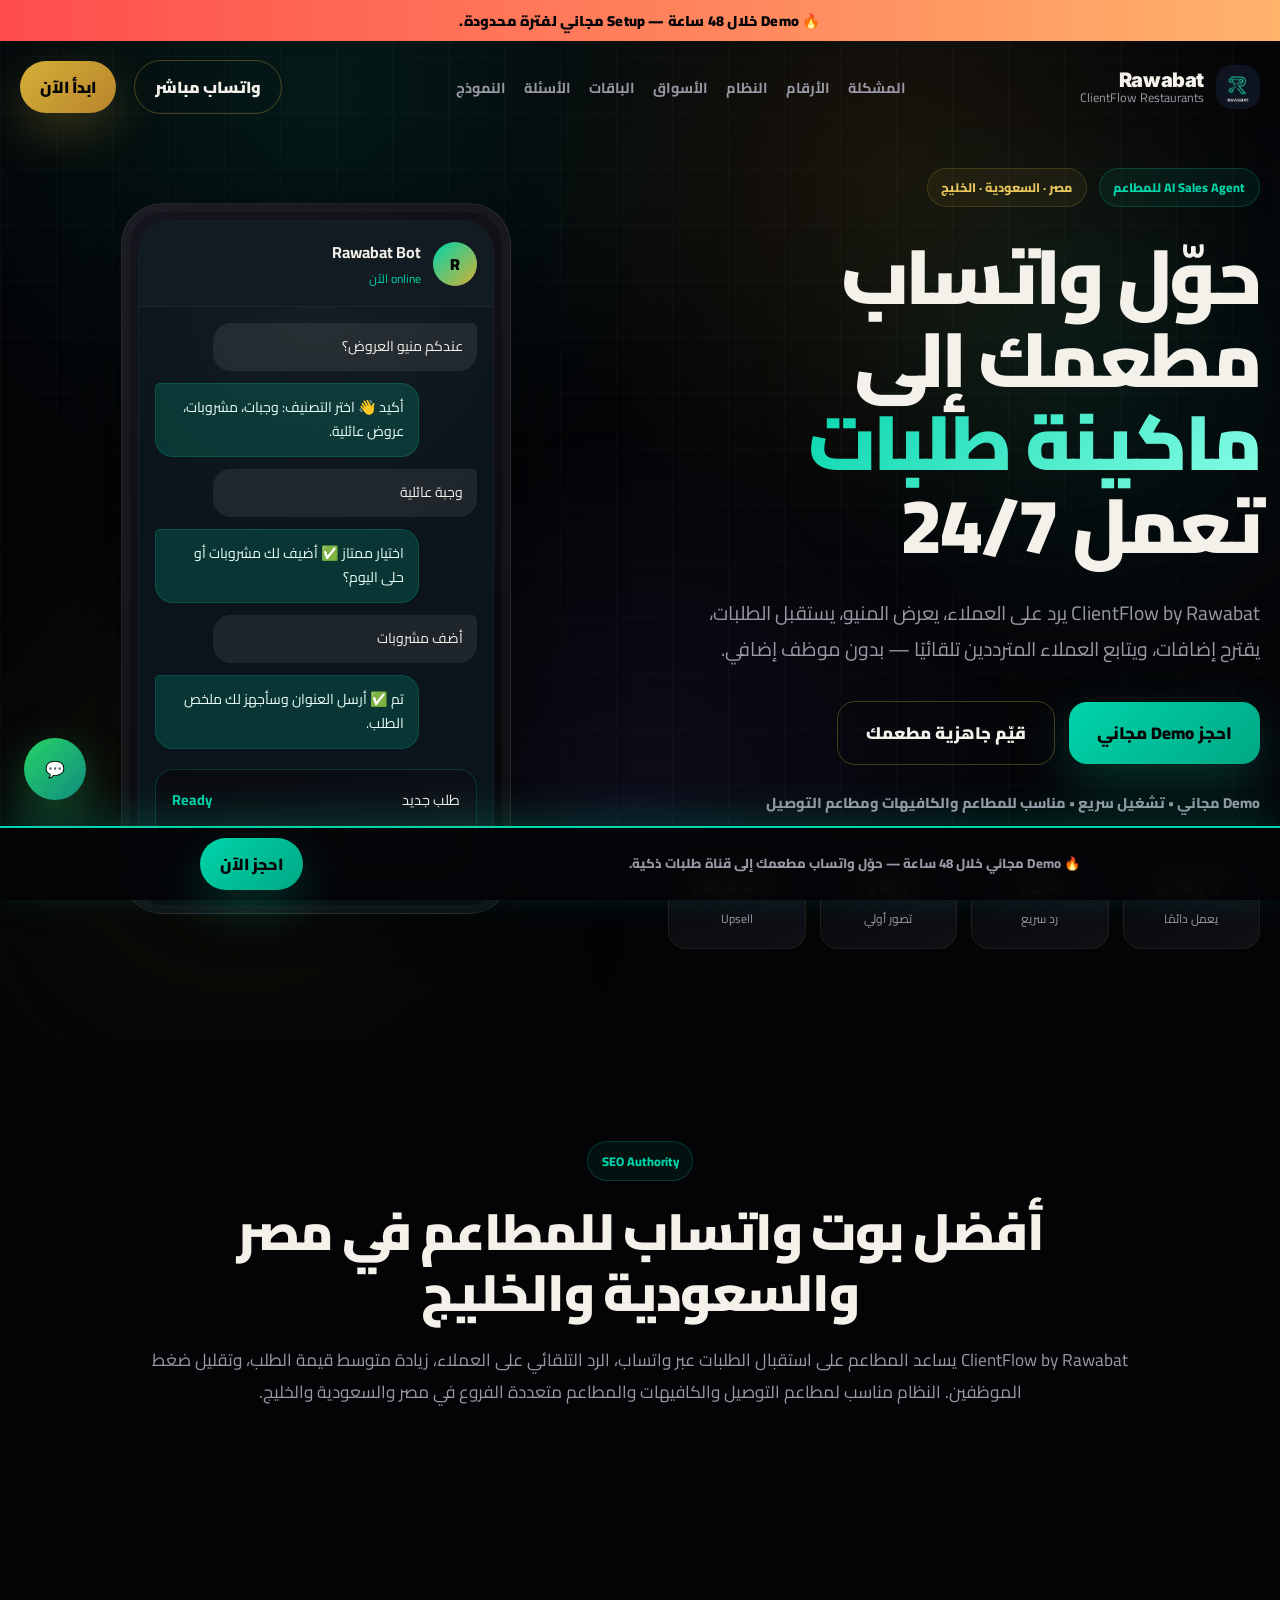
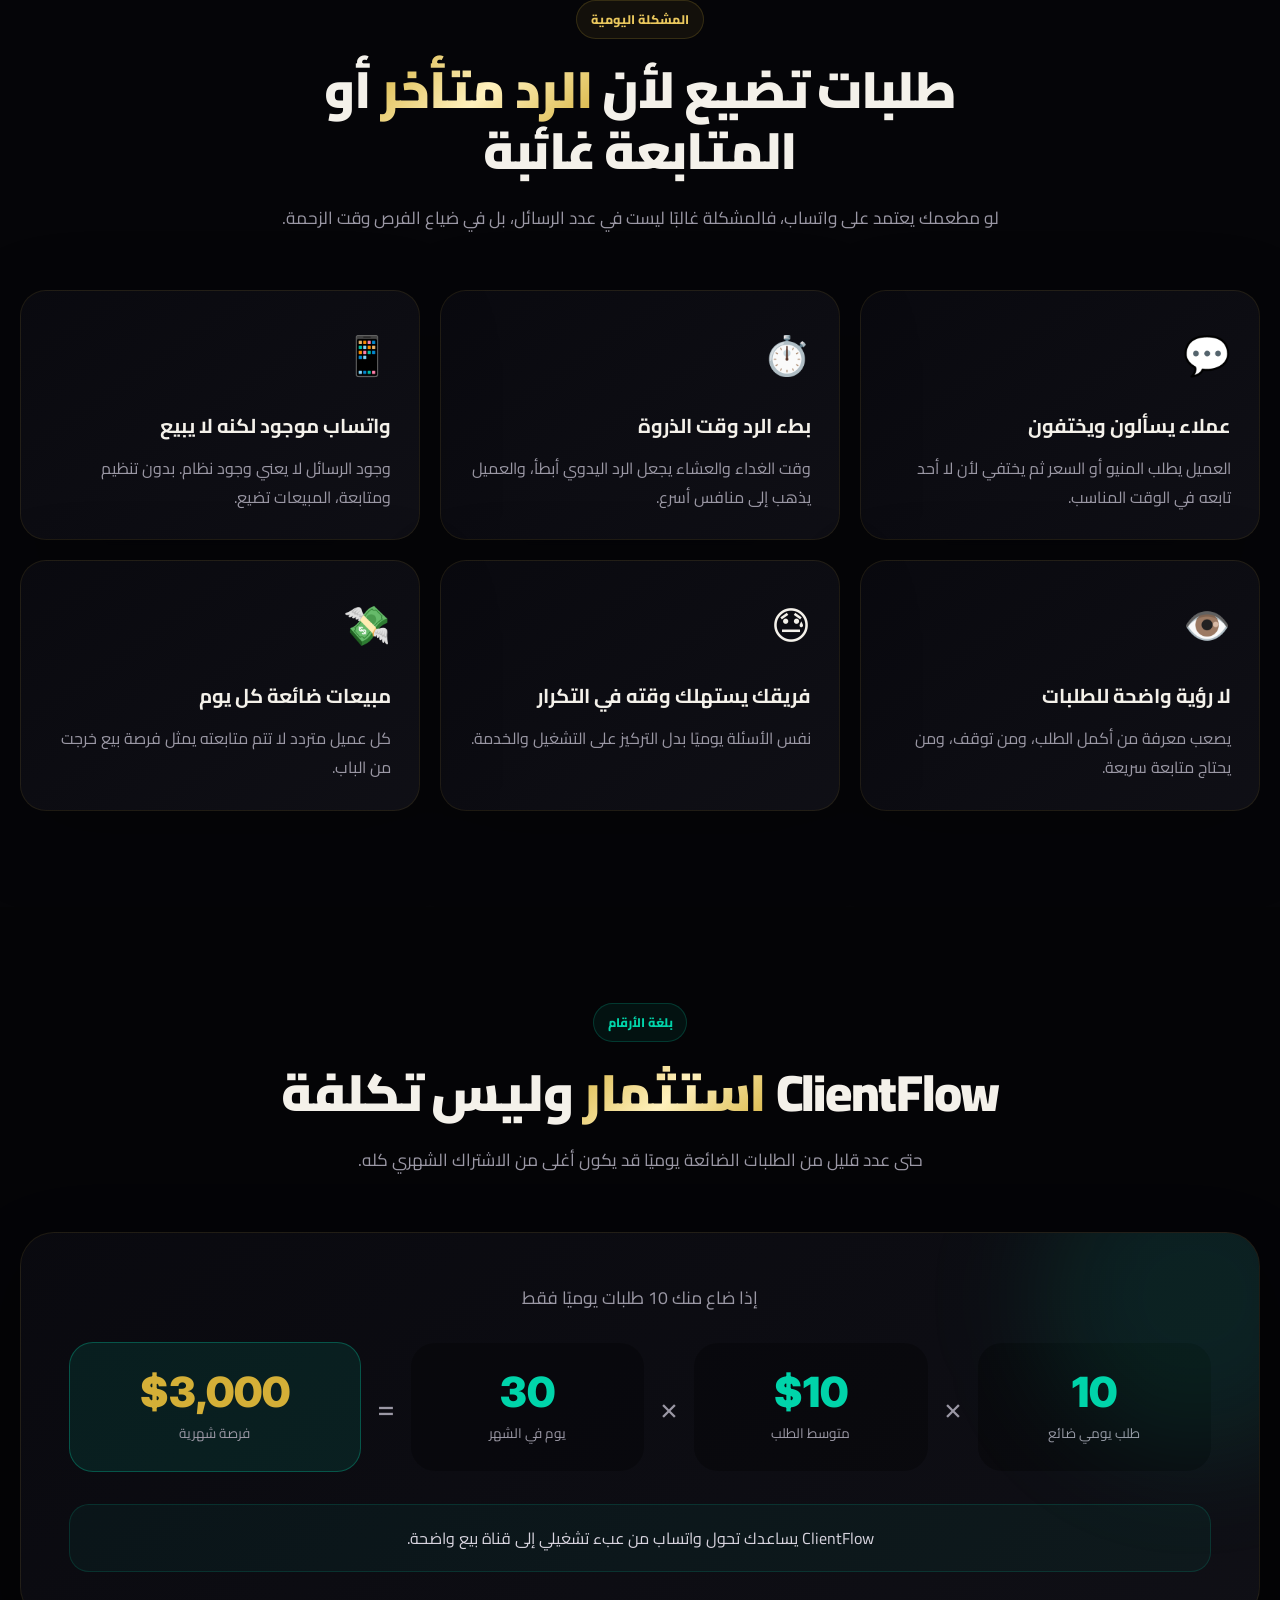
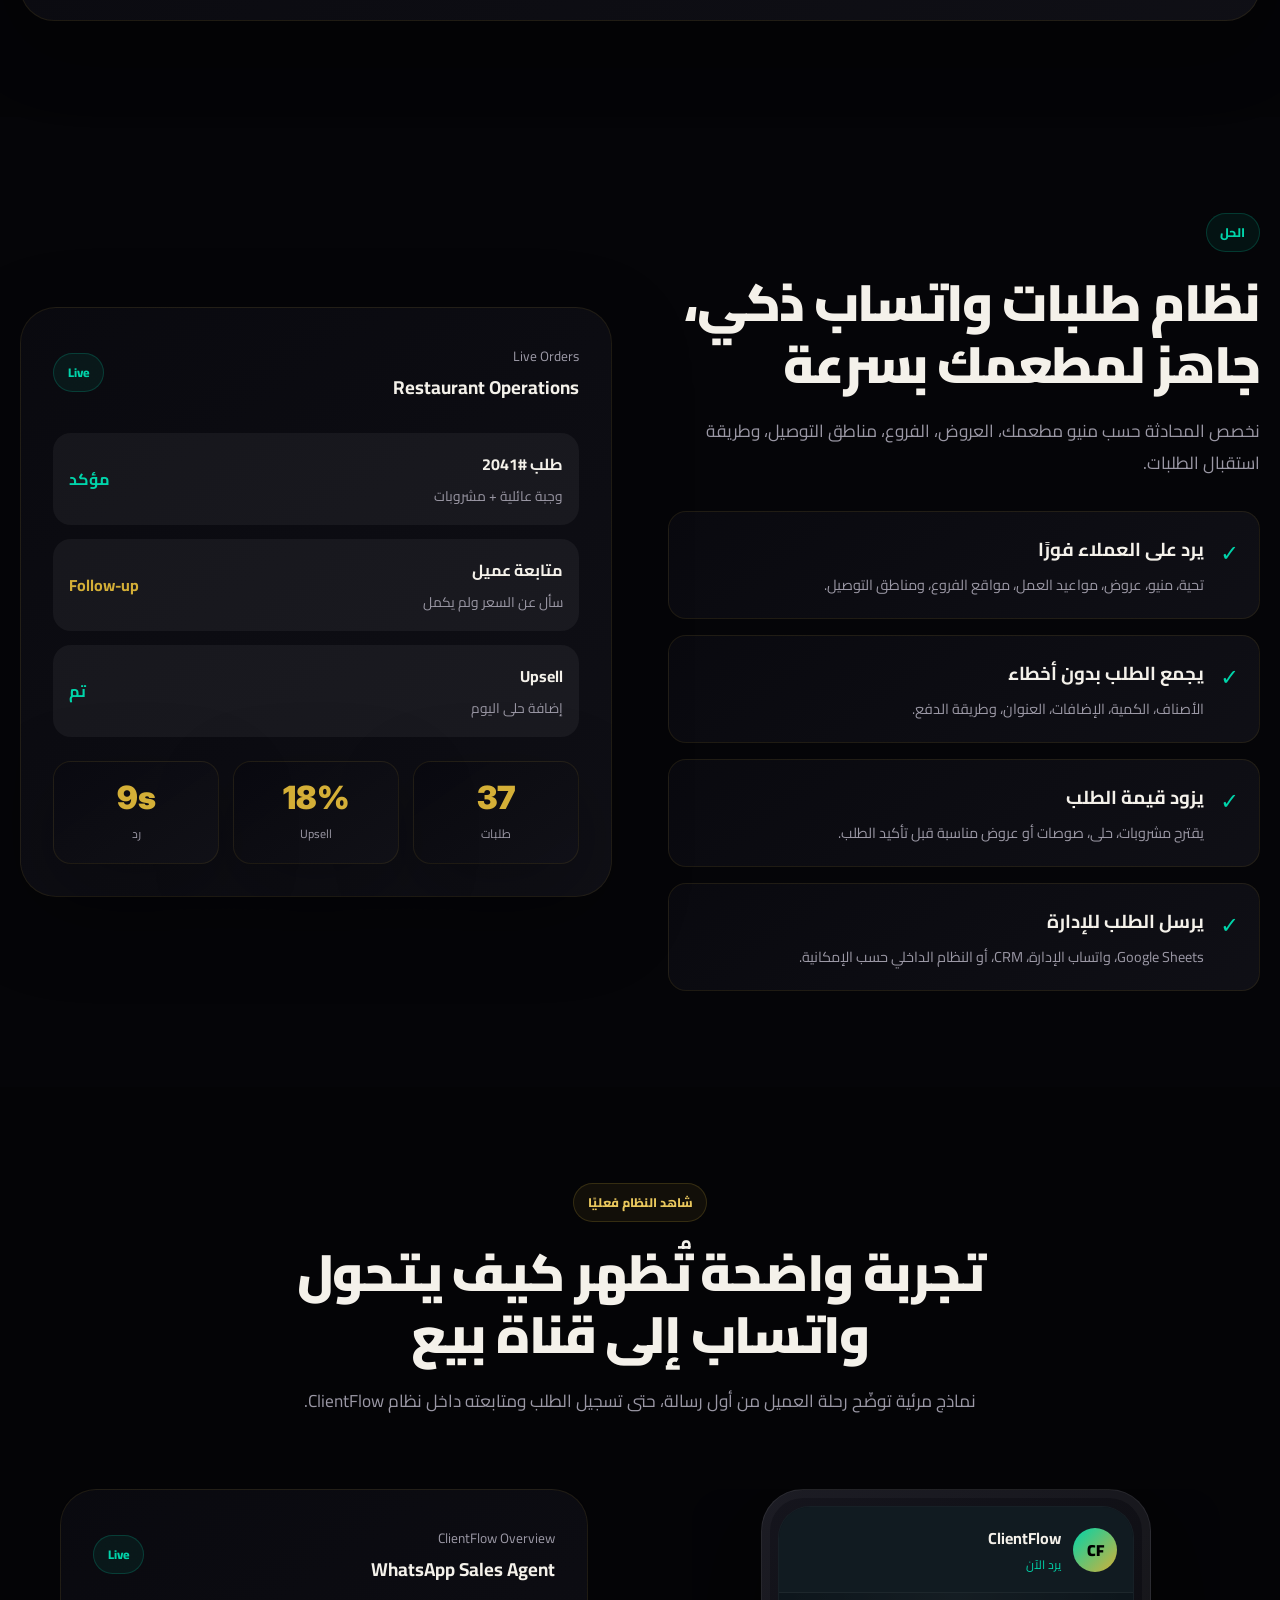
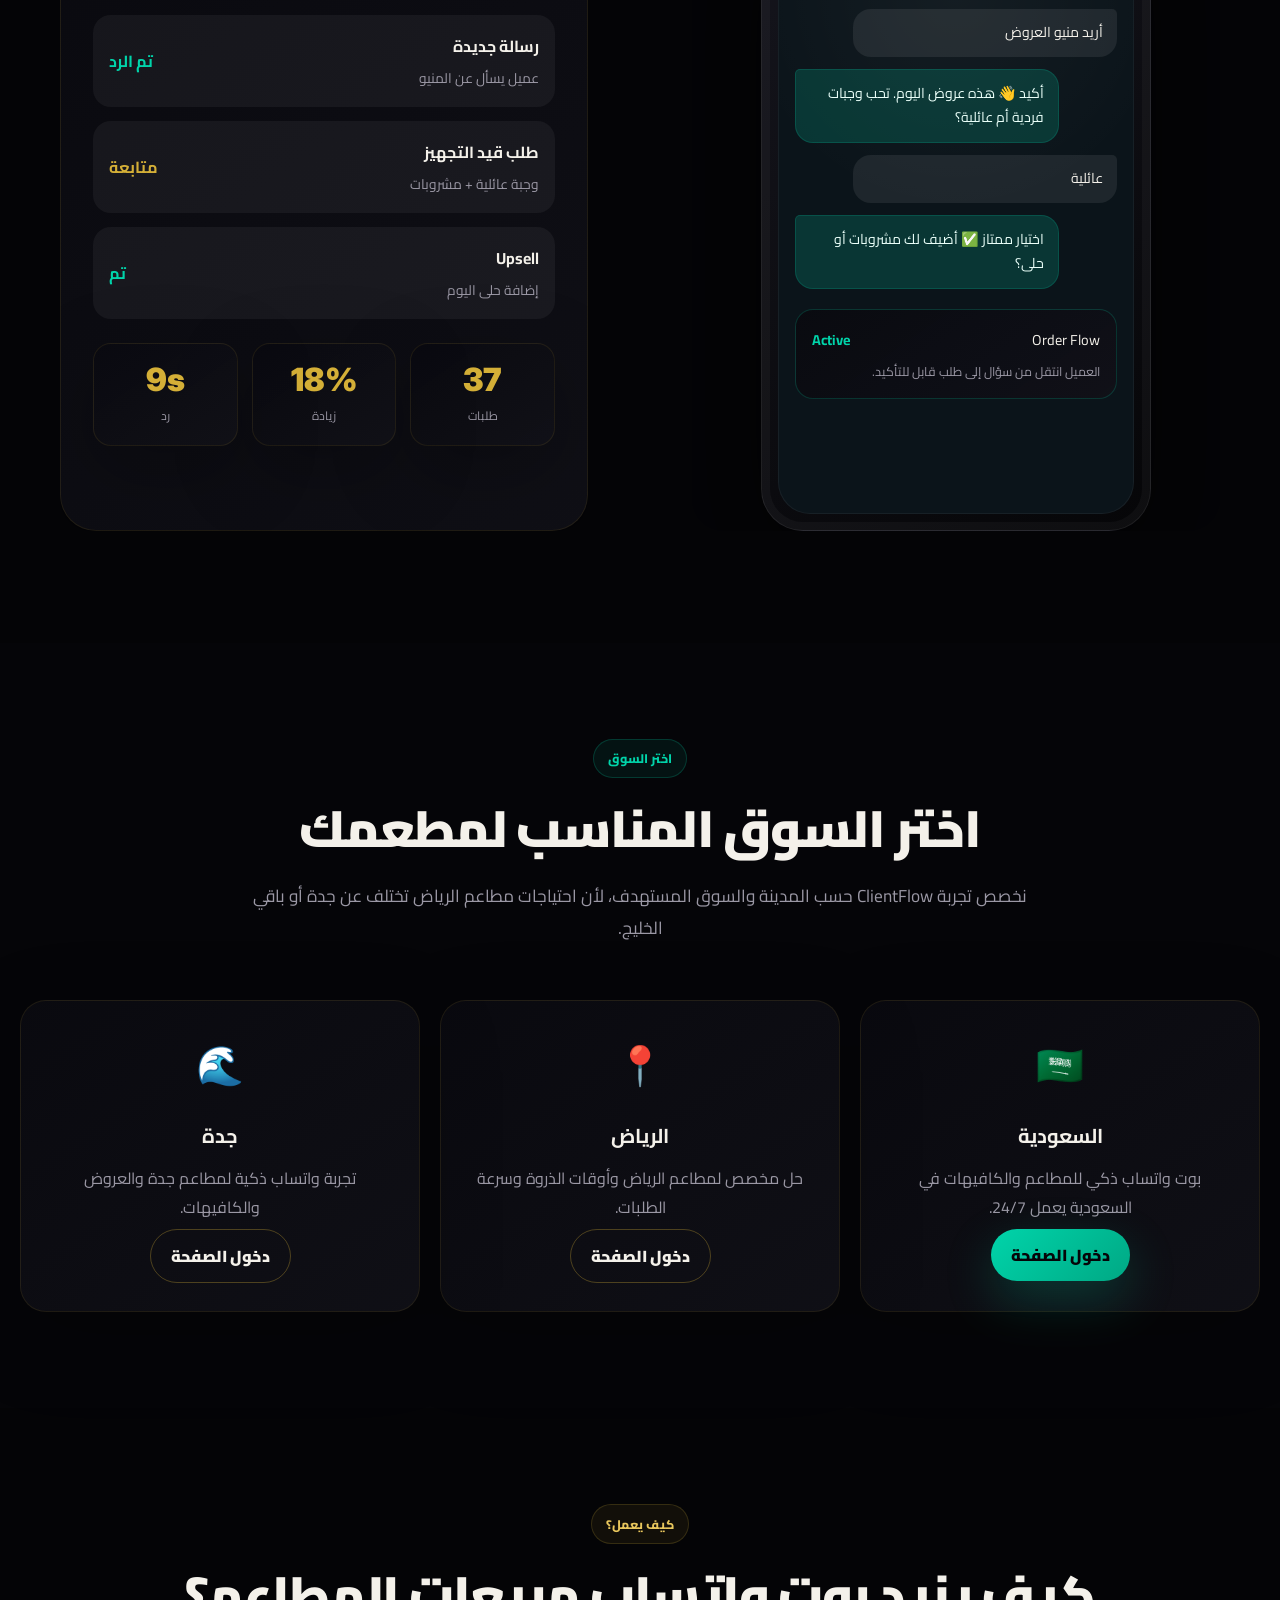
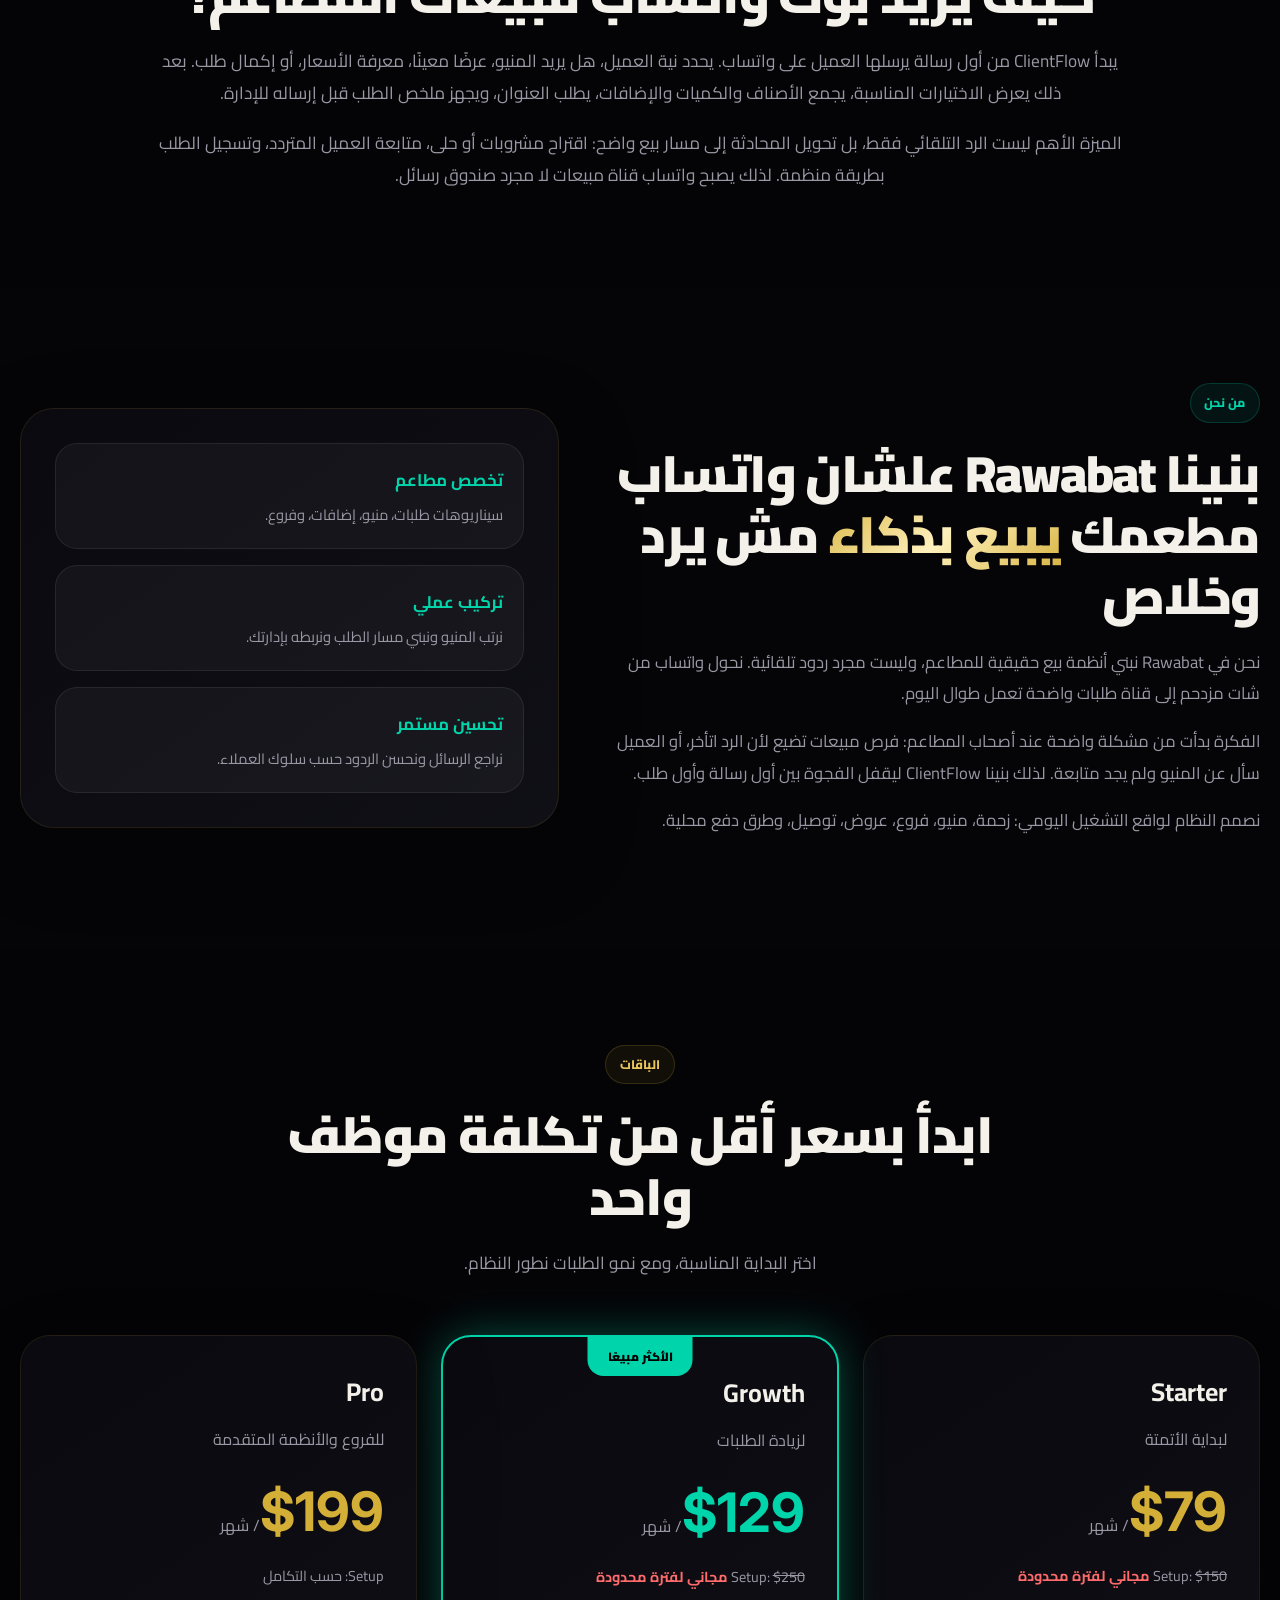
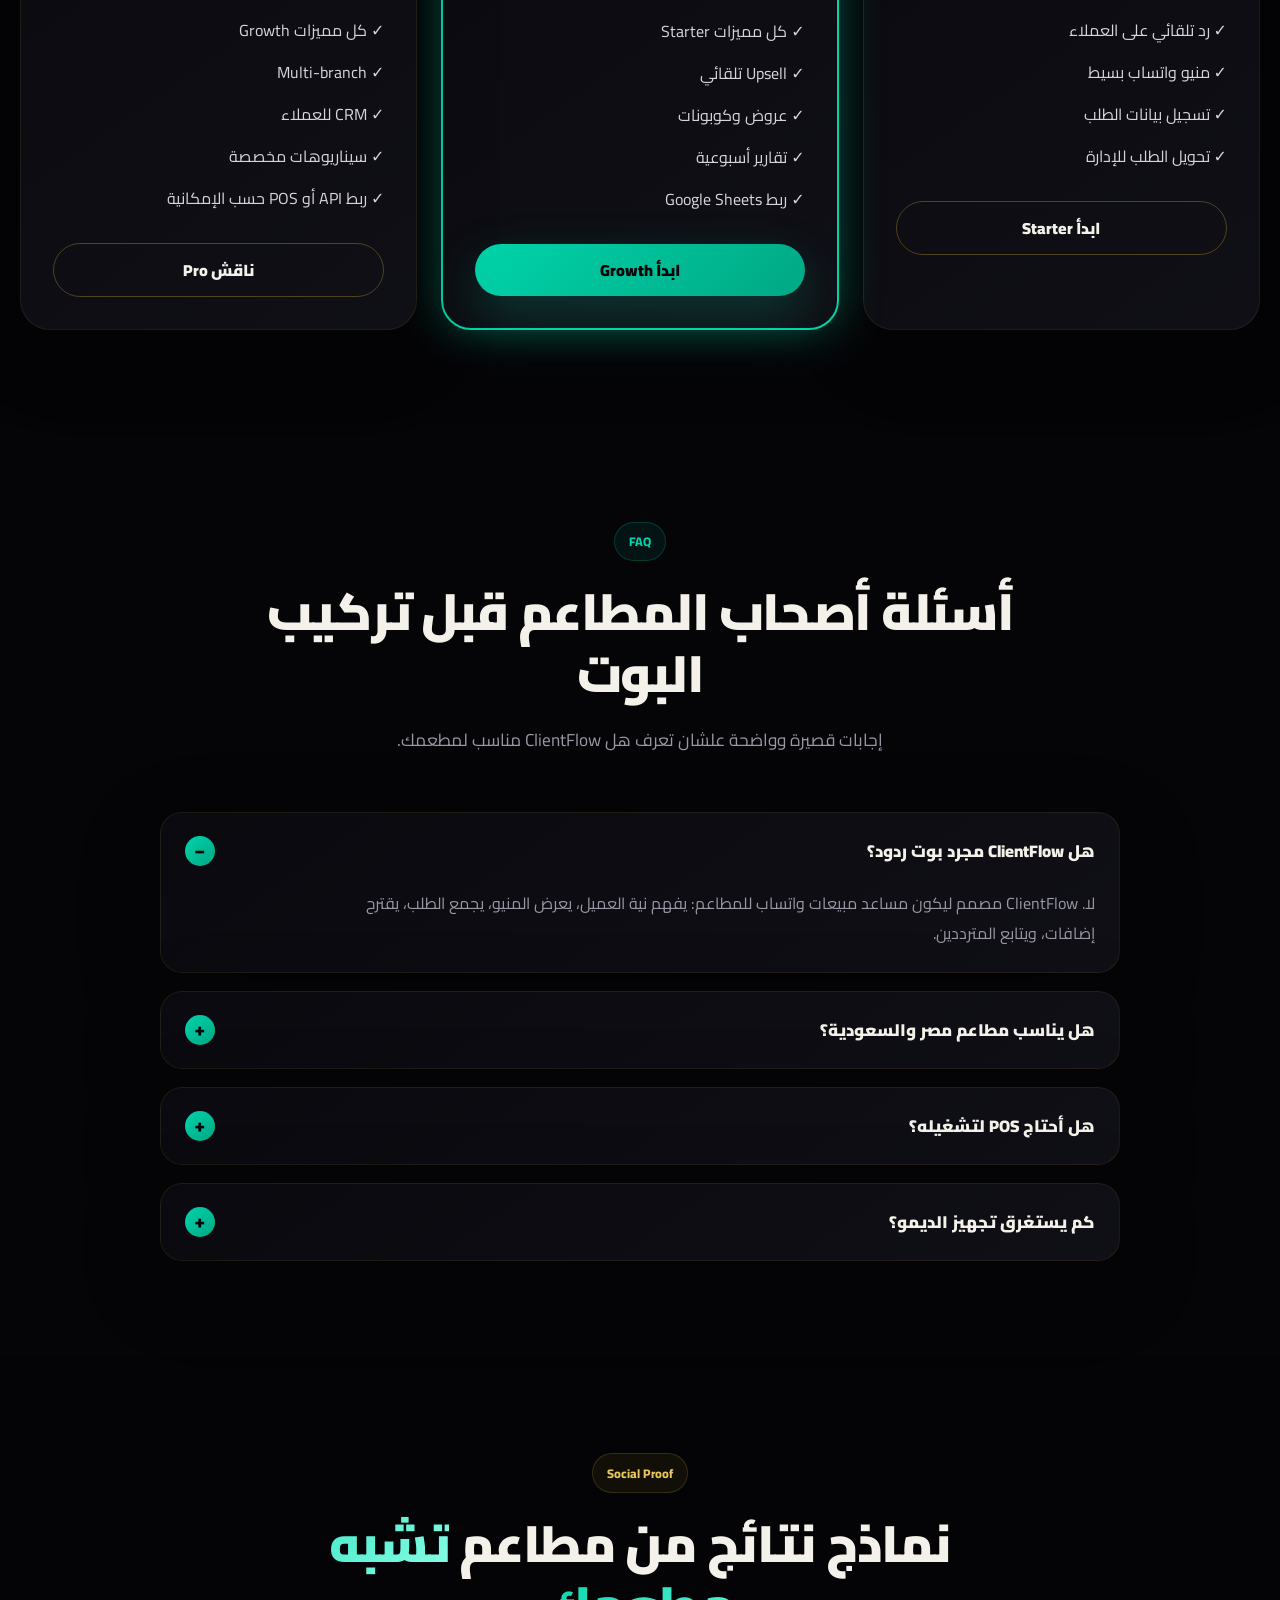
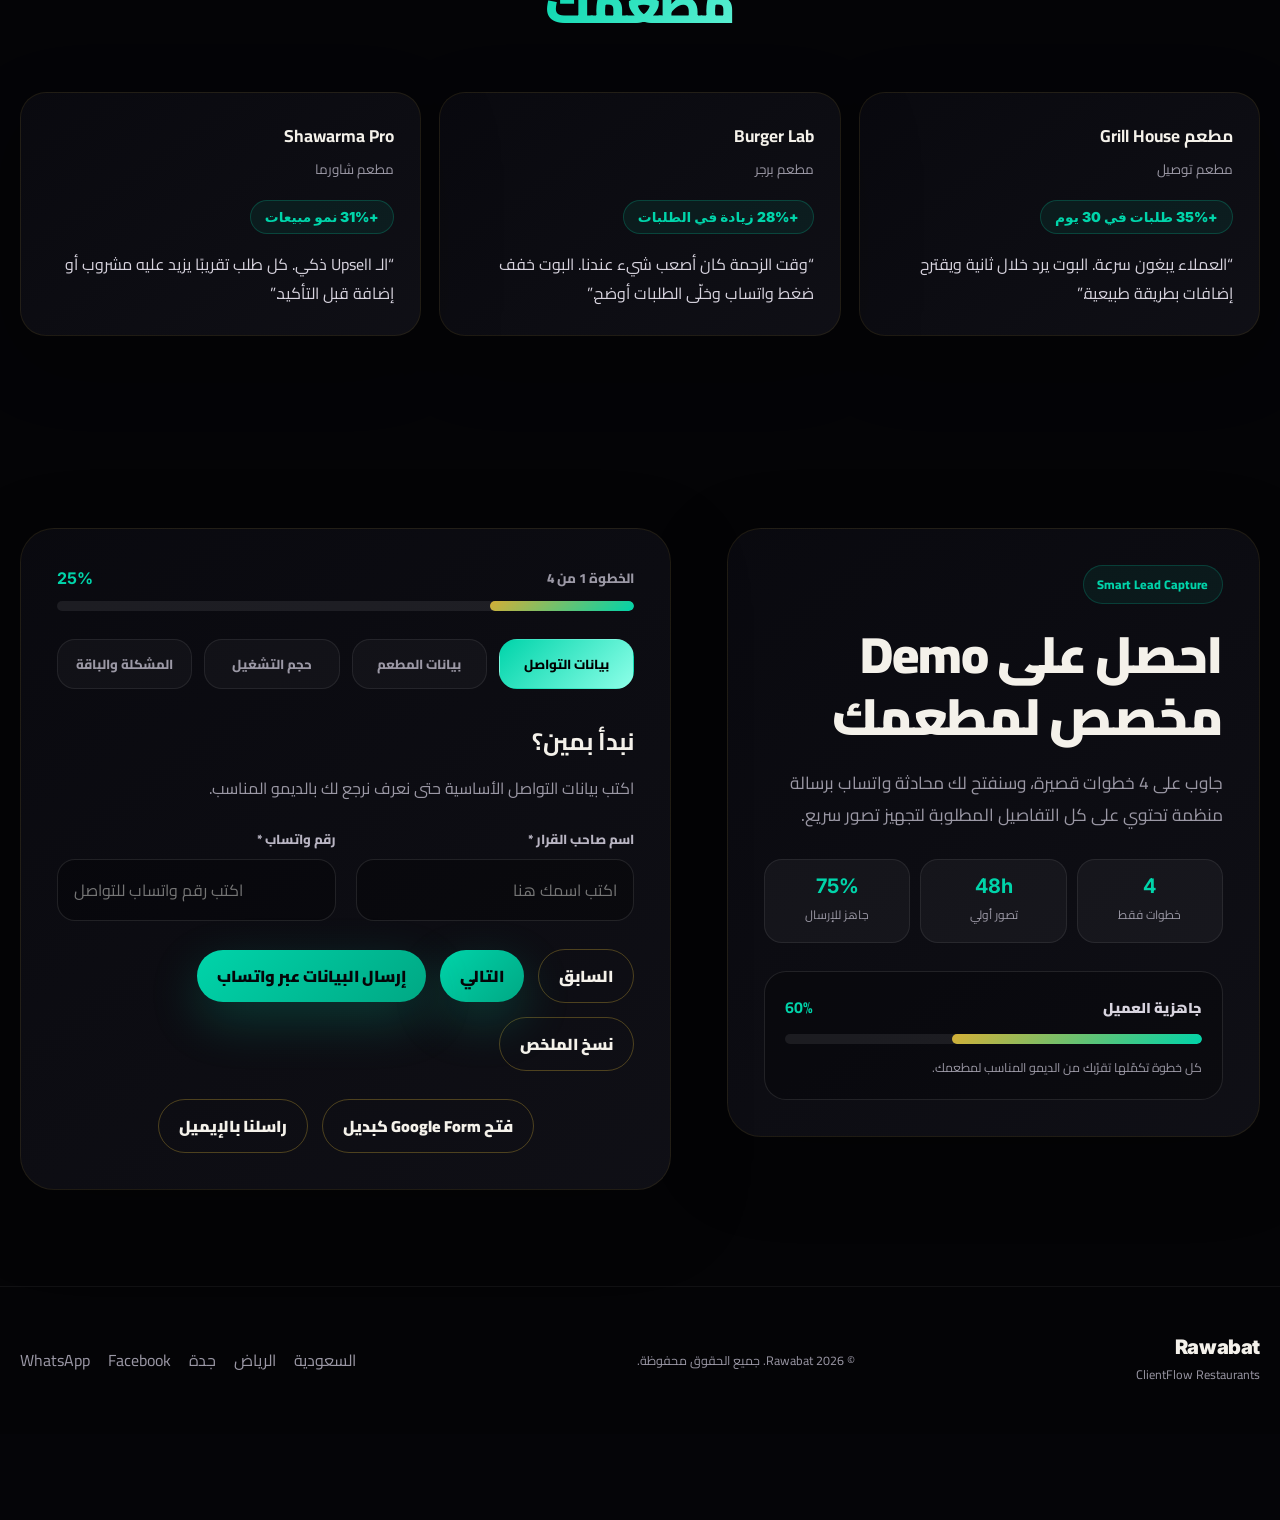
<file: index.html>
<!DOCTYPE html>
<html lang="ar" dir="rtl">
<head>
  <meta charset="UTF-8" />
  <meta name="viewport" content="width=device-width, initial-scale=1.0, viewport-fit=cover" />
  <meta http-equiv="X-UA-Compatible" content="IE=edge" />

  <title>بوت واتساب للمطاعم | ClientFlow by Rawabat لمصر والسعودية والخليج</title>
  <meta name="description" content="ClientFlow by Rawabat يحوّل واتساب مطعمك إلى نظام طلبات ذكي يعمل 24/7. بوت واتساب للمطاعم في مصر والسعودية والخليج يرد على العملاء، يعرض المنيو، يستقبل الطلبات، يقترح إضافات، ويتابع العملاء المترددين." />
  <meta name="keywords" content="بوت واتساب للمطاعم, بوت واتساب مطاعم مصر, بوت واتساب مطاعم السعودية, نظام طلبات واتساب, واتساب بزنس مطاعم, أتمتة مطاعم, ClientFlow, Rawabat, restaurant whatsapp bot, whatsapp ordering system" />
  <meta name="author" content="Rawabat" />
  <meta name="robots" content="index, follow, max-image-preview:large" />
  <meta name="theme-color" content="#050508" />
  <meta name="application-name" content="Rawabat ClientFlow" />
  <meta name="apple-mobile-web-app-title" content="Rawabat ClientFlow" />

  <link rel="canonical" href="https://getrawabat.com/" />
  <link rel="alternate" hreflang="ar-eg" href="https://getrawabat.com/" />
  <link rel="alternate" hreflang="ar-sa" href="https://getrawabat.com/saudi-whatsapp-bot/" />
  <link rel="alternate" hreflang="x-default" href="https://getrawabat.com/" />

  <meta property="fb:app_id" content="1497337685264521" />
  <meta property="og:type" content="website" />
  <meta property="og:url" content="https://getrawabat.com/" />
  <meta property="og:title" content="بوت واتساب للمطاعم | زود طلباتك تلقائيًا - Rawabat" />
  <meta property="og:description" content="حوّل واتساب مطعمك إلى آلة مبيعات تعمل 24/7. يستقبل الطلبات، يرد على العملاء، ويزود أرباحك بدون موظفين إضافيين. احجز Demo مجاني الآن." />
  <meta property="og:image" content="https://getrawabat.com/og.png" />
  <meta property="og:image:secure_url" content="https://getrawabat.com/og.png" />
  <meta property="og:image:type" content="image/png" />
  <meta property="og:image:width" content="1200" />
  <meta property="og:image:height" content="630" />
  <meta property="og:image:alt" content="ClientFlow by Rawabat - WhatsApp Sales Agent for Restaurants" />
  <meta property="og:site_name" content="Rawabat" />
  <meta property="og:locale" content="ar_AR" />
  <meta property="og:locale:alternate" content="ar_SA" />
  <meta property="article:author" content="Rawabat" />
  <meta property="article:published_time" content="2026-05-06T08:00:00+03:00" />
  <meta property="article:modified_time" content="2026-05-06T08:00:00+03:00" />

  <meta name="twitter:card" content="summary_large_image" />
  <meta name="twitter:title" content="بوت واتساب للمطاعم | زود طلباتك تلقائيًا - Rawabat" />
  <meta name="twitter:description" content="حوّل واتساب مطعمك إلى آلة مبيعات تعمل 24/7. يستقبل الطلبات، يرد على العملاء، ويزود أرباحك بدون موظفين إضافيين. احجز Demo مجاني الآن." />
  <meta name="twitter:image" content="https://getrawabat.com/og.png" />

  <link rel="icon" type="image/jpeg" href="/logo.jpeg" />
  <link rel="manifest" href="/site.webmanifest" />
  <link rel="preload" as="image" href="/og.png" />
  <link rel="preconnect" href="https://fonts.googleapis.com" />
  <link rel="preconnect" href="https://fonts.gstatic.com" crossorigin />
  <link href="https://fonts.googleapis.com/css2?family=Cairo:wght@300;400;500;600;700;800;900&family=Inter:wght@400;600;700;800;900&display=swap" rel="stylesheet" />
  <link rel="stylesheet" href="/style.css?v=8" />

  <script type="application/ld+json">
  {
    "@context": "https://schema.org",
    "@graph": [
      {
        "@type": "Organization",
        "@id": "https://getrawabat.com/#organization",
        "name": "Rawabat",
        "url": "https://getrawabat.com/",
        "logo": "https://getrawabat.com/logo.jpeg",
        "sameAs": ["https://www.facebook.com/rawabat/"]
      },
      {
        "@type": "WebSite",
        "@id": "https://getrawabat.com/#website",
        "url": "https://getrawabat.com/",
        "name": "Rawabat ClientFlow",
        "publisher": { "@id": "https://getrawabat.com/#organization" },
        "inLanguage": "ar"
      },
      {
        "@type": "SoftwareApplication",
        "@id": "https://getrawabat.com/#clientflow",
        "name": "ClientFlow by Rawabat",
        "applicationCategory": "BusinessApplication",
        "operatingSystem": "Web",
        "description": "بوت واتساب ذكي للمطاعم يساعد على الرد التلقائي واستقبال الطلبات وزيادة المبيعات في مصر والسعودية والخليج.",
        "offers": {
          "@type": "Offer",
          "price": "79",
          "priceCurrency": "USD",
          "availability": "https://schema.org/InStock"
        },
        "provider": { "@id": "https://getrawabat.com/#organization" }
      },
      {
        "@type": "Service",
        "@id": "https://getrawabat.com/#service",
        "name": "بوت واتساب للمطاعم",
        "serviceType": "Restaurant WhatsApp Automation",
        "provider": { "@id": "https://getrawabat.com/#organization" },
        "areaServed": ["Egypt", "Saudi Arabia", "Kuwait", "United Arab Emirates"],
        "description": "نظام أتمتة واتساب للمطاعم لاستقبال الطلبات والرد على العملاء وزيادة متوسط قيمة الطلب."
      },
      {
        "@type": "FAQPage",
        "@id": "https://getrawabat.com/#faq",
        "mainEntity": [
          {
            "@type": "Question",
            "name": "ما هو ClientFlow؟",
            "acceptedAnswer": {
              "@type": "Answer",
              "text": "ClientFlow هو بوت واتساب ذكي للمطاعم يرد على العملاء، يعرض المنيو، يستقبل الطلبات، يقترح إضافات، ويتابع العملاء المترددين."
            }
          },
          {
            "@type": "Question",
            "name": "هل يناسب مطاعم مصر والسعودية؟",
            "acceptedAnswer": {
              "@type": "Answer",
              "text": "نعم، يمكن تخصيص ClientFlow لمطاعم مصر والسعودية والخليج حسب المنيو، الأسعار، الفروع، ومناطق التوصيل."
            }
          },
          {
            "@type": "Question",
            "name": "كم يستغرق تجهيز الديمو؟",
            "acceptedAnswer": {
              "@type": "Answer",
              "text": "يمكن تجهيز تصور أو Demo أولي خلال 48 ساعة حسب جاهزية المنيو وسيناريوهات الطلب."
            }
          }
        ]
      }
    ]
  }
  </script>
</head>

<body>
  
  <div class="urgency-bar">🔥 Demo خلال 48 ساعة — Setup مجاني لفترة محدودة.</div>

  <div class="site-bg" aria-hidden="true">
    <div class="site-bg__gradients"></div>
    <div class="site-bg__grid"></div>
  </div>

  <nav id="nav" class="site-nav" aria-label="القائمة الرئيسية">
    <div class="container nav__inner">
      <a href="#home" class="brand" aria-label="Rawabat ClientFlow الصفحة الرئيسية">
        <span class="brand__logo-wrap">
          <img src="/logo.jpeg" alt="Rawabat" class="brand__logo" width="44" height="44" />
        </span>
        <span class="brand__text">
          <span class="brand__name">Rawabat</span>
          <span class="brand__subtitle">ClientFlow Restaurants</span>
        </span>
      </a>

      <div class="nav__links" aria-label="روابط الصفحة">
        <a href="#problem">المشكلة</a>
        <a href="#roi">الأرقام</a>
        <a href="#proof">النظام</a>
        <a href="#markets">الأسواق</a>
        <a href="#pricing">الباقات</a>
        <a href="#faq">الأسئلة</a>
        <a href="#lead-form">النموذج</a>
      </div>

      <div class="nav__actions">
        <a class="btn btn--outline" data-track-lead="whatsapp_nav" href="https://wa.me/201000045140?text=مرحبًا، أريد تجربة ClientFlow لمطعمي" target="_blank" rel="noopener noreferrer">واتساب مباشر</a>
        <a class="btn btn--gold" data-track-contact="nav_form" href="#lead-form">ابدأ الآن</a>
      </div>
    </div>
  </nav>

  <main id="home" class="main-content">
    <section class="hero section section--hero">
      <div class="orb orb--teal" aria-hidden="true"></div>
      <div class="orb orb--gold" aria-hidden="true"></div>

      <div class="container hero__grid">
        <div class="hero__content reveal">
          <div class="tag-group">
            <span class="tag tag--teal">AI Sales Agent للمطاعم</span>
            <span class="tag">مصر · السعودية · الخليج</span>
          </div>

          <h1 class="hero__title">
            حوّل واتساب مطعمك إلى <span class="text-teal">ماكينة طلبات</span> تعمل 24/7
          </h1>

          <p class="hero__description">
            ClientFlow by Rawabat يرد على العملاء، يعرض المنيو، يستقبل الطلبات، يقترح إضافات، ويتابع العملاء المترددين تلقائيًا — بدون موظف إضافي.
          </p>

          <div class="hero__actions">
            <a class="btn btn--teal btn--large" data-track-lead="hero_whatsapp" href="https://wa.me/201000045140?text=مرحبًا، أريد Demo لنظام ClientFlow لمطعمي" target="_blank" rel="noopener noreferrer">احجز Demo مجاني</a>
            <a class="btn btn--outline btn--large" data-track-contact="hero_form" href="#lead-form">قيّم جاهزية مطعمك</a>
          </div>

          <p class="hero__note">Demo مجاني • تشغيل سريع • مناسب للمطاعم والكافيهات ومطاعم التوصيل</p>

          <div class="stats-grid stats-grid--hero" aria-label="أرقام رئيسية">
            <div class="stat-card"><strong>24/7</strong><span>يعمل دائمًا</span></div>
            <div class="stat-card"><strong>&lt;1s</strong><span>رد سريع</span></div>
            <div class="stat-card"><strong>48h</strong><span>تصور أولي</span></div>
            <div class="stat-card"><strong>+AOV</strong><span>Upsell</span></div>
          </div>
        </div>

        <div class="hero__demo reveal" aria-label="محاكاة محادثة واتساب">
          <div class="phone-frame">
            <div class="phone-screen">
              <div class="phone-header">
                <div class="phone-avatar">R</div>
                <div>
                  <strong>Rawabat Bot</strong>
                  <span>online الآن</span>
                </div>
              </div>

              <div class="chat-window">
                <div class="msg msg--in">عندكم منيو العروض؟</div>
                <div class="msg msg--out">أكيد 👋 اختر التصنيف: وجبات، مشروبات، عروض عائلية.</div>
                <div class="msg msg--in">وجبة عائلية</div>
                <div class="msg msg--out">اختيار ممتاز ✅ أضيف لك مشروبات أو حلى اليوم؟</div>
                <div class="msg msg--in">أضف مشروبات</div>
                <div class="msg msg--out">تم ✅ أرسل العنوان وسأجهز لك ملخص الطلب.</div>
                <div class="order-card">
                  <div class="order-card__top"><span>طلب جديد</span><strong>Ready</strong></div>
                  <p>وجبة عائلية + مشروبات<br />تم تجهيز الطلب وتحويله للإدارة تلقائيًا.</p>
                </div>
              </div>
            </div>
          </div>
        </div>
      </div>
    </section>

    <section id="seo-intro" class="seo-content section section--muted">
      <div class="container reveal">
        <div class="section-head">
          <span class="tag tag--teal">SEO Authority</span>
          <h2>أفضل بوت واتساب للمطاعم في مصر والسعودية والخليج</h2>
          <p>
            ClientFlow by Rawabat يساعد المطاعم على استقبال الطلبات عبر واتساب، الرد التلقائي على العملاء، زيادة متوسط قيمة الطلب، وتقليل ضغط الموظفين.
            النظام مناسب لمطاعم التوصيل والكافيهات والمطاعم متعددة الفروع في مصر والسعودية والخليج.
          </p>
        </div>
      </div>
    </section>

    <section id="problem" class="section section--problem">
      <div class="container">
        <div class="section-head reveal">
          <span class="tag">المشكلة اليومية</span>
          <h2>طلبات تضيع لأن <span class="text-gold">الرد متأخر</span> أو المتابعة غائبة</h2>
          <p>لو مطعمك يعتمد على واتساب، فالمشكلة غالبًا ليست في عدد الرسائل، بل في ضياع الفرص وقت الزحمة.</p>
        </div>

        <div class="cards-grid cards-grid--three">
          <article class="feature-card reveal"><div class="feature-card__icon">💬</div><h3>عملاء يسألون ويختفون</h3><p>العميل يطلب المنيو أو السعر ثم يختفي لأن لا أحد تابعه في الوقت المناسب.</p></article>
          <article class="feature-card reveal"><div class="feature-card__icon">⏱️</div><h3>بطء الرد وقت الذروة</h3><p>وقت الغداء والعشاء يجعل الرد اليدوي أبطأ، والعميل يذهب إلى منافس أسرع.</p></article>
          <article class="feature-card reveal"><div class="feature-card__icon">📱</div><h3>واتساب موجود لكنه لا يبيع</h3><p>وجود الرسائل لا يعني وجود نظام. بدون تنظيم ومتابعة، المبيعات تضيع.</p></article>
          <article class="feature-card reveal"><div class="feature-card__icon">👁️</div><h3>لا رؤية واضحة للطلبات</h3><p>يصعب معرفة من أكمل الطلب، ومن توقف، ومن يحتاج متابعة سريعة.</p></article>
          <article class="feature-card reveal"><div class="feature-card__icon">😓</div><h3>فريقك يستهلك وقته في التكرار</h3><p>نفس الأسئلة يوميًا بدل التركيز على التشغيل والخدمة.</p></article>
          <article class="feature-card reveal"><div class="feature-card__icon">💸</div><h3>مبيعات ضائعة كل يوم</h3><p>كل عميل متردد لا تتم متابعته يمثل فرصة بيع خرجت من الباب.</p></article>
        </div>
      </div>
    </section>

    <section id="roi" class="section section--muted">
      <div class="container">
        <div class="section-head reveal">
          <span class="tag tag--teal">بلغة الأرقام</span>
          <h2>ClientFlow <span class="text-gold">استثمار</span> وليس تكلفة</h2>
          <p>حتى عدد قليل من الطلبات الضائعة يوميًا قد يكون أغلى من الاشتراك الشهري كله.</p>
        </div>

        <div class="roi-box reveal">
          <div class="roi-box__orb" aria-hidden="true"></div>
          <p class="roi-box__intro">إذا ضاع منك 10 طلبات يوميًا فقط</p>
          <div class="roi-equation" aria-label="معادلة الخسارة الشهرية المحتملة">
            <div class="roi-item"><strong>10</strong><span>طلب يومي ضائع</span></div>
            <div class="roi-operator">×</div>
            <div class="roi-item"><strong>$10</strong><span>متوسط الطلب</span></div>
            <div class="roi-operator">×</div>
            <div class="roi-item"><strong>30</strong><span>يوم في الشهر</span></div>
            <div class="roi-operator">=</div>
            <div class="roi-result"><strong>$3,000</strong><span>فرصة شهرية</span></div>
          </div>
          <div class="roi-note">ClientFlow يساعدك تحول واتساب من عبء تشغيلي إلى قناة بيع واضحة.</div>
        </div>
      </div>
    </section>

    <section id="solution" class="section section--solution">
      <div class="container split-grid">
        <div class="reveal">
          <span class="tag tag--teal">الحل</span>
          <h2>نظام طلبات واتساب ذكي، جاهز لمطعمك بسرعة</h2>
          <p>نخصص المحادثة حسب منيو مطعمك، العروض، الفروع، مناطق التوصيل، وطريقة استقبال الطلبات.</p>

          <div class="check-list">
            <div class="check-item"><span>✓</span><div><h3>يرد على العملاء فورًا</h3><p>تحية، منيو، عروض، مواعيد العمل، مواقع الفروع، ومناطق التوصيل.</p></div></div>
            <div class="check-item"><span>✓</span><div><h3>يجمع الطلب بدون أخطاء</h3><p>الأصناف، الكمية، الإضافات، العنوان، وطريقة الدفع.</p></div></div>
            <div class="check-item"><span>✓</span><div><h3>يزود قيمة الطلب</h3><p>يقترح مشروبات، حلى، صوصات أو عروض مناسبة قبل تأكيد الطلب.</p></div></div>
            <div class="check-item"><span>✓</span><div><h3>يرسل الطلب للإدارة</h3><p>Google Sheets، واتساب الإدارة، CRM، أو النظام الداخلي حسب الإمكانية.</p></div></div>
          </div>
        </div>

        <div class="dashboard-card reveal">
          <div class="dashboard-card__head">
            <div><span>Live Orders</span><h3>Restaurant Operations</h3></div>
            <span class="tag tag--teal">Live</span>
          </div>
          <div class="orders-list">
            <div class="order-row"><div><strong>طلب #2041</strong><span>وجبة عائلية + مشروبات</span></div><strong class="status status--confirmed">مؤكد</strong></div>
            <div class="order-row"><div><strong>متابعة عميل</strong><span>سأل عن السعر ولم يكمل</span></div><strong class="status status--pending">Follow-up</strong></div>
            <div class="order-row"><div><strong>Upsell</strong><span>إضافة حلى اليوم</span></div><strong class="status status--confirmed">تم</strong></div>
          </div>
          <div class="stats-grid stats-grid--dashboard">
            <div class="stat-card"><strong>37</strong><span>طلبات</span></div>
            <div class="stat-card"><strong>18%</strong><span>Upsell</span></div>
            <div class="stat-card"><strong>9s</strong><span>رد</span></div>
          </div>
        </div>
      </div>
    </section>

    <section id="proof" class="section section--muted">
      <div class="container">
        <div class="section-head reveal">
          <span class="tag">شاهد النظام فعليًا</span>
          <h2>تجربة واضحة تُظهر كيف يتحول واتساب إلى قناة بيع</h2>
          <p>نماذج مرئية توضّح رحلة العميل من أول رسالة، حتى تسجيل الطلب ومتابعته داخل نظام ClientFlow.</p>
        </div>

        <div class="media-grid">
          <figure class="media-card reveal" aria-label="نموذج محادثة واتساب داخل ClientFlow">
            <div class="phone-frame proof-mockup">
              <div class="phone-screen">
                <div class="phone-header"><div class="phone-avatar">CF</div><div><strong>ClientFlow</strong><span>يرد الآن</span></div></div>
                <div class="chat-window">
                  <div class="msg msg--in">أريد منيو العروض</div>
                  <div class="msg msg--out">أكيد 👋 هذه عروض اليوم. تحب وجبات فردية أم عائلية؟</div>
                  <div class="msg msg--in">عائلية</div>
                  <div class="msg msg--out">اختيار ممتاز ✅ أضيف لك مشروبات أو حلى؟</div>
                  <div class="order-card"><div class="order-card__top"><span>Order Flow</span><strong>Active</strong></div><p>العميل انتقل من سؤال إلى طلب قابل للتأكيد.</p></div>
                </div>
              </div>
            </div>
          </figure>

          <figure class="media-card reveal" aria-label="نموذج لوحة متابعة ClientFlow">
            <div class="dashboard-card proof-mockup">
              <div class="dashboard-card__head"><div><span>ClientFlow Overview</span><h3>WhatsApp Sales Agent</h3></div><span class="tag tag--teal">Live</span></div>
              <div class="orders-list">
                <div class="order-row"><div><strong>رسالة جديدة</strong><span>عميل يسأل عن المنيو</span></div><strong class="status status--confirmed">تم الرد</strong></div>
                <div class="order-row"><div><strong>طلب قيد التجهيز</strong><span>وجبة عائلية + مشروبات</span></div><strong class="status status--pending">متابعة</strong></div>
                <div class="order-row"><div><strong>Upsell</strong><span>إضافة حلى اليوم</span></div><strong class="status status--confirmed">تم</strong></div>
              </div>
              <div class="stats-grid stats-grid--dashboard"><div class="stat-card"><strong>37</strong><span>طلبات</span></div><div class="stat-card"><strong>18%</strong><span>زيادة</span></div><div class="stat-card"><strong>9s</strong><span>رد</span></div></div>
            </div>
          </figure>
        </div>
      </div>
    </section>

    <section id="markets" class="section section--markets">
      <div class="container">
        <div class="section-head reveal">
          <span class="tag tag--teal">اختر السوق</span>
          <h2>
          اختر السوق المناسب
          لمطعمك
          </h2>
          
          <p>
          نخصص تجربة ClientFlow حسب المدينة والسوق المستهدف،
          لأن احتياجات مطاعم الرياض تختلف عن جدة أو باقي الخليج.
          </p>
        </div>

        <div class="cards-grid cards-grid--three">
          <article class="feature-card reveal">
            <div class="feature-card__icon">🇸🇦</div>
            <h3>السعودية</h3>
            
            <p>
            بوت واتساب ذكي للمطاعم والكافيهات
            في السعودية يعمل 24/7.
            </p>
            
            <a href="/saudi-whatsapp-bot/" class="btn btn--teal">
            دخول الصفحة
            </a>
          </article>

          <article class="feature-card reveal">
            <div class="feature-card__icon">📍</div>
            <h3>الرياض</h3>

            <p>
            حل مخصص لمطاعم الرياض
            وأوقات الذروة وسرعة الطلبات.
            </p>
            
            <a href="/riyadh-whatsapp-bot/" class="btn btn--outline">
            دخول الصفحة
            </a>
          </article>

          <article class="feature-card reveal">
            <div class="feature-card__icon">🌊</div>
            <h3>جدة</h3>

            <p>
            تجربة واتساب ذكية لمطاعم جدة
            والعروض والكافيهات.
            </p>
            
            <a href="/jeddah-whatsapp-bot/" class="btn btn--outline">
            دخول الصفحة
            </a>
          </article>
        </div>
      </div>
    </section>

    <section id="how-it-works" class="seo-content section section--muted">
      <div class="container reveal">
        <div class="section-head">
          <span class="tag">كيف يعمل؟</span>
          <h2>كيف يزيد بوت واتساب مبيعات المطاعم؟</h2>
          <p>
            يبدأ ClientFlow من أول رسالة يرسلها العميل على واتساب. يحدد نية العميل، هل يريد المنيو، عرضًا معينًا، معرفة الأسعار، أو إكمال طلب. بعد ذلك يعرض الاختيارات المناسبة، يجمع الأصناف والكميات والإضافات، يطلب العنوان، ويجهز ملخص الطلب قبل إرساله للإدارة.
          </p>
          <p>
            الميزة الأهم ليست الرد التلقائي فقط، بل تحويل المحادثة إلى مسار بيع واضح: اقتراح مشروبات أو حلى، متابعة العميل المتردد، وتسجيل الطلب بطريقة منظمة. لذلك يصبح واتساب قناة مبيعات لا مجرد صندوق رسائل.
          </p>
        </div>
      </div>
    </section>

    <section id="about" class="section section--about">
      <div class="container about-grid">
        <div class="about-copy reveal">
          <span class="tag tag--teal">من نحن</span>
          <h2>بنينا Rawabat علشان واتساب مطعمك <span class="text-gold">يبيع بذكاء</span> مش يرد وخلاص</h2>
          <p>نحن في Rawabat نبني أنظمة بيع حقيقية للمطاعم، وليست مجرد ردود تلقائية. نحول واتساب من شات مزدحم إلى قناة طلبات واضحة تعمل طوال اليوم.</p>
          <p>الفكرة بدأت من مشكلة واضحة عند أصحاب المطاعم: فرص مبيعات تضيع لأن الرد اتأخر، أو العميل سأل عن المنيو ولم يجد متابعة. لذلك بنينا ClientFlow ليقفل الفجوة بين أول رسالة وأول طلب.</p>
          <p>نصمم النظام لواقع التشغيل اليومي: زحمة، منيو، فروع، عروض، توصيل، وطرق دفع محلية.</p>
        </div>

        <div class="about-card reveal" aria-label="لماذا Rawabat؟">
          <div class="about-card__item"><strong>تخصص مطاعم</strong><span>سيناريوهات طلبات، منيو، إضافات، وفروع.</span></div>
          <div class="about-card__item"><strong>تركيب عملي</strong><span>نرتب المنيو ونبني مسار الطلب ونربطه بإدارتك.</span></div>
          <div class="about-card__item"><strong>تحسين مستمر</strong><span>نراجع الرسائل ونحسن الردود حسب سلوك العملاء.</span></div>
        </div>
      </div>
    </section>

    <section id="pricing" class="section section--pricing section--muted">
      <div class="container">
        <div class="section-head reveal">
          <span class="tag">الباقات</span>
          <h2>ابدأ بسعر أقل من تكلفة موظف واحد</h2>
          <p>اختر البداية المناسبة، ومع نمو الطلبات نطور النظام.</p>
        </div>

        <div class="pricing-grid">
          <article class="pricing-card reveal">
            <h3>Starter</h3>
            <p>لبداية الأتمتة</p>
            <div class="price"><strong>$79</strong><span>/ شهر</span></div>
            <p class="setup-note">Setup: <s>$150</s> <strong>مجاني لفترة محدودة</strong></p>
            <ul>
              <li>✓ رد تلقائي على العملاء</li>
              <li>✓ منيو واتساب بسيط</li>
              <li>✓ تسجيل بيانات الطلب</li>
              <li>✓ تحويل الطلب للإدارة</li>
            </ul>
            <a class="btn btn--outline btn--full" data-track-lead="starter" href="https://wa.me/201000045140?text=أريد باقة Starter من ClientFlow" target="_blank" rel="noopener noreferrer">ابدأ Starter</a>
          </article>

          <article class="pricing-card pricing-card--featured reveal">
            <span class="pricing-card__badge">الأكثر مبيعًا</span>
            <h3>Growth</h3>
            <p>لزيادة الطلبات</p>
            <div class="price price--teal"><strong>$129</strong><span>/ شهر</span></div>
            <p class="setup-note">Setup: <s>$250</s> <strong>مجاني لفترة محدودة</strong></p>
            <ul>
              <li>✓ كل مميزات Starter</li>
              <li>✓ Upsell تلقائي</li>
              <li>✓ عروض وكوبونات</li>
              <li>✓ تقارير أسبوعية</li>
              <li>✓ ربط Google Sheets</li>
            </ul>
            <a class="btn btn--teal btn--full" data-track-lead="growth" href="https://wa.me/201000045140?text=أريد باقة Growth من ClientFlow" target="_blank" rel="noopener noreferrer">ابدأ Growth</a>
          </article>

          <article class="pricing-card reveal">
            <h3>Pro</h3>
            <p>للفروع والأنظمة المتقدمة</p>
            <div class="price"><strong>$199</strong><span>/ شهر</span></div>
            <p class="setup-note">Setup: حسب التكامل</p>
            <ul>
              <li>✓ كل مميزات Growth</li>
              <li>✓ Multi-branch</li>
              <li>✓ CRM للعملاء</li>
              <li>✓ سيناريوهات مخصصة</li>
              <li>✓ ربط API أو POS حسب الإمكانية</li>
            </ul>
            <a class="btn btn--outline btn--full" data-track-lead="pro" href="https://wa.me/201000045140?text=أريد باقة Pro من ClientFlow" target="_blank" rel="noopener noreferrer">ناقش Pro</a>
          </article>
        </div>
      </div>
    </section>

    <section id="faq" class="section section--faq">
      <div class="container">
        <div class="section-head reveal">
          <span class="tag tag--teal">FAQ</span>
          <h2>أسئلة أصحاب المطاعم قبل تركيب البوت</h2>
          <p>إجابات قصيرة وواضحة علشان تعرف هل ClientFlow مناسب لمطعمك.</p>
        </div>

        <div class="faq-grid">
          <details class="faq-item reveal" open>
            <summary>هل ClientFlow مجرد بوت ردود؟</summary>
            <p>لا. ClientFlow مصمم ليكون مساعد مبيعات واتساب للمطاعم: يفهم نية العميل، يعرض المنيو، يجمع الطلب، يقترح إضافات، ويتابع المترددين.</p>
          </details>
          <details class="faq-item reveal">
            <summary>هل يناسب مطاعم مصر والسعودية؟</summary>
            <p>نعم. يمكن تخصيص اللغة، الأسعار، طرق الدفع، العروض، والفروع حسب السوق المستهدف.</p>
          </details>
          <details class="faq-item reveal">
            <summary>هل أحتاج POS لتشغيله؟</summary>
            <p>ليس شرطًا في البداية. يمكن البدء عبر Google Sheets أو واتساب الإدارة، ثم ندرس ربط POS لاحقًا حسب الإمكانية.</p>
          </details>
          <details class="faq-item reveal">
            <summary>كم يستغرق تجهيز الديمو؟</summary>
            <p>عادة يمكن تجهيز تصور أولي خلال 48 ساعة حسب جاهزية المنيو وسيناريوهات الطلب.</p>
          </details>
        </div>
      </div>
    </section>

    <section id="reviews" class="section section--reviews section--muted">
      <div class="container">
        <div class="section-head reveal">
          <span class="tag">Social Proof</span>
          <h2>نماذج نتائج من مطاعم <span class="text-teal">تشبه مطعمك</span></h2>
        </div>

        <div class="testimonials-grid">
          <article class="testimonial-card reveal"><div class="testimonial-card__top"><strong>مطعم Grill House</strong><span>مطعم توصيل</span></div><div class="testimonial-card__metric">+35% طلبات في 30 يوم</div><p>“العملاء يبغون سرعة. البوت يرد خلال ثانية ويقترح إضافات بطريقة طبيعية.”</p></article>
          <article class="testimonial-card reveal"><div class="testimonial-card__top"><strong>Burger Lab</strong><span>مطعم برجر</span></div><div class="testimonial-card__metric">+28% زيادة في الطلبات</div><p>“وقت الزحمة كان أصعب شيء عندنا. البوت خفف ضغط واتساب وخلّى الطلبات أوضح.”</p></article>
          <article class="testimonial-card reveal"><div class="testimonial-card__top"><strong>Shawarma Pro</strong><span>مطعم شاورما</span></div><div class="testimonial-card__metric">+31% نمو مبيعات</div><p>“الـ Upsell ذكي. كل طلب تقريبًا يزيد عليه مشروب أو إضافة قبل التأكيد.”</p></article>
        </div>
      </div>
    </section>

    <section id="lead-form" class="section section--lead-form">
      <div class="container lead-grid reveal">
        <aside class="lead-panel">
          <span class="tag tag--teal">Smart Lead Capture</span>
          <h2>احصل على Demo مخصص لمطعمك</h2>
          <p>جاوب على 4 خطوات قصيرة، وسنفتح لك محادثة واتساب برسالة منظمة تحتوي على كل التفاصيل المطلوبة لتجهيز تصور سريع.</p>

          <div class="mini-proof">
            <div><strong>4</strong><span>خطوات فقط</span></div>
            <div><strong>48h</strong><span>تصور أولي</span></div>
            <div><strong>75%</strong><span>جاهز للإرسال</span></div>
          </div>

          <div class="lead-score-card">
            <div class="lead-score-card__head"><span>جاهزية العميل</span><strong id="leadScoreText">75%</strong></div>
            <div class="lead-meter"><div id="leadScoreBar" class="lead-meter__fill"></div></div>
            <p>كل خطوة تكمّلها تقرّبك من الديمو المناسب لمطعمك.</p>
          </div>
        </aside>

        <div class="lead-form-card smart-form-shell">
          <div class="smart-progress">
            <div class="smart-progress__top"><span id="smartStepLabel">الخطوة 1 من 4</span><strong id="smartProgressText">25%</strong></div>
            <div class="smart-progress__track"><div id="smartProgressBar" class="smart-progress__bar"></div></div>
          </div>

          <div class="smart-steps" aria-label="خطوات النموذج">
            <div class="smart-step-pill is-active" data-step-pill="1">بيانات التواصل</div>
            <div class="smart-step-pill" data-step-pill="2">بيانات المطعم</div>
            <div class="smart-step-pill" data-step-pill="3">حجم التشغيل</div>
            <div class="smart-step-pill" data-step-pill="4">المشكلة والباقة</div>
          </div>

          <form id="smartLeadForm" novalidate>
            <input type="hidden" name="utm_source" id="utm_source" />
            <input type="hidden" name="utm_campaign" id="utm_campaign" />
            <input type="hidden" name="page_url" id="page_url" />

            <div class="smart-step is-active" data-step="1">
              <h3>نبدأ بمين؟</h3>
              <p>اكتب بيانات التواصل الأساسية حتى نعرف نرجع لك بالديمو المناسب.</p>
              <div class="lead-form">
                <div class="form-field">
                  <label class="lead-label" for="leadName">اسم صاحب القرار *</label>
                  <input id="leadName" class="lead-input" name="name" required placeholder="اكتب اسمك هنا" autocomplete="name" />
                  <div class="lead-error">اكتب اسم صاحب القرار.</div>
                </div>
                <div class="form-field">
                  <label class="lead-label" for="leadPhone">رقم واتساب *</label>
                  <input id="leadPhone" class="lead-input" name="phone" required dir="ltr" inputmode="tel" placeholder="اكتب رقم واتساب للتواصل" autocomplete="tel" />
                  <div class="lead-error">اكتب رقم واتساب صحيح.</div>
                </div>
              </div>
            </div>

            <div class="smart-step" data-step="2">
              <h3>بيانات المطعم</h3>
              <p>هذه البيانات تساعدنا نخصص الرسالة والمنيو حسب السوق والمدينة.</p>
              <div class="lead-form">
                <div class="form-field">
                  <label class="lead-label" for="leadRestaurant">اسم المطعم *</label>
                  <input id="leadRestaurant" class="lead-input" name="restaurant" required placeholder="اكتب اسم المطعم" />
                  <div class="lead-error">اكتب اسم المطعم.</div>
                </div>
                <div class="form-field">
                  <label class="lead-label" for="leadLocation">الدولة / المدينة *</label>
                  <input id="leadLocation" class="lead-input" name="location" required placeholder="مثال: القاهرة / الرياض / جدة" />
                  <div class="lead-error">اكتب الدولة أو المدينة.</div>
                </div>
              </div>
            </div>

            <div class="smart-step" data-step="3">
              <h3>حجم التشغيل</h3>
              <p>كلما عرفنا حجم الرسائل والفروع، نرشح لك الباقة الأنسب بدون مبالغة.</p>
              <div class="lead-form">
                <div class="form-field">
                  <label class="lead-label" for="leadBranches">عدد الفروع</label>
                  <select id="leadBranches" class="lead-select" name="branches">
                    <option value="فرع واحد">فرع واحد</option>
                    <option value="2 - 3 فروع">2 - 3 فروع</option>
                    <option value="4 - 10 فروع">4 - 10 فروع</option>
                    <option value="أكثر من 10 فروع">أكثر من 10 فروع</option>
                  </select>
                </div>
                <div class="form-field">
                  <label class="lead-label" for="leadMessages">حجم رسائل واتساب يوميًا</label>
                  <select id="leadMessages" class="lead-select" name="messages">
                    <option value="أقل من 30 رسالة">أقل من 30 رسالة</option>
                    <option value="30 - 100 رسالة">30 - 100 رسالة</option>
                    <option value="100 - 300 رسالة">100 - 300 رسالة</option>
                    <option value="أكثر من 300 رسالة">أكثر من 300 رسالة</option>
                  </select>
                </div>
                <div class="form-field">
                  <label class="lead-label" for="leadMenuStatus">هل لديك منيو جاهز؟</label>
                  <select id="leadMenuStatus" class="lead-select" name="menu_status">
                    <option value="نعم، منيو جاهز">نعم، منيو جاهز</option>
                    <option value="نعم لكن يحتاج تنظيم">نعم لكن يحتاج تنظيم</option>
                    <option value="لا، نحتاج بناء منيو">لا، نحتاج بناء منيو</option>
                  </select>
                </div>
                <div class="form-field">
                  <label class="lead-label" for="leadPackage">الباقة الأقرب لك</label>
                  <select id="leadPackage" class="lead-select" name="package">
                    <option value="Starter - $79">Starter - $79</option>
                    <option value="Growth - $129">Growth - $129</option>
                    <option value="Pro - $199">Pro - $199</option>
                    <option value="أحتاج ترشيح مناسب">أحتاج ترشيح مناسب</option>
                  </select>
                </div>
              </div>
            </div>

            <div class="smart-step" data-step="4">
              <h3>ما أكثر شيء يضيّع عليك طلبات؟</h3>
              <p>اكتب المشكلة الأساسية وسنجهز لك تصور يوضح كيف يعالجها ClientFlow.</p>
              <div class="lead-form">
                <div class="form-field form-field--full">
                  <label class="lead-label" for="leadProblem">أكبر مشكلة حاليًا في واتساب</label>
                  <textarea id="leadProblem" class="lead-textarea" name="problem" rows="4" placeholder="اكتب أكبر مشكلة بتخسّرك طلبات على واتساب (تأخير رد، زحمة، عدم متابعة...)"></textarea>
                  <p class="lead-help">اكتب أي تفاصيل تساعدنا نجهز لك Demo أقرب لواقع مطعمك.</p>
                </div>
              </div>
            </div>

            <div class="form-actions smart-actions">
              <button type="button" id="prevStepBtn" class="btn btn--outline" disabled>السابق</button>
              <button type="button" id="nextStepBtn" class="btn btn--teal">التالي</button>
              <button type="submit" id="submitSmartFormBtn" class="btn btn--teal" hidden>إرسال البيانات عبر واتساب</button>
              <button type="button" id="copyLeadSummaryBtn" class="btn btn--outline">نسخ الملخص</button>
            </div>
          </form>

          <div id="leadSuccess" class="lead-success" role="status">✅ تم تجهيز رسالة واتساب ببياناتك. إن لم تُفتح تلقائيًا، انسخ الملخص وأرسله لنا.</div>

          <div class="lead-backup-actions">
            <a class="btn btn--outline" data-track-contact="google_form_backup" href="https://docs.google.com/forms/d/e/1FAIpQLSenBRI4Ck4KiCOsR3W7On8ECuiaLb-wYwEbRINKRpRdFeNf7A/viewform?usp=header" target="_blank" rel="noopener noreferrer">فتح Google Form كبديل</a>
            <a class="btn btn--outline" data-track-lead="email" href="mailto:ahmed.hassan@GetRawabat.com?subject=ClientFlow Restaurant Demo">راسلنا بالإيميل</a>
          </div>
        </div>
      </div>
    </section>
  </main>

  <footer class="site-footer">
    <div class="container footer__inner">
      <div>
        <div class="footer__brand">Rawabat</div>
        <div class="footer__subtitle">ClientFlow Restaurants</div>
      </div>
      <div class="footer__copyright">© 2026 Rawabat. جميع الحقوق محفوظة.</div>
      <div class="footer__links">
        <a href="/saudi-whatsapp-bot/">السعودية</a>
        <a href="/riyadh-whatsapp-bot/">الرياض</a>
        <a href="/jeddah-whatsapp-bot/">جدة</a>
        <a href="https://www.facebook.com/rawabat/" target="_blank" rel="noopener noreferrer">Facebook</a>
        <a data-track-lead="footer_whatsapp" href="https://wa.me/201000045140?text=مرحبًا، أريد تجربة ClientFlow لمطعمي" target="_blank" rel="noopener noreferrer">WhatsApp</a>
      </div>
    </div>
  </footer>

  <a class="whatsapp-float" data-track-lead="floating_whatsapp" href="https://wa.me/201000045140?text=مرحبًا، أريد تجربة ClientFlow لمطعمي" target="_blank" rel="noopener noreferrer" aria-label="تواصل واتساب">💬</a>

  <div class="sticky-cta" aria-label="دعوة ثابتة للإجراء">
    <div class="sticky-inner">
      <div class="sticky-copy">🔥 Demo مجاني خلال 48 ساعة — حوّل واتساب مطعمك إلى قناة طلبات ذكية.</div>
      <a class="btn btn--teal" data-track-lead="sticky_cta" href="https://wa.me/201000045140?text=أريد Demo ClientFlow لمطعمي" target="_blank" rel="noopener noreferrer">احجز الآن</a>
    </div>
  </div>

  <script src="/main.js?v=9" defer></script>
</body>
</html>
</file>
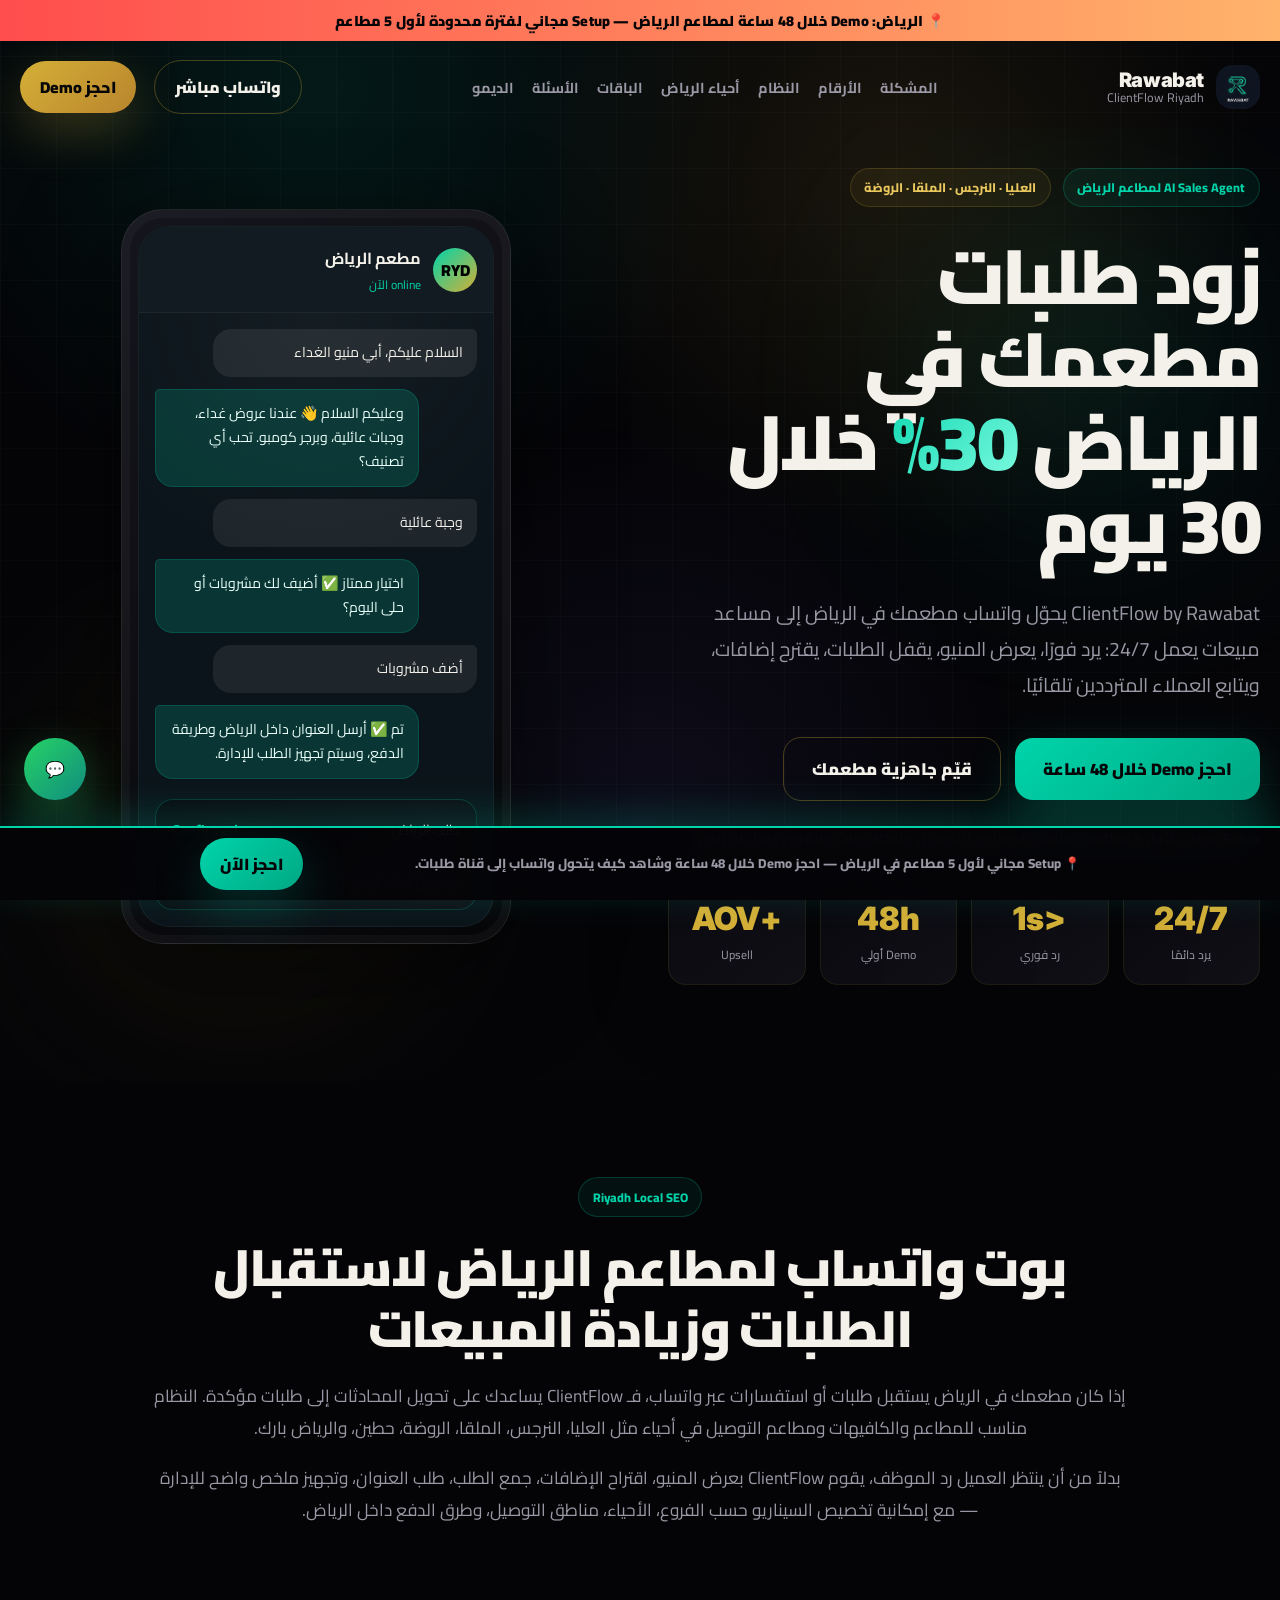
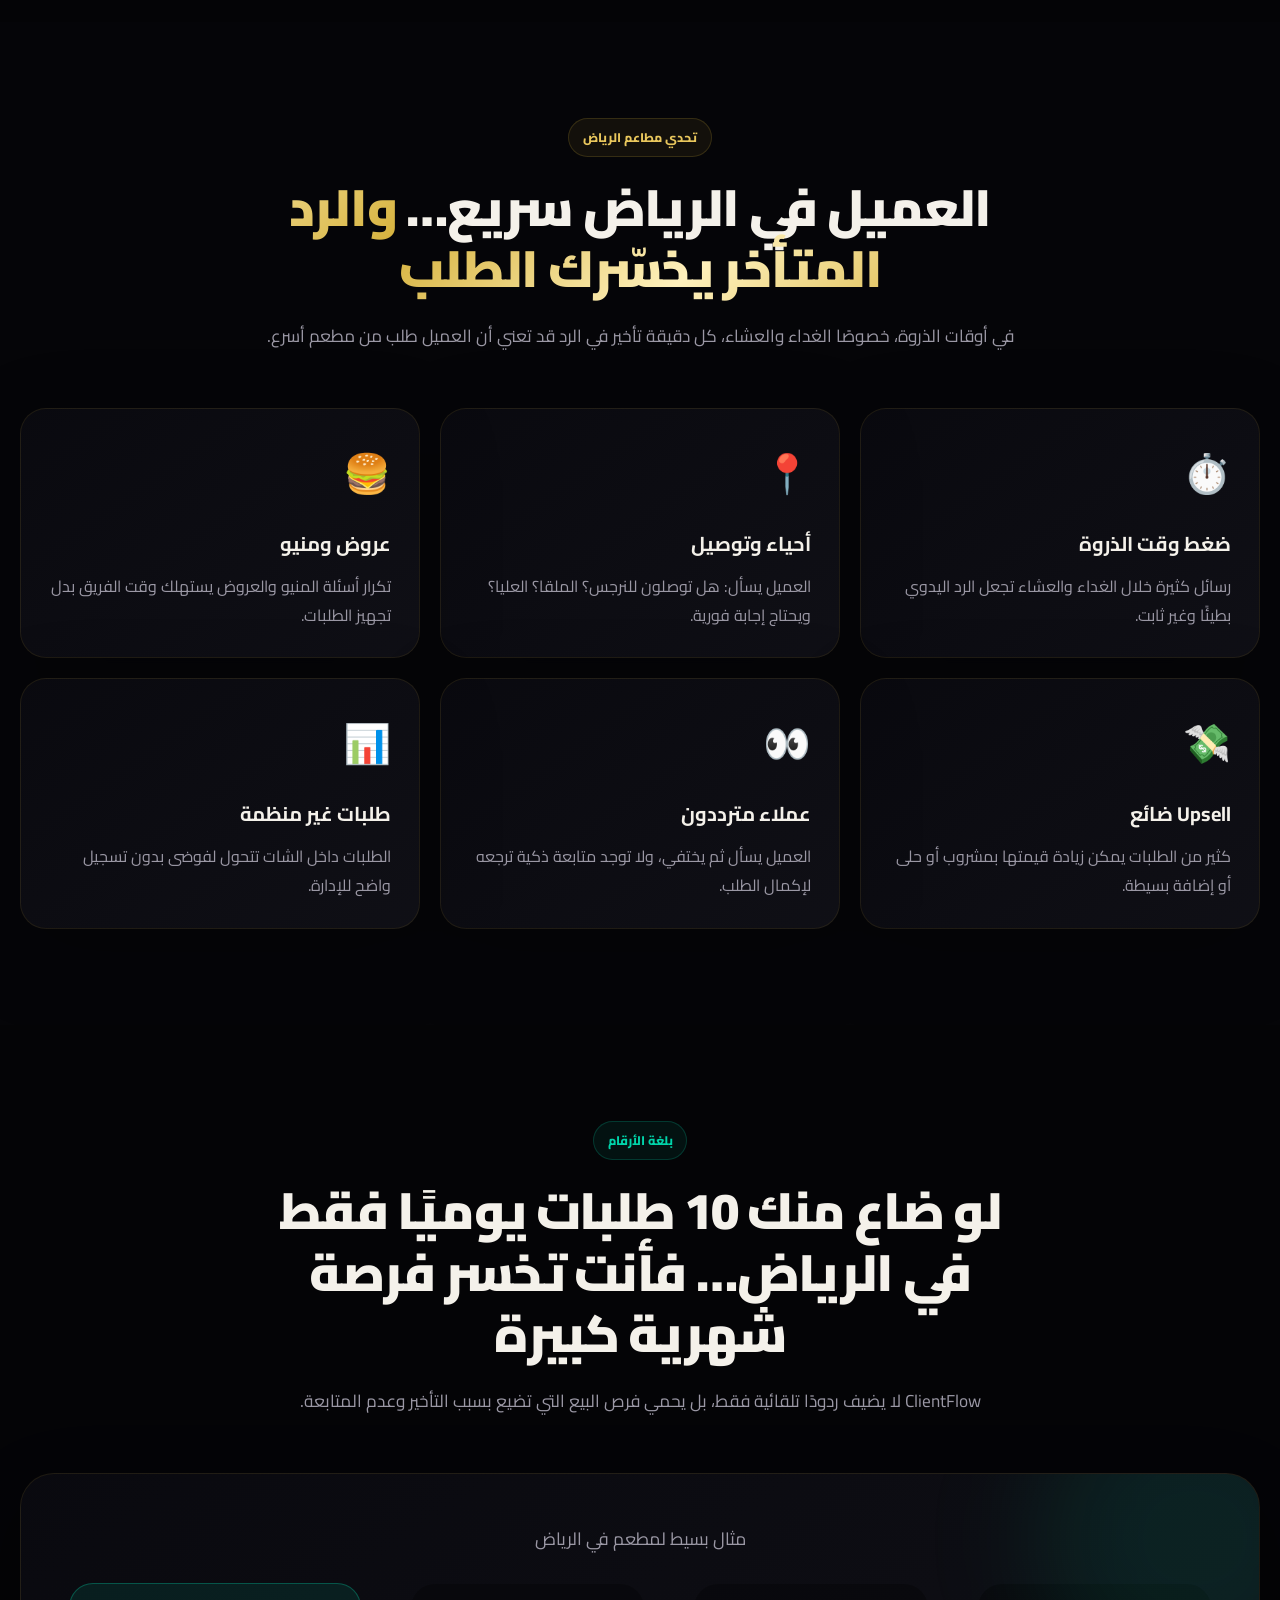
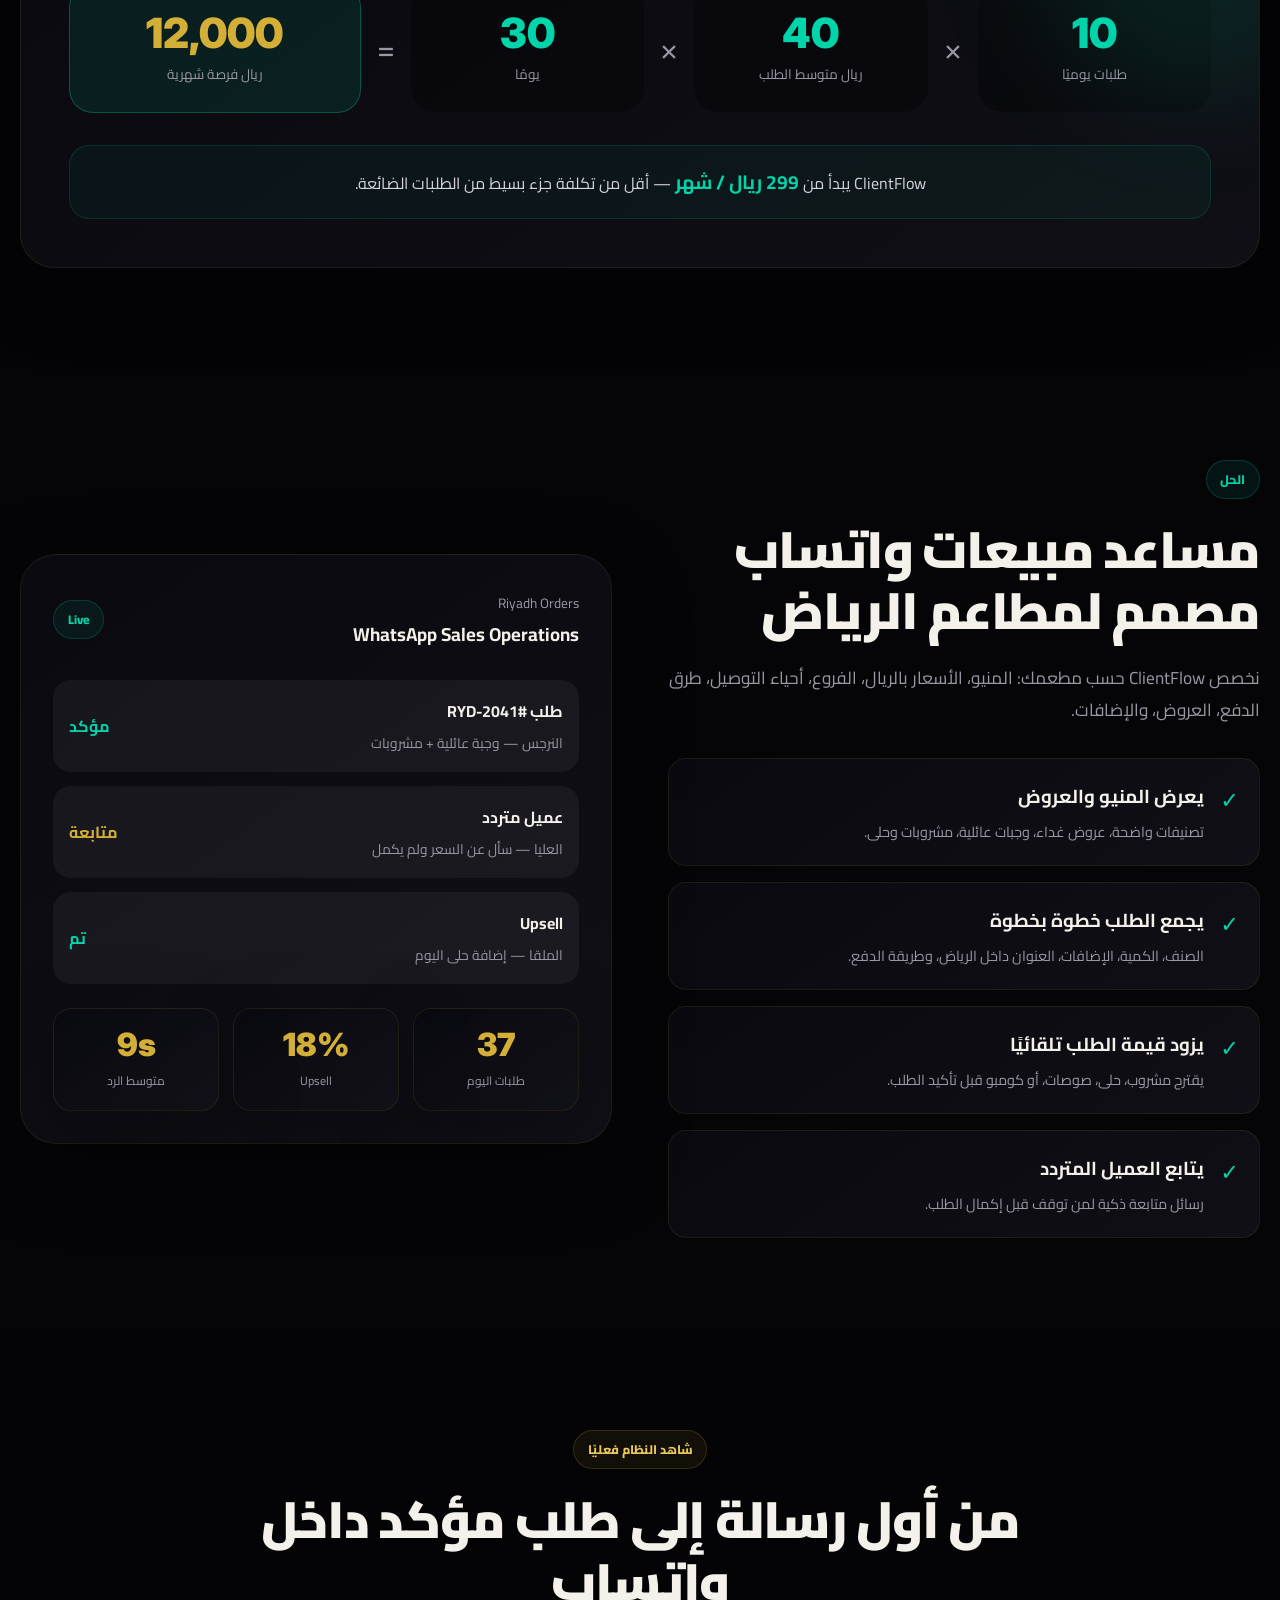
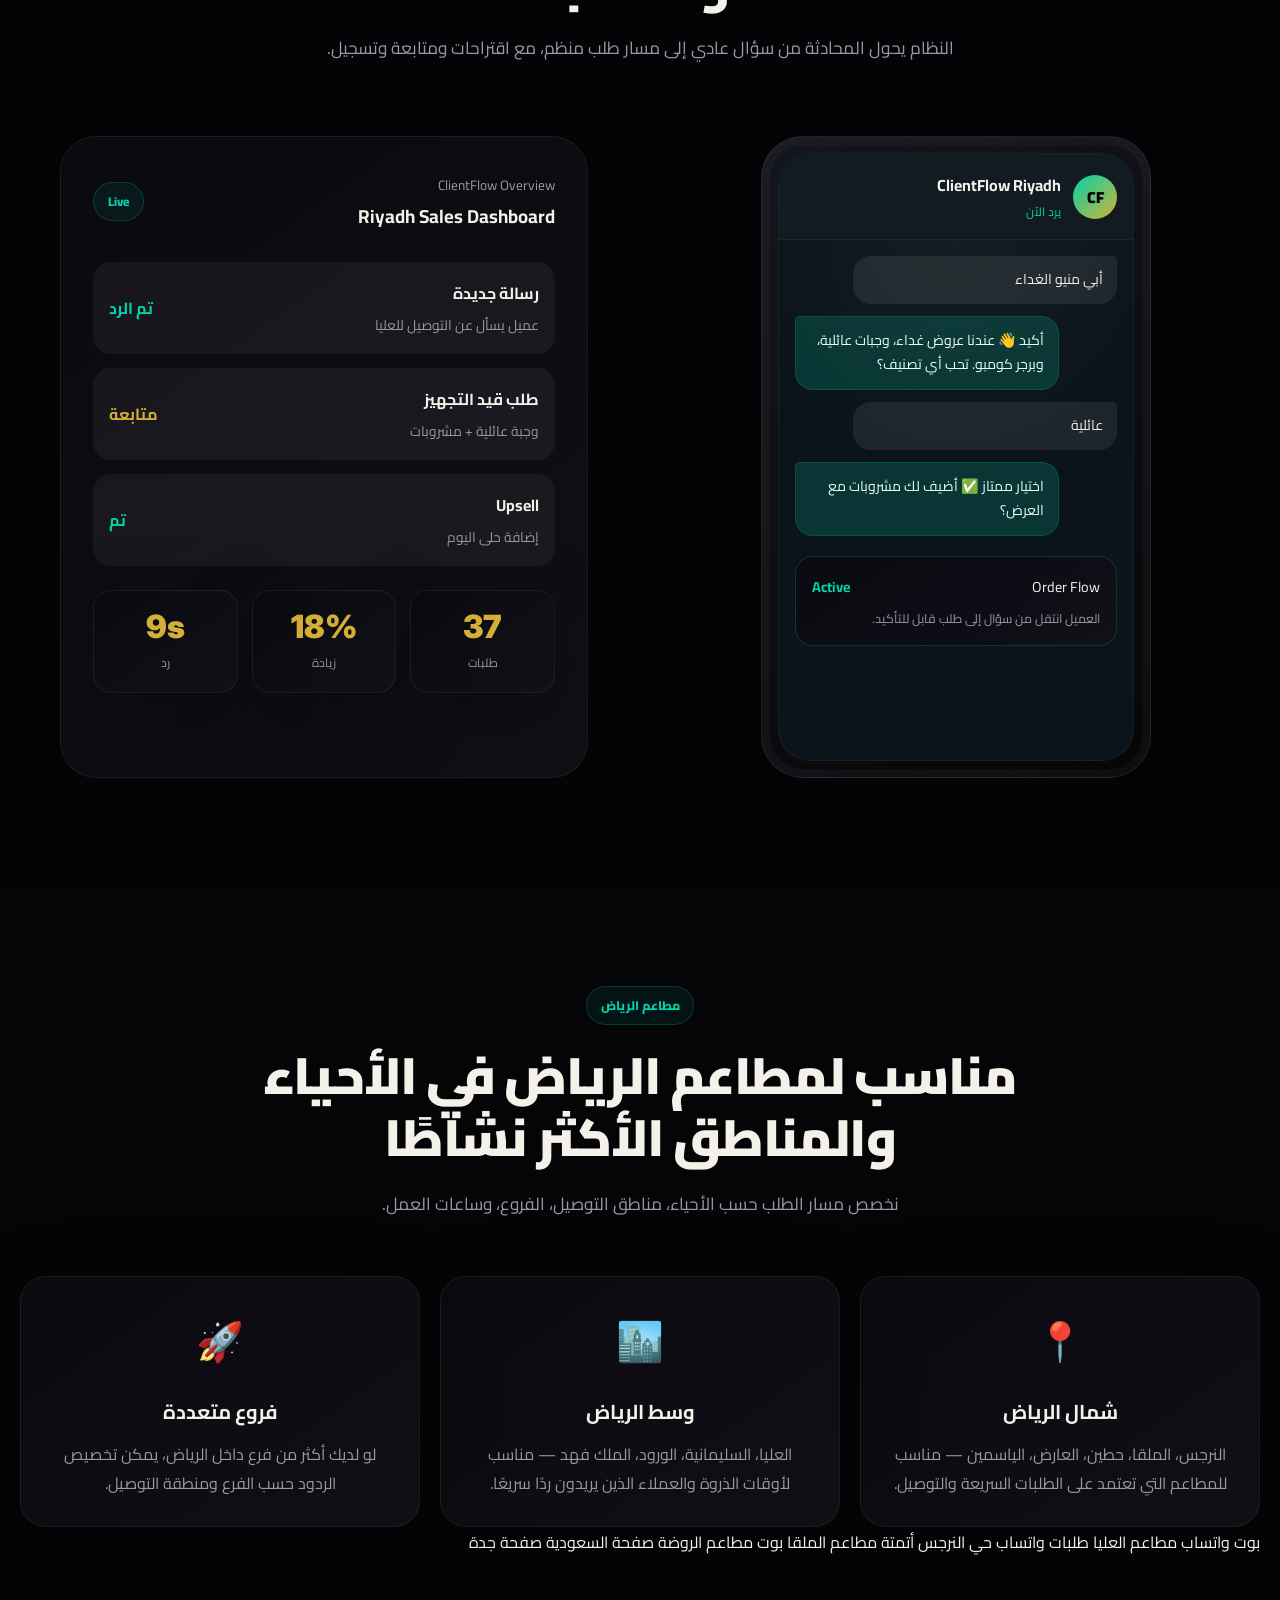
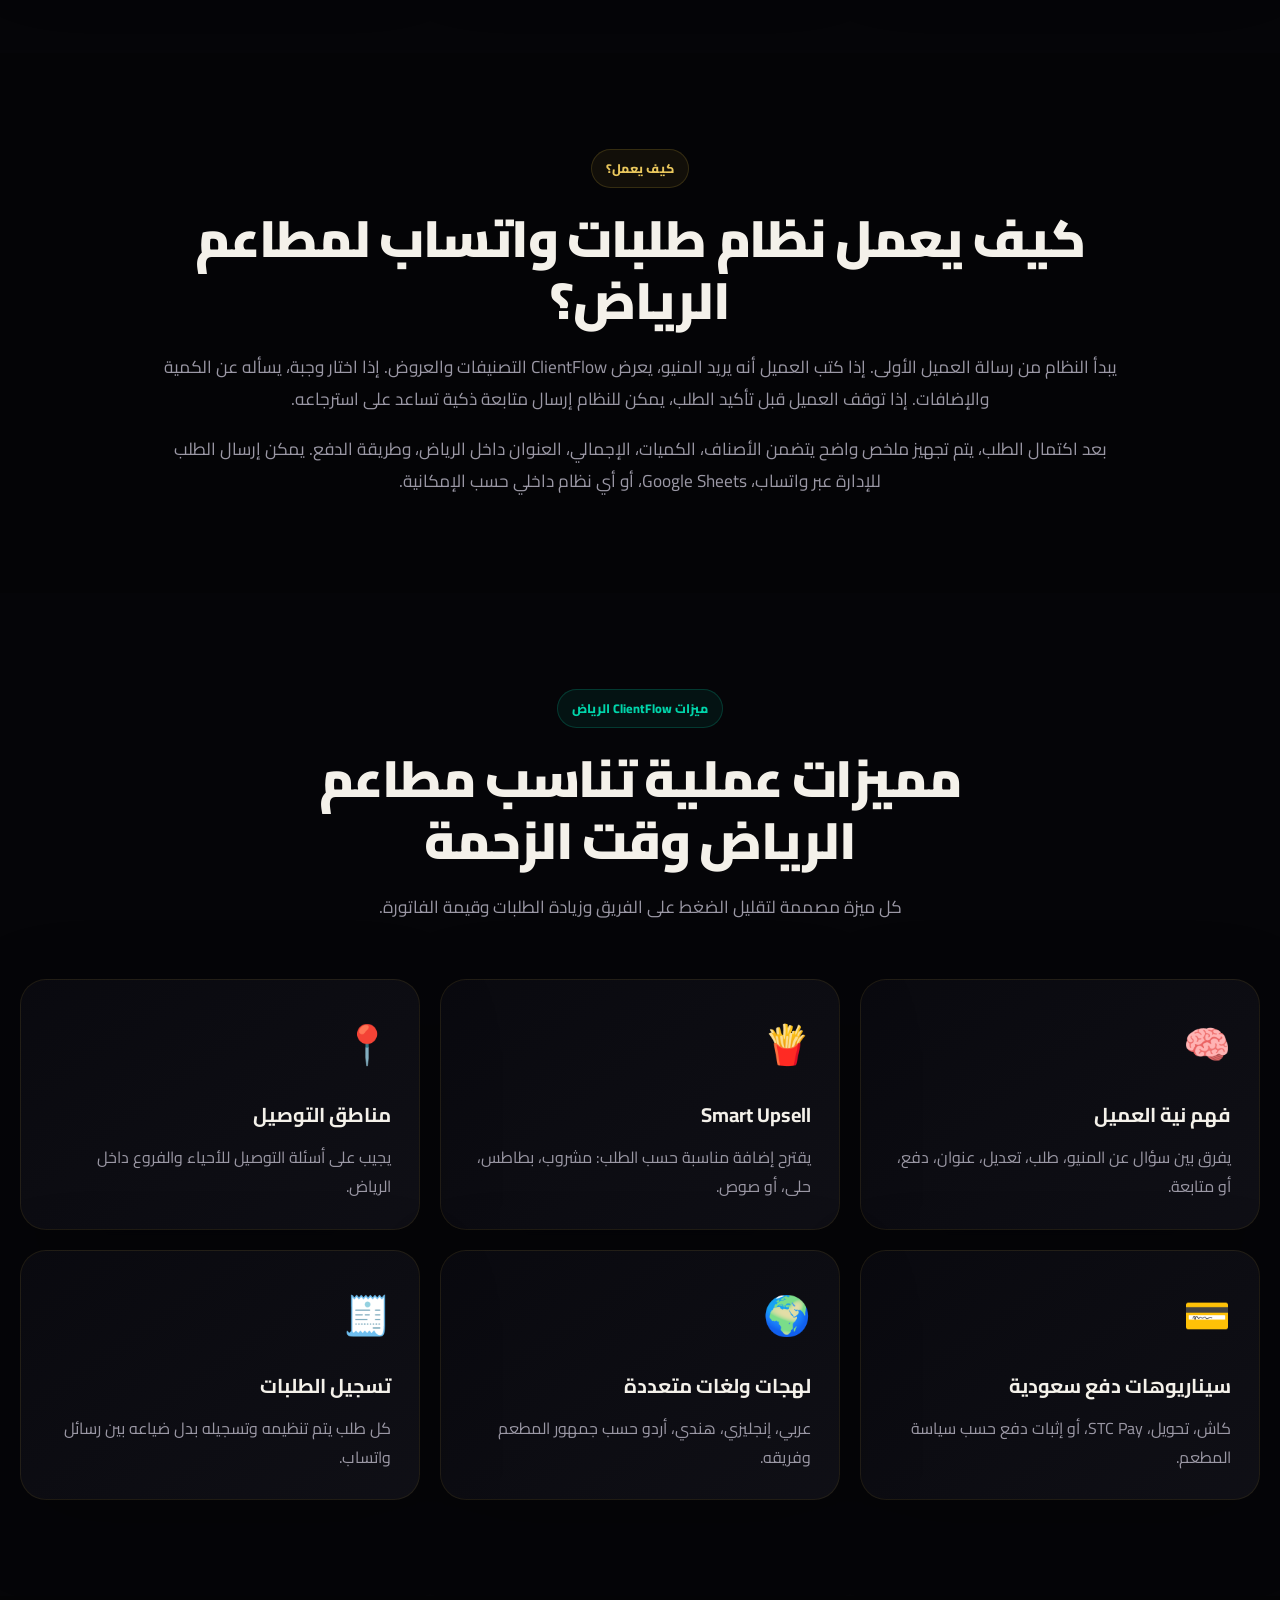
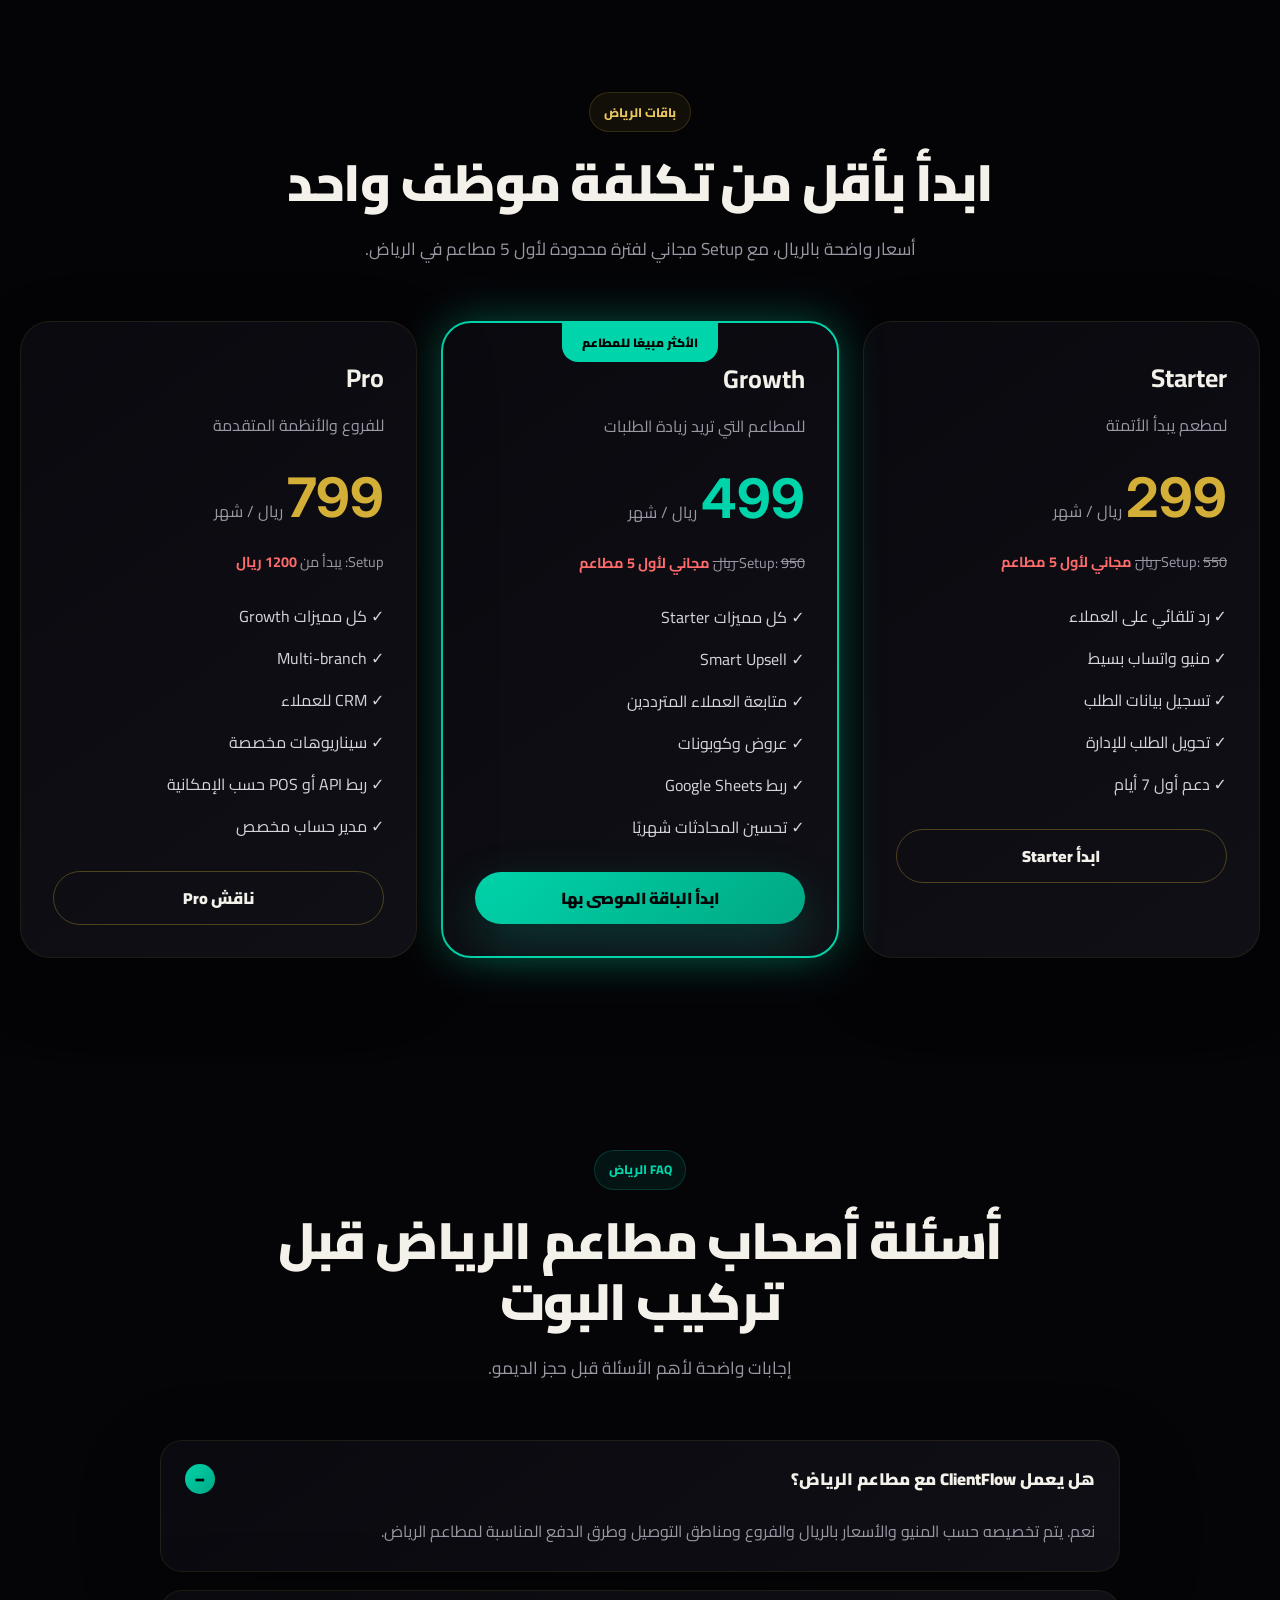
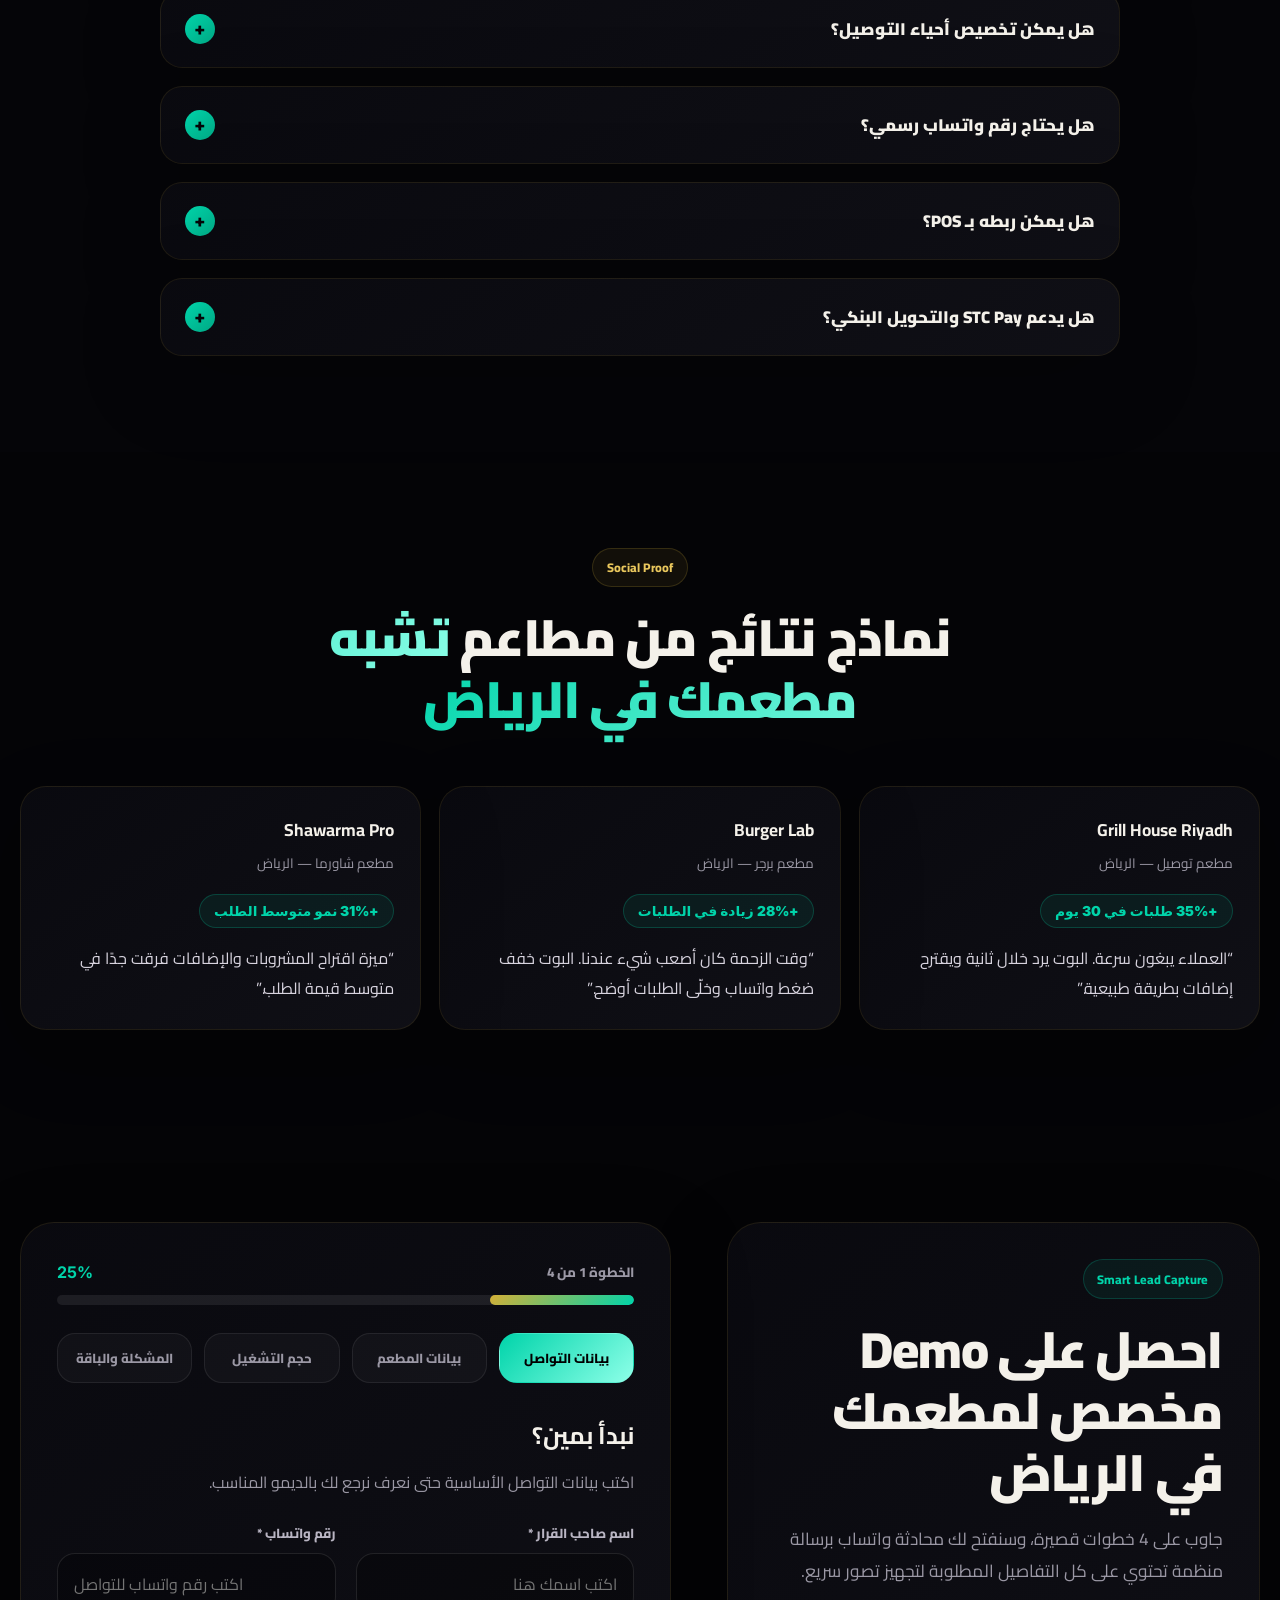
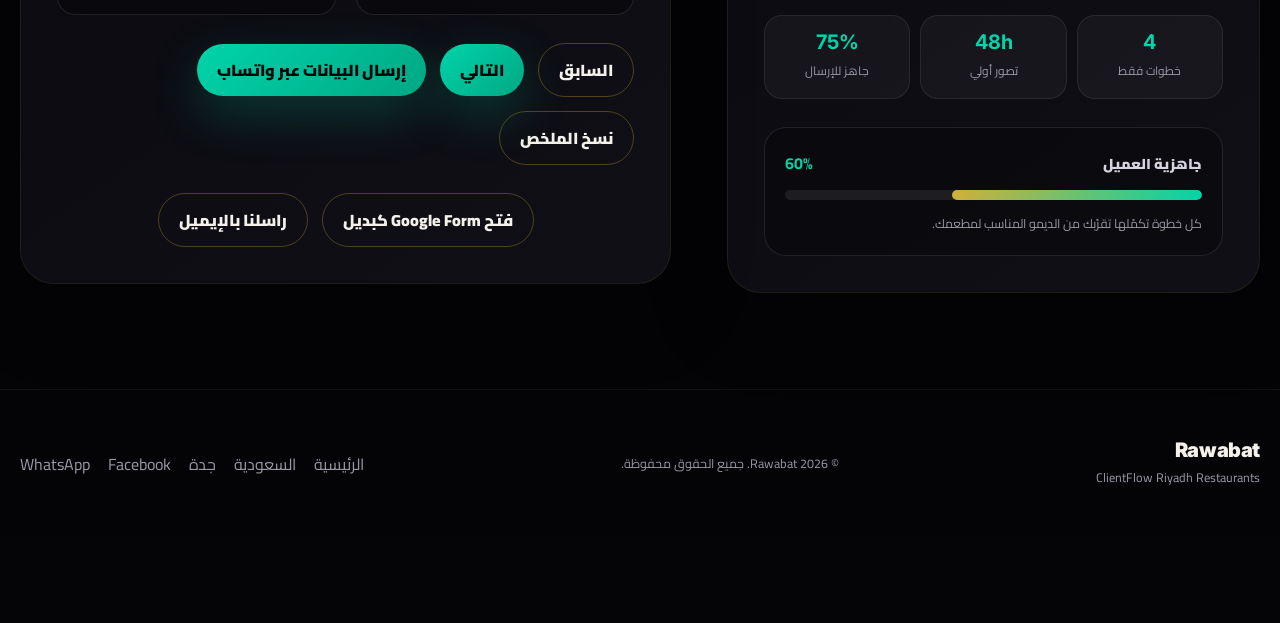
<file: riyadh-whatsapp-bot/index.html>
<!DOCTYPE html>
<html lang="ar" dir="rtl">
<head>
  <meta charset="UTF-8" />
  <meta name="viewport" content="width=device-width, initial-scale=1.0, viewport-fit=cover" />
  <meta http-equiv="X-UA-Compatible" content="IE=edge" />

  <title>بوت واتساب مطاعم الرياض | زود طلباتك 30% خلال 30 يوم - Rawabat</title>
  <meta name="description" content="بوت واتساب لمطاعم الرياض يحوّل رسائل العملاء إلى طلبات تلقائية. ClientFlow by Rawabat يرد فورًا، يعرض المنيو، يستقبل الطلبات، يقترح إضافات، يجمع العنوان، ويتابع العملاء المترددين. احجز Demo خلال 48 ساعة." />
  <meta name="keywords" content="بوت واتساب مطاعم الرياض, بوت واتساب للمطاعم في الرياض, نظام طلبات واتساب الرياض, واتساب بزنس مطاعم الرياض, أتمتة مطاعم الرياض, بوت مطاعم الرياض, مطاعم الرياض واتساب, restaurant whatsapp bot riyadh, whatsapp ordering system riyadh" />
  <meta name="author" content="Rawabat" />
  <meta name="robots" content="index, follow, max-image-preview:large" />
  <meta name="theme-color" content="#050508" />
  <meta name="application-name" content="Rawabat ClientFlow Riyadh" />
  <meta name="apple-mobile-web-app-title" content="ClientFlow Riyadh" />

  <link rel="canonical" href="https://getrawabat.com/riyadh-whatsapp-bot/" />
  <link rel="alternate" hreflang="ar-sa" href="https://getrawabat.com/riyadh-whatsapp-bot/" />
  <link rel="alternate" hreflang="ar-eg" href="https://getrawabat.com/" />
  <link rel="alternate" hreflang="x-default" href="https://getrawabat.com/" />

  <meta property="fb:app_id" content="1497337685264521" />
  <meta property="og:type" content="website" />
  <meta property="og:url" content="https://getrawabat.com/riyadh-whatsapp-bot/" />
  <meta property="og:title" content="بوت واتساب مطاعم الرياض | زود طلباتك تلقائيًا - Rawabat" />
  <meta property="og:description" content="حوّل واتساب مطعمك في الرياض إلى آلة مبيعات تعمل 24/7. رد فوري، استقبال طلبات، Upsell، متابعة العملاء، وتسجيل الطلبات للإدارة." />
  <meta property="og:image" content="https://getrawabat.com/og.png" />
  <meta property="og:image:secure_url" content="https://getrawabat.com/og.png" />
  <meta property="og:image:type" content="image/png" />
  <meta property="og:image:width" content="1200" />
  <meta property="og:image:height" content="630" />
  <meta property="og:image:alt" content="ClientFlow by Rawabat - بوت واتساب لمطاعم الرياض" />
  <meta property="og:site_name" content="Rawabat" />
  <meta property="og:locale" content="ar_SA" />
  <meta property="article:author" content="Rawabat" />
  <meta property="article:published_time" content="2026-05-06T08:00:00+03:00" />
  <meta property="article:modified_time" content="2026-05-07T08:00:00+03:00" />

  <meta name="twitter:card" content="summary_large_image" />
  <meta name="twitter:title" content="بوت واتساب مطاعم الرياض | زود طلباتك تلقائيًا - Rawabat" />
  <meta name="twitter:description" content="حوّل واتساب مطعمك في الرياض إلى آلة مبيعات تعمل 24/7. رد فوري، استقبال طلبات، Upsell، متابعة العملاء، وتسجيل الطلبات للإدارة." />
  <meta name="twitter:image" content="https://getrawabat.com/og.png" />

  <link rel="icon" type="image/jpeg" href="/logo.jpeg" />
  <link rel="manifest" href="/site.webmanifest" />
  <link rel="preload" as="image" href="/og.png" />
  <link rel="preconnect" href="https://fonts.googleapis.com" />
  <link rel="preconnect" href="https://fonts.gstatic.com" crossorigin />
  <link href="https://fonts.googleapis.com/css2?family=Cairo:wght@300;400;500;600;700;800;900&family=Inter:wght@400;600;700;800;900&display=swap" rel="stylesheet" />
  <link rel="stylesheet" href="/style.css?v=8" />

  <script type="application/ld+json">
  {
    "@context": "https://schema.org",
    "@graph": [
      {
        "@type": "Organization",
        "@id": "https://getrawabat.com/#organization",
        "name": "Rawabat",
        "url": "https://getrawabat.com/",
        "logo": "https://getrawabat.com/logo.jpeg",
        "sameAs": ["https://www.facebook.com/rawabat/"]
      },
      {
        "@type": "WebPage",
        "@id": "https://getrawabat.com/riyadh-whatsapp-bot/#webpage",
        "url": "https://getrawabat.com/riyadh-whatsapp-bot/",
        "name": "بوت واتساب مطاعم الرياض",
        "description": "صفحة ClientFlow لمطاعم الرياض: بوت واتساب ذكي لاستقبال الطلبات وزيادة المبيعات.",
        "inLanguage": "ar-SA",
        "about": { "@id": "https://getrawabat.com/riyadh-whatsapp-bot/#service" }
      },
      {
        "@type": "LocalBusiness",
        "@id": "https://getrawabat.com/riyadh-whatsapp-bot/#localbusiness",
        "name": "Rawabat ClientFlow - Riyadh WhatsApp Bot",
        "url": "https://getrawabat.com/riyadh-whatsapp-bot/",
        "areaServed": "Riyadh, Saudi Arabia",
        "description": "بوت واتساب لمطاعم الرياض لاستقبال الطلبات والرد التلقائي وزيادة المبيعات.",
        "parentOrganization": { "@id": "https://getrawabat.com/#organization" }
      },
      {
        "@type": "SoftwareApplication",
        "@id": "https://getrawabat.com/riyadh-whatsapp-bot/#clientflow-riyadh",
        "name": "ClientFlow Riyadh by Rawabat",
        "applicationCategory": "BusinessApplication",
        "operatingSystem": "Web",
        "description": "بوت واتساب ذكي لمطاعم الرياض يساعد على الرد الفوري واستقبال الطلبات وزيادة متوسط قيمة الطلب.",
        "offers": {
          "@type": "Offer",
          "price": "299",
          "priceCurrency": "SAR",
          "availability": "https://schema.org/InStock"
        },
        "provider": { "@id": "https://getrawabat.com/#organization" }
      },
      {
        "@type": "Service",
        "@id": "https://getrawabat.com/riyadh-whatsapp-bot/#service",
        "name": "بوت واتساب لمطاعم الرياض",
        "serviceType": "Restaurant WhatsApp Automation",
        "provider": { "@id": "https://getrawabat.com/#organization" },
        "areaServed": ["Riyadh", "Al Olaya", "Al Malqa", "Al Narjis", "Al Rawdah", "King Abdullah Financial District"],
        "description": "نظام أتمتة واتساب لمطاعم الرياض لاستقبال الطلبات والرد على العملاء وزيادة متوسط قيمة الطلب."
      },
      {
        "@type": "FAQPage",
        "@id": "https://getrawabat.com/riyadh-whatsapp-bot/#faq",
        "mainEntity": [
          {
            "@type": "Question",
            "name": "هل يناسب ClientFlow مطاعم الرياض؟",
            "acceptedAnswer": {
              "@type": "Answer",
              "text": "نعم، ClientFlow مناسب لمطاعم الرياض والكافيهات التي تستقبل طلبات واستفسارات كثيرة عبر واتساب، خصوصًا وقت الذروة."
            }
          },
          {
            "@type": "Question",
            "name": "هل يمكن تخصيص مناطق التوصيل داخل الرياض؟",
            "acceptedAnswer": {
              "@type": "Answer",
              "text": "نعم، يمكن تخصيص مناطق التوصيل والأحياء والفروع مثل العليا، النرجس، الملقا، الروضة، وغيرها حسب سياسة المطعم."
            }
          },
          {
            "@type": "Question",
            "name": "هل يدعم STC Pay والتحويل البنكي؟",
            "acceptedAnswer": {
              "@type": "Answer",
              "text": "يمكن تصميم سيناريو الدفع حسب احتياج المطعم مثل كاش، تحويل بنكي، STC Pay أو إرسال إثبات دفع قبل تأكيد الطلب."
            }
          },
          {
            "@type": "Question",
            "name": "كم يستغرق تجهيز ديمو مطعم في الرياض؟",
            "acceptedAnswer": {
              "@type": "Answer",
              "text": "يمكن تجهيز Demo أو تصور أولي خلال 48 ساعة حسب جاهزية المنيو وسيناريوهات الطلب."
            }
          }
        ]
      }
    ]
  }
  </script>
</head>

<body>
  <div class="urgency-bar">📍 الرياض: Demo خلال 48 ساعة لمطاعم الرياض — Setup مجاني لفترة محدودة لأول 5 مطاعم</div>

  <div class="site-bg" aria-hidden="true">
    <div class="site-bg__gradients"></div>
    <div class="site-bg__grid"></div>
  </div>

  <nav id="nav" class="site-nav" aria-label="القائمة الرئيسية">
    <div class="container nav__inner">
      <a href="/" class="brand" aria-label="Rawabat ClientFlow الصفحة الرئيسية">
        <span class="brand__logo-wrap">
          <img src="/logo.jpeg" alt="Rawabat" class="brand__logo" width="44" height="44" />
        </span>
        <span class="brand__text">
          <span class="brand__name">Rawabat</span>
          <span class="brand__subtitle">ClientFlow Riyadh</span>
        </span>
      </a>

      <div class="nav__links" aria-label="روابط الصفحة">
        <a href="#problem">المشكلة</a>
        <a href="#roi">الأرقام</a>
        <a href="#proof">النظام</a>
        <a href="#areas">أحياء الرياض</a>
        <a href="#pricing">الباقات</a>
        <a href="#faq">الأسئلة</a>
        <a href="#lead-form">الديمو</a>
      </div>

      <div class="nav__actions">
        <a class="btn btn--outline" data-track-lead="riyadh_whatsapp_nav" href="https://wa.me/201000045140?text=السلام عليكم، أريد تجربة ClientFlow لمطعمي في الرياض" target="_blank" rel="noopener noreferrer">واتساب مباشر</a>
        <a class="btn btn--gold" data-track-contact="riyadh_nav_form" href="#lead-form">احجز Demo</a>
      </div>
    </div>
  </nav>

  <main id="home" class="main-content">
    <section class="hero section section--hero">
      <div class="orb orb--teal" aria-hidden="true"></div>
      <div class="orb orb--gold" aria-hidden="true"></div>

      <div class="container hero__grid">
        <div class="hero__content reveal">
          <div class="tag-group">
            <span class="tag tag--teal">AI Sales Agent لمطاعم الرياض</span>
            <span class="tag">العليا · النرجس · الملقا · الروضة</span>
          </div>

          <h1 class="hero__title">
            زود طلبات مطعمك في الرياض <span class="text-teal">30%</span> خلال 30 يوم
          </h1>

          <p class="hero__description">
            ClientFlow by Rawabat يحوّل واتساب مطعمك في الرياض إلى مساعد مبيعات يعمل 24/7: يرد فورًا، يعرض المنيو، يقفل الطلبات، يقترح إضافات، ويتابع العملاء المترددين تلقائيًا.
          </p>

          <div class="hero__actions">
            <a class="btn btn--teal btn--large" data-track-lead="riyadh_hero_whatsapp" href="https://wa.me/201000045140?text=السلام عليكم، أريد Demo لبوت واتساب لمطعمي في الرياض خلال 48 ساعة" target="_blank" rel="noopener noreferrer">احجز Demo خلال 48 ساعة</a>
            <a class="btn btn--outline btn--large" data-track-contact="riyadh_hero_form" href="#lead-form">قيّم جاهزية مطعمك</a>
          </div>

          <p class="hero__note">Setup مجاني لأول 5 مطاعم • مناسب لمطاعم التوصيل والكافيهات والفروع داخل الرياض</p>

          <div class="stats-grid stats-grid--hero" aria-label="أرقام رئيسية">
            <div class="stat-card"><strong>24/7</strong><span>يرد دائمًا</span></div>
            <div class="stat-card"><strong>&lt;1s</strong><span>رد فوري</span></div>
            <div class="stat-card"><strong>48h</strong><span>Demo أولي</span></div>
            <div class="stat-card"><strong>+AOV</strong><span>Upsell</span></div>
          </div>
        </div>

        <div class="hero__demo reveal" aria-label="محاكاة محادثة واتساب لمطعم في الرياض">
          <div class="phone-frame">
            <div class="phone-screen">
              <div class="phone-header">
                <div class="phone-avatar">RYD</div>
                <div>
                  <strong>مطعم الرياض</strong>
                  <span>online الآن</span>
                </div>
              </div>

              <div class="chat-window">
                <div class="msg msg--in">السلام عليكم، أبي منيو الغداء</div>
                <div class="msg msg--out">وعليكم السلام 👋 عندنا عروض غداء، وجبات عائلية، وبرجر كومبو. تحب أي تصنيف؟</div>
                <div class="msg msg--in">وجبة عائلية</div>
                <div class="msg msg--out">اختيار ممتاز ✅ أضيف لك مشروبات أو حلى اليوم؟</div>
                <div class="msg msg--in">أضف مشروبات</div>
                <div class="msg msg--out">تم ✅ أرسل العنوان داخل الرياض وطريقة الدفع، وسيتم تجهيز الطلب للإدارة.</div>
                <div class="order-card">
                  <div class="order-card__top"><span>طلب الرياض</span><strong>Confirmed</strong></div>
                  <p>وجبة عائلية + مشروبات<br />تم تحويل الطلب للإدارة تلقائيًا.</p>
                </div>
              </div>
            </div>
          </div>
        </div>
      </div>
    </section>

    <section id="seo-intro" class="seo-content section section--muted">
      <div class="container reveal">
        <div class="section-head">
          <span class="tag tag--teal">Riyadh Local SEO</span>
          <h2>بوت واتساب لمطاعم الرياض لاستقبال الطلبات وزيادة المبيعات</h2>
          <p>
            إذا كان مطعمك في الرياض يستقبل طلبات أو استفسارات عبر واتساب، فـ ClientFlow يساعدك على تحويل المحادثات إلى طلبات مؤكدة. النظام مناسب للمطاعم والكافيهات ومطاعم التوصيل في أحياء مثل العليا، النرجس، الملقا، الروضة، حطين، والرياض بارك.
          </p>
          <p>
            بدلاً من أن ينتظر العميل رد الموظف، يقوم ClientFlow بعرض المنيو، اقتراح الإضافات، جمع الطلب، طلب العنوان، وتجهيز ملخص واضح للإدارة — مع إمكانية تخصيص السيناريو حسب الفروع، الأحياء، مناطق التوصيل، وطرق الدفع داخل الرياض.
          </p>
        </div>
      </div>
    </section>

    <section id="problem" class="section section--problem">
      <div class="container">
        <div class="section-head reveal">
          <span class="tag">تحدي مطاعم الرياض</span>
          <h2>العميل في الرياض سريع… <span class="text-gold">والرد المتأخر يخسّرك الطلب</span></h2>
          <p>في أوقات الذروة، خصوصًا الغداء والعشاء، كل دقيقة تأخير في الرد قد تعني أن العميل طلب من مطعم أسرع.</p>
        </div>

        <div class="cards-grid cards-grid--three">
          <article class="feature-card reveal"><div class="feature-card__icon">⏱️</div><h3>ضغط وقت الذروة</h3><p>رسائل كثيرة خلال الغداء والعشاء تجعل الرد اليدوي بطيئًا وغير ثابت.</p></article>
          <article class="feature-card reveal"><div class="feature-card__icon">📍</div><h3>أحياء وتوصيل</h3><p>العميل يسأل: هل توصلون للنرجس؟ الملقا؟ العليا؟ ويحتاج إجابة فورية.</p></article>
          <article class="feature-card reveal"><div class="feature-card__icon">🍔</div><h3>عروض ومنيو</h3><p>تكرار أسئلة المنيو والعروض يستهلك وقت الفريق بدل تجهيز الطلبات.</p></article>
          <article class="feature-card reveal"><div class="feature-card__icon">💸</div><h3>Upsell ضائع</h3><p>كثير من الطلبات يمكن زيادة قيمتها بمشروب أو حلى أو إضافة بسيطة.</p></article>
          <article class="feature-card reveal"><div class="feature-card__icon">👀</div><h3>عملاء مترددون</h3><p>العميل يسأل ثم يختفي، ولا توجد متابعة ذكية ترجعه لإكمال الطلب.</p></article>
          <article class="feature-card reveal"><div class="feature-card__icon">📊</div><h3>طلبات غير منظمة</h3><p>الطلبات داخل الشات تتحول لفوضى بدون تسجيل واضح للإدارة.</p></article>
        </div>
      </div>
    </section>

    <section id="roi" class="section section--muted">
      <div class="container">
        <div class="section-head reveal">
          <span class="tag tag--teal">بلغة الأرقام</span>
          <h2>لو ضاع منك 10 طلبات يوميًا فقط في الرياض… فأنت تخسر فرصة شهرية كبيرة</h2>
          <p>ClientFlow لا يضيف ردودًا تلقائية فقط، بل يحمي فرص البيع التي تضيع بسبب التأخير وعدم المتابعة.</p>
        </div>

        <div class="roi-box reveal">
          <div class="roi-box__orb" aria-hidden="true"></div>
          <p class="roi-box__intro">مثال بسيط لمطعم في الرياض</p>
          <div class="roi-equation" aria-label="معادلة الخسارة الشهرية المحتملة">
            <div class="roi-item"><strong>10</strong><span>طلبات يوميًا</span></div>
            <div class="roi-operator">×</div>
            <div class="roi-item"><strong>40</strong><span>ريال متوسط الطلب</span></div>
            <div class="roi-operator">×</div>
            <div class="roi-item"><strong>30</strong><span>يومًا</span></div>
            <div class="roi-operator">=</div>
            <div class="roi-result"><strong>12,000</strong><span>ريال فرصة شهرية</span></div>
          </div>
          <div class="roi-note">ClientFlow يبدأ من <strong>299 ريال / شهر</strong> — أقل من تكلفة جزء بسيط من الطلبات الضائعة.</div>
        </div>
      </div>
    </section>

    <section id="solution" class="section section--solution">
      <div class="container split-grid">
        <div class="reveal">
          <span class="tag tag--teal">الحل</span>
          <h2>مساعد مبيعات واتساب مصمم لمطاعم الرياض</h2>
          <p>نخصص ClientFlow حسب مطعمك: المنيو، الأسعار بالريال، الفروع، أحياء التوصيل، طرق الدفع، العروض، والإضافات.</p>

          <div class="check-list">
            <div class="check-item"><span>✓</span><div><h3>يعرض المنيو والعروض</h3><p>تصنيفات واضحة، عروض غداء، وجبات عائلية، مشروبات وحلى.</p></div></div>
            <div class="check-item"><span>✓</span><div><h3>يجمع الطلب خطوة بخطوة</h3><p>الصنف، الكمية، الإضافات، العنوان داخل الرياض، وطريقة الدفع.</p></div></div>
            <div class="check-item"><span>✓</span><div><h3>يزود قيمة الطلب تلقائيًا</h3><p>يقترح مشروب، حلى، صوصات، أو كومبو قبل تأكيد الطلب.</p></div></div>
            <div class="check-item"><span>✓</span><div><h3>يتابع العميل المتردد</h3><p>رسائل متابعة ذكية لمن توقف قبل إكمال الطلب.</p></div></div>
          </div>
        </div>

        <div class="dashboard-card reveal">
          <div class="dashboard-card__head">
            <div><span>Riyadh Orders</span><h3>WhatsApp Sales Operations</h3></div>
            <span class="tag tag--teal">Live</span>
          </div>
          <div class="orders-list">
            <div class="order-row"><div><strong>طلب #RYD-2041</strong><span>النرجس — وجبة عائلية + مشروبات</span></div><strong class="status status--confirmed">مؤكد</strong></div>
            <div class="order-row"><div><strong>عميل متردد</strong><span>العليا — سأل عن السعر ولم يكمل</span></div><strong class="status status--pending">متابعة</strong></div>
            <div class="order-row"><div><strong>Upsell</strong><span>الملقا — إضافة حلى اليوم</span></div><strong class="status status--confirmed">تم</strong></div>
          </div>
          <div class="stats-grid stats-grid--dashboard">
            <div class="stat-card"><strong>37</strong><span>طلبات اليوم</span></div>
            <div class="stat-card"><strong>18%</strong><span>Upsell</span></div>
            <div class="stat-card"><strong>9s</strong><span>متوسط الرد</span></div>
          </div>
        </div>
      </div>
    </section>

    <section id="proof" class="section section--muted">
      <div class="container">
        <div class="section-head reveal">
          <span class="tag">شاهد النظام فعليًا</span>
          <h2>من أول رسالة إلى طلب مؤكد داخل واتساب</h2>
          <p>النظام يحول المحادثة من سؤال عادي إلى مسار طلب منظم، مع اقتراحات ومتابعة وتسجيل.</p>
        </div>

        <div class="media-grid">
          <figure class="media-card reveal" aria-label="نموذج محادثة واتساب داخل ClientFlow الرياض">
            <div class="phone-frame proof-mockup">
              <div class="phone-screen">
                <div class="phone-header"><div class="phone-avatar">CF</div><div><strong>ClientFlow Riyadh</strong><span>يرد الآن</span></div></div>
                <div class="chat-window">
                  <div class="msg msg--in">أبي منيو الغداء</div>
                  <div class="msg msg--out">أكيد 👋 عندنا عروض غداء، وجبات عائلية، وبرجر كومبو. تحب أي تصنيف؟</div>
                  <div class="msg msg--in">عائلية</div>
                  <div class="msg msg--out">اختيار ممتاز ✅ أضيف لك مشروبات مع العرض؟</div>
                  <div class="order-card"><div class="order-card__top"><span>Order Flow</span><strong>Active</strong></div><p>العميل انتقل من سؤال إلى طلب قابل للتأكيد.</p></div>
                </div>
              </div>
            </div>
          </figure>

          <figure class="media-card reveal" aria-label="نموذج لوحة متابعة ClientFlow الرياض">
            <div class="dashboard-card proof-mockup">
              <div class="dashboard-card__head"><div><span>ClientFlow Overview</span><h3>Riyadh Sales Dashboard</h3></div><span class="tag tag--teal">Live</span></div>
              <div class="orders-list">
                <div class="order-row"><div><strong>رسالة جديدة</strong><span>عميل يسأل عن التوصيل للعليا</span></div><strong class="status status--confirmed">تم الرد</strong></div>
                <div class="order-row"><div><strong>طلب قيد التجهيز</strong><span>وجبة عائلية + مشروبات</span></div><strong class="status status--pending">متابعة</strong></div>
                <div class="order-row"><div><strong>Upsell</strong><span>إضافة حلى اليوم</span></div><strong class="status status--confirmed">تم</strong></div>
              </div>
              <div class="stats-grid stats-grid--dashboard"><div class="stat-card"><strong>37</strong><span>طلبات</span></div><div class="stat-card"><strong>18%</strong><span>زيادة</span></div><div class="stat-card"><strong>9s</strong><span>رد</span></div></div>
            </div>
          </figure>
        </div>
      </div>
    </section>

    <section id="areas" class="section section--markets">
      <div class="container">
        <div class="section-head reveal">
          <span class="tag tag--teal">مطاعم الرياض</span>
          <h2>مناسب لمطاعم الرياض في الأحياء والمناطق الأكثر نشاطًا</h2>
          <p>نخصص مسار الطلب حسب الأحياء، مناطق التوصيل، الفروع، وساعات العمل.</p>
        </div>

        <div class="cards-grid cards-grid--three">
          <article class="feature-card reveal">
            <div class="feature-card__icon">📍</div>
            <h3>شمال الرياض</h3>
            <p>النرجس، الملقا، حطين، العارض، الياسمين — مناسب للمطاعم التي تعتمد على الطلبات السريعة والتوصيل.</p>
          </article>

          <article class="feature-card reveal">
            <div class="feature-card__icon">🏙️</div>
            <h3>وسط الرياض</h3>
            <p>العليا، السليمانية، الورود، الملك فهد — مناسب لأوقات الذروة والعملاء الذين يريدون ردًا سريعًا.</p>
          </article>

          <article class="feature-card reveal">
            <div class="feature-card__icon">🚀</div>
            <h3>فروع متعددة</h3>
            <p>لو لديك أكثر من فرع داخل الرياض، يمكن تخصيص الردود حسب الفرع ومنطقة التوصيل.</p>
          </article>
        </div>

        <div class="local-keywords reveal">
          <span>بوت واتساب مطاعم العليا</span>
          <span>طلبات واتساب حي النرجس</span>
          <span>أتمتة مطاعم الملقا</span>
          <span>بوت مطاعم الروضة</span>
          <a href="/saudi-whatsapp-bot/">صفحة السعودية</a>
          <a href="/jeddah-whatsapp-bot/">صفحة جدة</a>
        </div>
      </div>
    </section>

    <section id="how-it-works" class="seo-content section section--muted">
      <div class="container reveal">
        <div class="section-head">
          <span class="tag">كيف يعمل؟</span>
          <h2>كيف يعمل نظام طلبات واتساب لمطاعم الرياض؟</h2>
          <p>
            يبدأ النظام من رسالة العميل الأولى. إذا كتب العميل أنه يريد المنيو، يعرض ClientFlow التصنيفات والعروض. إذا اختار وجبة، يسأله عن الكمية والإضافات. إذا توقف العميل قبل تأكيد الطلب، يمكن للنظام إرسال متابعة ذكية تساعد على استرجاعه.
          </p>
          <p>
            بعد اكتمال الطلب، يتم تجهيز ملخص واضح يتضمن الأصناف، الكميات، الإجمالي، العنوان داخل الرياض، وطريقة الدفع. يمكن إرسال الطلب للإدارة عبر واتساب، Google Sheets، أو أي نظام داخلي حسب الإمكانية.
          </p>
        </div>
      </div>
    </section>

    <section id="features" class="section">
      <div class="container">
        <div class="section-head reveal">
          <span class="tag tag--teal">ميزات ClientFlow الرياض</span>
          <h2>مميزات عملية تناسب مطاعم الرياض وقت الزحمة</h2>
          <p>كل ميزة مصممة لتقليل الضغط على الفريق وزيادة الطلبات وقيمة الفاتورة.</p>
        </div>

        <div class="cards-grid cards-grid--three">
          <article class="feature-card reveal"><div class="feature-card__icon">🧠</div><h3>فهم نية العميل</h3><p>يفرق بين سؤال عن المنيو، طلب، تعديل، عنوان، دفع، أو متابعة.</p></article>
          <article class="feature-card reveal"><div class="feature-card__icon">🍟</div><h3>Smart Upsell</h3><p>يقترح إضافة مناسبة حسب الطلب: مشروب، بطاطس، حلى، أو صوص.</p></article>
          <article class="feature-card reveal"><div class="feature-card__icon">📍</div><h3>مناطق التوصيل</h3><p>يجيب على أسئلة التوصيل للأحياء والفروع داخل الرياض.</p></article>
          <article class="feature-card reveal"><div class="feature-card__icon">💳</div><h3>سيناريوهات دفع سعودية</h3><p>كاش، تحويل، STC Pay، أو إثبات دفع حسب سياسة المطعم.</p></article>
          <article class="feature-card reveal"><div class="feature-card__icon">🌍</div><h3>لهجات ولغات متعددة</h3><p>عربي، إنجليزي، هندي، أردو حسب جمهور المطعم وفريقه.</p></article>
          <article class="feature-card reveal"><div class="feature-card__icon">🧾</div><h3>تسجيل الطلبات</h3><p>كل طلب يتم تنظيمه وتسجيله بدل ضياعه بين رسائل واتساب.</p></article>
        </div>
      </div>
    </section>

    <section id="pricing" class="section section--pricing section--muted">
      <div class="container">
        <div class="section-head reveal">
          <span class="tag">باقات الرياض</span>
          <h2>ابدأ بأقل من تكلفة موظف واحد</h2>
          <p>أسعار واضحة بالريال، مع Setup مجاني لفترة محدودة لأول 5 مطاعم في الرياض.</p>
        </div>

        <div class="pricing-grid">
          <article class="pricing-card reveal">
            <h3>Starter</h3>
            <p>لمطعم يبدأ الأتمتة</p>
            <div class="price"><strong>299</strong><span> ريال / شهر</span></div>
            <p class="setup-note">Setup: <s>550 ريال</s> <strong>مجاني لأول 5 مطاعم</strong></p>
            <ul>
              <li>✓ رد تلقائي على العملاء</li>
              <li>✓ منيو واتساب بسيط</li>
              <li>✓ تسجيل بيانات الطلب</li>
              <li>✓ تحويل الطلب للإدارة</li>
              <li>✓ دعم أول 7 أيام</li>
            </ul>
            <a class="btn btn--outline btn--full" data-track-lead="riyadh_starter" href="https://wa.me/201000045140?text=أريد باقة Starter لمطعمي في الرياض" target="_blank" rel="noopener noreferrer">ابدأ Starter</a>
          </article>

          <article class="pricing-card pricing-card--featured reveal">
            <span class="pricing-card__badge">الأكثر مبيعًا للمطاعم</span>
            <h3>Growth</h3>
            <p>للمطاعم التي تريد زيادة الطلبات</p>
            <div class="price price--teal"><strong>499</strong><span> ريال / شهر</span></div>
            <p class="setup-note">Setup: <s>950 ريال</s> <strong>مجاني لأول 5 مطاعم</strong></p>
            <ul>
              <li>✓ كل مميزات Starter</li>
              <li>✓ Smart Upsell</li>
              <li>✓ متابعة العملاء المترددين</li>
              <li>✓ عروض وكوبونات</li>
              <li>✓ ربط Google Sheets</li>
              <li>✓ تحسين المحادثات شهريًا</li>
            </ul>
            <a class="btn btn--teal btn--full" data-track-lead="riyadh_growth" href="https://wa.me/201000045140?text=أريد باقة Growth لمطعمي في الرياض" target="_blank" rel="noopener noreferrer">ابدأ الباقة الموصى بها</a>
          </article>

          <article class="pricing-card reveal">
            <h3>Pro</h3>
            <p>للفروع والأنظمة المتقدمة</p>
            <div class="price"><strong>799</strong><span> ريال / شهر</span></div>
            <p class="setup-note">Setup: يبدأ من <strong>1200 ريال</strong></p>
            <ul>
              <li>✓ كل مميزات Growth</li>
              <li>✓ Multi-branch</li>
              <li>✓ CRM للعملاء</li>
              <li>✓ سيناريوهات مخصصة</li>
              <li>✓ ربط API أو POS حسب الإمكانية</li>
              <li>✓ مدير حساب مخصص</li>
            </ul>
            <a class="btn btn--outline btn--full" data-track-lead="riyadh_pro" href="https://wa.me/201000045140?text=أريد باقة Pro لمطعمي في الرياض" target="_blank" rel="noopener noreferrer">ناقش Pro</a>
          </article>
        </div>
      </div>
    </section>

    <section id="faq" class="section section--faq">
      <div class="container">
        <div class="section-head reveal">
          <span class="tag tag--teal">FAQ الرياض</span>
          <h2>أسئلة أصحاب مطاعم الرياض قبل تركيب البوت</h2>
          <p>إجابات واضحة لأهم الأسئلة قبل حجز الديمو.</p>
        </div>

        <div class="faq-grid">
          <details class="faq-item reveal" open>
            <summary>هل يعمل ClientFlow مع مطاعم الرياض؟</summary>
            <p>نعم. يتم تخصيصه حسب المنيو والأسعار بالريال والفروع ومناطق التوصيل وطرق الدفع المناسبة لمطاعم الرياض.</p>
          </details>

          <details class="faq-item reveal">
            <summary>هل يمكن تخصيص أحياء التوصيل؟</summary>
            <p>نعم، يمكن تخصيص الأحياء والفروع ومناطق التوصيل مثل العليا، النرجس، الملقا، الروضة، حطين، وغيرها.</p>
          </details>

          <details class="faq-item reveal">
            <summary>هل يحتاج رقم واتساب رسمي؟</summary>
            <p>الأفضل استخدام WhatsApp Business API أو رقم مخصص للأعمال حسب مرحلة المطعم. يمكننا البدء بتصميم الديمو ثم تحديد أفضل طريقة تشغيل.</p>
          </details>

          <details class="faq-item reveal">
            <summary>هل يمكن ربطه بـ POS؟</summary>
            <p>حسب النظام المستخدم وإمكانية التكامل. في البداية يمكن تسجيل الطلبات في Google Sheets أو إرسالها للإدارة، ثم دراسة ربط POS لاحقًا.</p>
          </details>

          <details class="faq-item reveal">
            <summary>هل يدعم STC Pay والتحويل البنكي؟</summary>
            <p>نعم، يمكن إعداد سيناريو الدفع حسب سياسة المطعم: كاش، تحويل، STC Pay، أو إرسال إثبات دفع.</p>
          </details>
        </div>
      </div>
    </section>

    <section id="reviews" class="section section--reviews section--muted">
      <div class="container">
        <div class="section-head reveal">
          <span class="tag">Social Proof</span>
          <h2>نماذج نتائج من مطاعم <span class="text-teal">تشبه مطعمك في الرياض</span></h2>
        </div>

        <div class="testimonials-grid">
          <article class="testimonial-card reveal"><div class="testimonial-card__top"><strong>Grill House Riyadh</strong><span>مطعم توصيل — الرياض</span></div><div class="testimonial-card__metric">+35% طلبات في 30 يوم</div><p>“العملاء يبغون سرعة. البوت يرد خلال ثانية ويقترح إضافات بطريقة طبيعية.”</p></article>
          <article class="testimonial-card reveal"><div class="testimonial-card__top"><strong>Burger Lab</strong><span>مطعم برجر — الرياض</span></div><div class="testimonial-card__metric">+28% زيادة في الطلبات</div><p>“وقت الزحمة كان أصعب شيء عندنا. البوت خفف ضغط واتساب وخلّى الطلبات أوضح.”</p></article>
          <article class="testimonial-card reveal"><div class="testimonial-card__top"><strong>Shawarma Pro</strong><span>مطعم شاورما — الرياض</span></div><div class="testimonial-card__metric">+31% نمو متوسط الطلب</div><p>“ميزة اقتراح المشروبات والإضافات فرقت جدًا في متوسط قيمة الطلب.”</p></article>
        </div>
      </div>
    </section>

    <section id="lead-form" class="section section--lead-form">
      <div class="container lead-grid reveal">
        <aside class="lead-panel">
          <span class="tag tag--teal">Smart Lead Capture</span>
          <h2>احصل على Demo مخصص لمطعمك في الرياض</h2>
          <p>جاوب على 4 خطوات قصيرة، وسنفتح لك محادثة واتساب برسالة منظمة تحتوي على كل التفاصيل المطلوبة لتجهيز تصور سريع.</p>

          <div class="mini-proof">
            <div><strong>4</strong><span>خطوات فقط</span></div>
            <div><strong>48h</strong><span>تصور أولي</span></div>
            <div><strong>75%</strong><span>جاهز للإرسال</span></div>
          </div>

          <div class="lead-score-card">
            <div class="lead-score-card__head"><span>جاهزية العميل</span><strong id="leadScoreText">75%</strong></div>
            <div class="lead-meter"><div id="leadScoreBar" class="lead-meter__fill"></div></div>
            <p>كل خطوة تكمّلها تقرّبك من الديمو المناسب لمطعمك.</p>
          </div>
        </aside>

        <div class="lead-form-card smart-form-shell">
          <div class="smart-progress">
            <div class="smart-progress__top"><span id="smartStepLabel">الخطوة 1 من 4</span><strong id="smartProgressText">25%</strong></div>
            <div class="smart-progress__track"><div id="smartProgressBar" class="smart-progress__bar"></div></div>
          </div>

          <div class="smart-steps" aria-label="خطوات النموذج">
            <div class="smart-step-pill is-active" data-step-pill="1">بيانات التواصل</div>
            <div class="smart-step-pill" data-step-pill="2">بيانات المطعم</div>
            <div class="smart-step-pill" data-step-pill="3">حجم التشغيل</div>
            <div class="smart-step-pill" data-step-pill="4">المشكلة والباقة</div>
          </div>

          <form id="smartLeadForm" novalidate>
            <input type="hidden" name="utm_source" id="utm_source" />
            <input type="hidden" name="utm_campaign" id="utm_campaign" />
            <input type="hidden" name="page_url" id="page_url" />

            <div class="smart-step is-active" data-step="1">
              <h3>نبدأ بمين؟</h3>
              <p>اكتب بيانات التواصل الأساسية حتى نعرف نرجع لك بالديمو المناسب.</p>
              <div class="lead-form">
                <div class="form-field">
                  <label class="lead-label" for="leadName">اسم صاحب القرار *</label>
                  <input id="leadName" class="lead-input" name="name" required placeholder="اكتب اسمك هنا" autocomplete="name" />
                  <div class="lead-error">اكتب اسم صاحب القرار.</div>
                </div>
                <div class="form-field">
                  <label class="lead-label" for="leadPhone">رقم واتساب *</label>
                  <input id="leadPhone" class="lead-input" name="phone" required dir="ltr" inputmode="tel" placeholder="اكتب رقم واتساب للتواصل" autocomplete="tel" />
                  <div class="lead-error">اكتب رقم واتساب صحيح.</div>
                </div>
              </div>
            </div>

            <div class="smart-step" data-step="2">
              <h3>بيانات المطعم</h3>
              <p>هذه البيانات تساعدنا نخصص الرسالة والمنيو حسب منطقة مطعمك في الرياض.</p>
              <div class="lead-form">
                <div class="form-field">
                  <label class="lead-label" for="leadRestaurant">اسم المطعم *</label>
                  <input id="leadRestaurant" class="lead-input" name="restaurant" required placeholder="اكتب اسم المطعم" />
                  <div class="lead-error">اكتب اسم المطعم.</div>
                </div>
                <div class="form-field">
                  <label class="lead-label" for="leadLocation">الحي أو المنطقة في الرياض *</label>
                  <input id="leadLocation" class="lead-input" name="location" required placeholder="مثال: العليا / النرجس / الملقا" />
                  <div class="lead-error">اكتب الحي أو المنطقة.</div>
                </div>
              </div>
            </div>

            <div class="smart-step" data-step="3">
              <h3>حجم التشغيل</h3>
              <p>كلما عرفنا حجم الرسائل والفروع، نرشح لك الباقة الأنسب بدون مبالغة.</p>
              <div class="lead-form">
                <div class="form-field">
                  <label class="lead-label" for="leadBranches">عدد الفروع</label>
                  <select id="leadBranches" class="lead-select" name="branches">
                    <option value="فرع واحد">فرع واحد</option>
                    <option value="2 - 3 فروع">2 - 3 فروع</option>
                    <option value="4 - 10 فروع">4 - 10 فروع</option>
                    <option value="أكثر من 10 فروع">أكثر من 10 فروع</option>
                  </select>
                </div>
                <div class="form-field">
                  <label class="lead-label" for="leadMessages">حجم رسائل واتساب يوميًا</label>
                  <select id="leadMessages" class="lead-select" name="messages">
                    <option value="أقل من 30 رسالة">أقل من 30 رسالة</option>
                    <option value="30 - 100 رسالة">30 - 100 رسالة</option>
                    <option value="100 - 300 رسالة">100 - 300 رسالة</option>
                    <option value="أكثر من 300 رسالة">أكثر من 300 رسالة</option>
                  </select>
                </div>
                <div class="form-field">
                  <label class="lead-label" for="leadMenuStatus">هل لديك منيو جاهز؟</label>
                  <select id="leadMenuStatus" class="lead-select" name="menu_status">
                    <option value="نعم، منيو جاهز">نعم، منيو جاهز</option>
                    <option value="نعم لكن يحتاج تنظيم">نعم لكن يحتاج تنظيم</option>
                    <option value="لا، نحتاج بناء منيو">لا، نحتاج بناء منيو</option>
                  </select>
                </div>
                <div class="form-field">
                  <label class="lead-label" for="leadPackage">الباقة الأقرب لك</label>
                  <select id="leadPackage" class="lead-select" name="package">
                    <option value="Starter - 299 ريال">Starter - 299 ريال</option>
                    <option value="Growth - 499 ريال">Growth - 499 ريال</option>
                    <option value="Pro - 799 ريال">Pro - 799 ريال</option>
                    <option value="أحتاج ترشيح مناسب">أحتاج ترشيح مناسب</option>
                  </select>
                </div>
              </div>
            </div>

            <div class="smart-step" data-step="4">
              <h3>ما أكثر شيء يضيّع عليك طلبات؟</h3>
              <p>اكتب المشكلة الأساسية وسنجهز لك تصور يوضح كيف يعالجها ClientFlow.</p>
              <div class="lead-form">
                <div class="form-field form-field--full">
                  <label class="lead-label" for="leadProblem">أكبر مشكلة حاليًا في واتساب</label>
                  <textarea id="leadProblem" class="lead-textarea" name="problem" rows="4" placeholder="اكتب أكبر مشكلة بتخسّرك طلبات على واتساب (تأخير رد، زحمة، عدم متابعة...)"></textarea>
                  <p class="lead-help">اكتب أي تفاصيل تساعدنا نجهز لك Demo أقرب لواقع مطعمك.</p>
                </div>
              </div>
            </div>

            <div class="form-actions smart-actions">
              <button type="button" id="prevStepBtn" class="btn btn--outline" disabled>السابق</button>
              <button type="button" id="nextStepBtn" class="btn btn--teal">التالي</button>
              <button type="submit" id="submitSmartFormBtn" class="btn btn--teal" hidden>إرسال البيانات عبر واتساب</button>
              <button type="button" id="copyLeadSummaryBtn" class="btn btn--outline">نسخ الملخص</button>
            </div>
          </form>

          <div id="leadSuccess" class="lead-success" role="status">✅ تم تجهيز رسالة واتساب ببياناتك. إن لم تُفتح تلقائيًا، انسخ الملخص وأرسله لنا.</div>

          <div class="lead-backup-actions">
            <a class="btn btn--outline" data-track-contact="google_form_backup" href="https://docs.google.com/forms/d/e/1FAIpQLSenBRI4Ck4KiCOsR3W7On8ECuiaLb-wYwEbRINKRpRdFeNf7A/viewform?usp=header" target="_blank" rel="noopener noreferrer">فتح Google Form كبديل</a>
            <a class="btn btn--outline" data-track-lead="email" href="mailto:ahmed.hassan@GetRawabat.com?subject=ClientFlow Riyadh Restaurant Demo">راسلنا بالإيميل</a>
          </div>
        </div>
      </div>
    </section>
  </main>

  <footer class="site-footer">
    <div class="container footer__inner">
      <div>
        <div class="footer__brand">Rawabat</div>
        <div class="footer__subtitle">ClientFlow Riyadh Restaurants</div>
      </div>
      <div class="footer__copyright">© 2026 Rawabat. جميع الحقوق محفوظة.</div>
      <div class="footer__links">
        <a href="/">الرئيسية</a>
        <a href="/saudi-whatsapp-bot/">السعودية</a>
        <a href="/jeddah-whatsapp-bot/">جدة</a>
        <a href="https://www.facebook.com/rawabat/" target="_blank" rel="noopener noreferrer">Facebook</a>
        <a data-track-lead="riyadh_footer_whatsapp" href="https://wa.me/201000045140?text=مرحبًا، أريد تجربة ClientFlow لمطعمي في الرياض" target="_blank" rel="noopener noreferrer">WhatsApp</a>
      </div>
    </div>
  </footer>

  <a class="whatsapp-float" data-track-lead="riyadh_floating_whatsapp" href="https://wa.me/201000045140?text=السلام عليكم، أريد تجربة ClientFlow لمطعمي في الرياض" target="_blank" rel="noopener noreferrer" aria-label="تواصل واتساب">💬</a>

  <div class="sticky-cta" aria-label="دعوة ثابتة للإجراء">
    <div class="sticky-inner">
      <div class="sticky-copy">📍 Setup مجاني لأول 5 مطاعم في الرياض — احجز Demo خلال 48 ساعة وشاهد كيف يتحول واتساب إلى قناة طلبات.</div>
      <a class="btn btn--teal" data-track-lead="riyadh_sticky_cta" href="https://wa.me/201000045140?text=السلام عليكم، أريد Demo يوضح كيف ClientFlow يرفع طلبات واتساب في مطعمي بالرياض" target="_blank" rel="noopener noreferrer">احجز الآن</a>
    </div>
  </div>

  <script src="/main.js?v=9" defer></script>
</body>
</html>
</file>
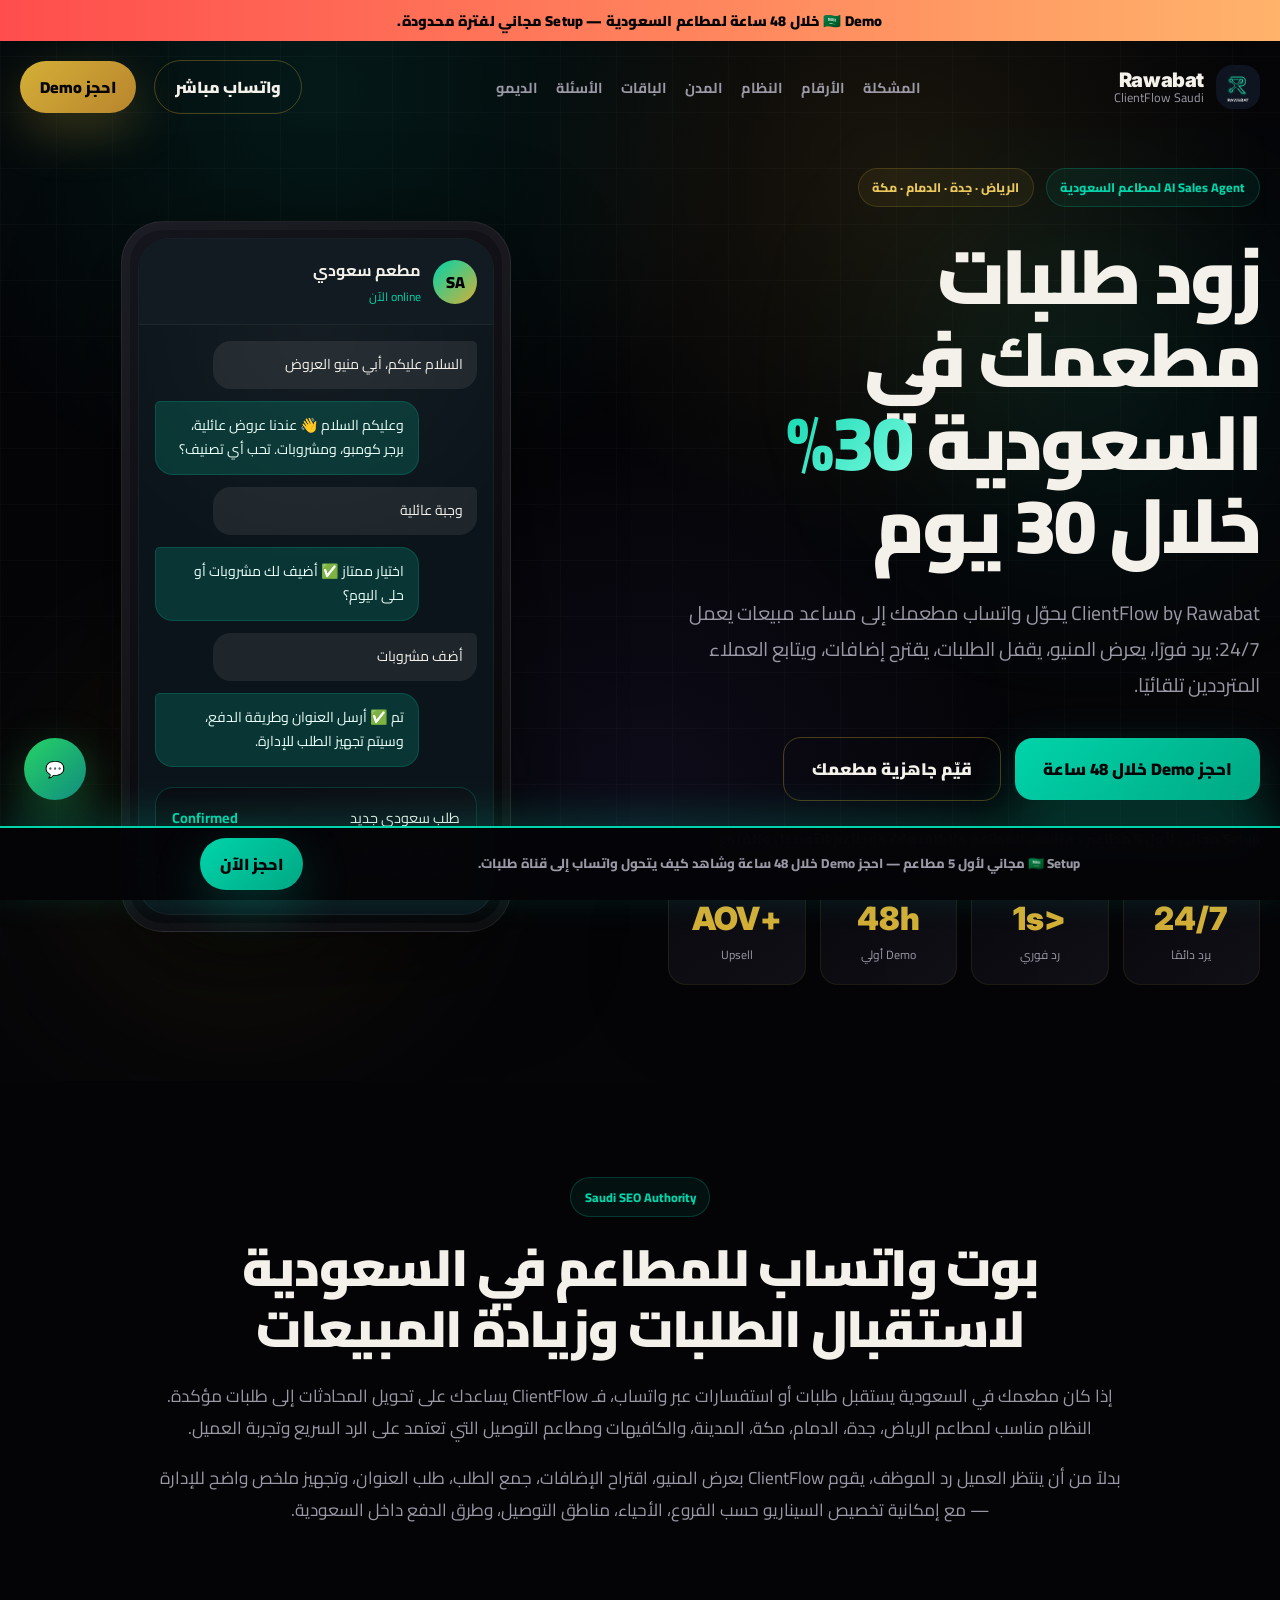
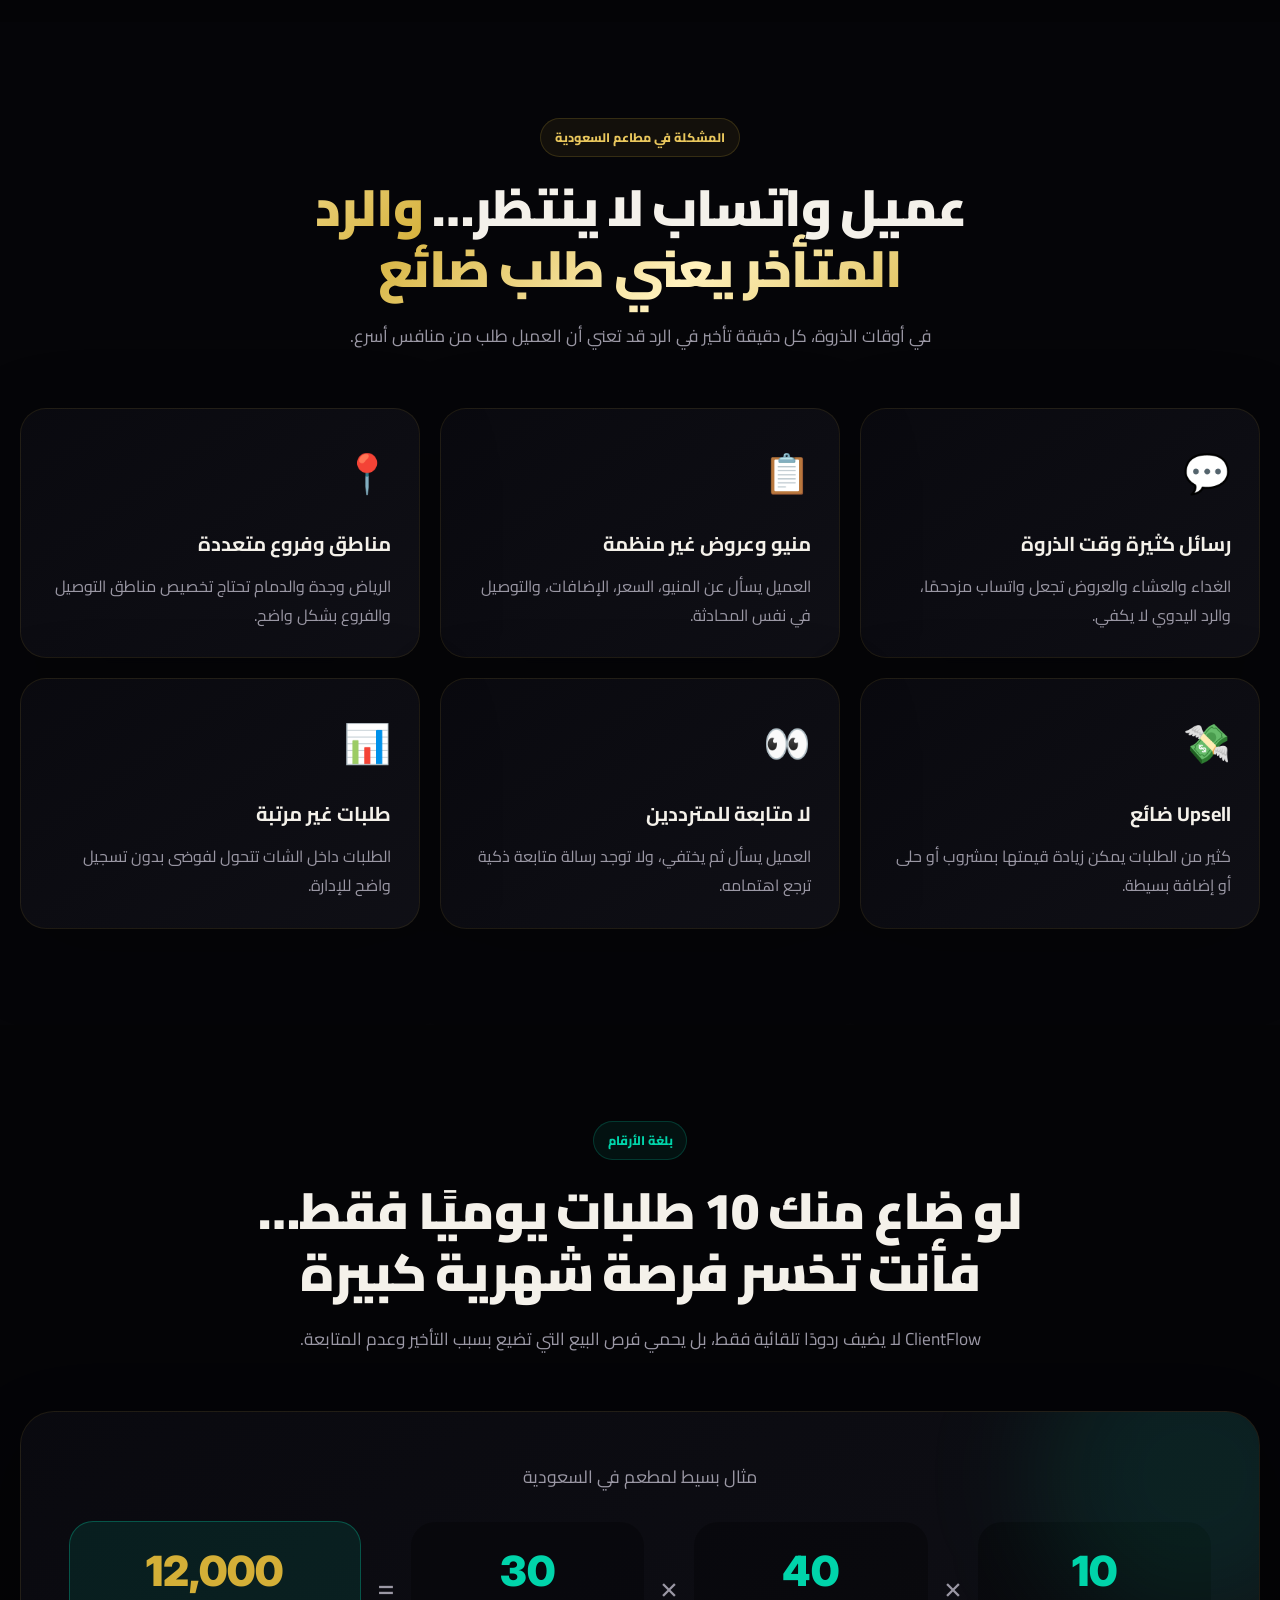
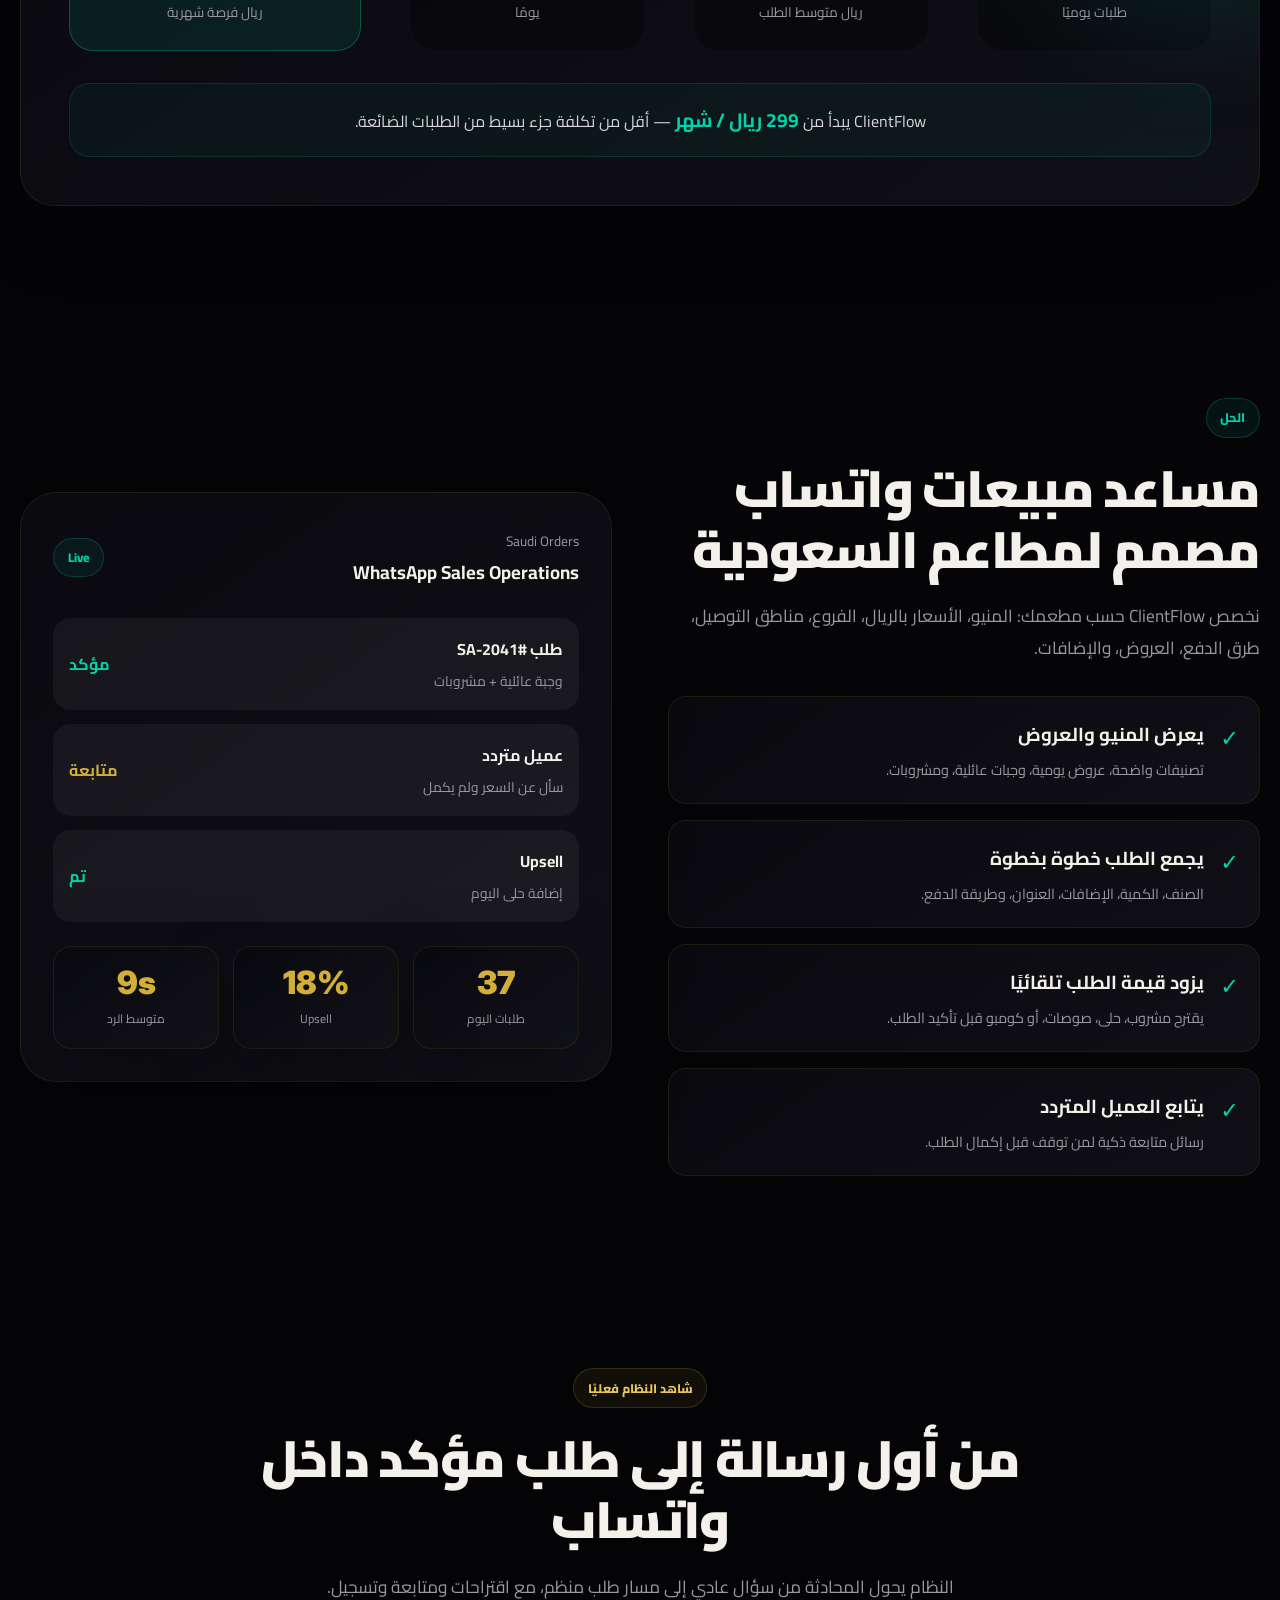
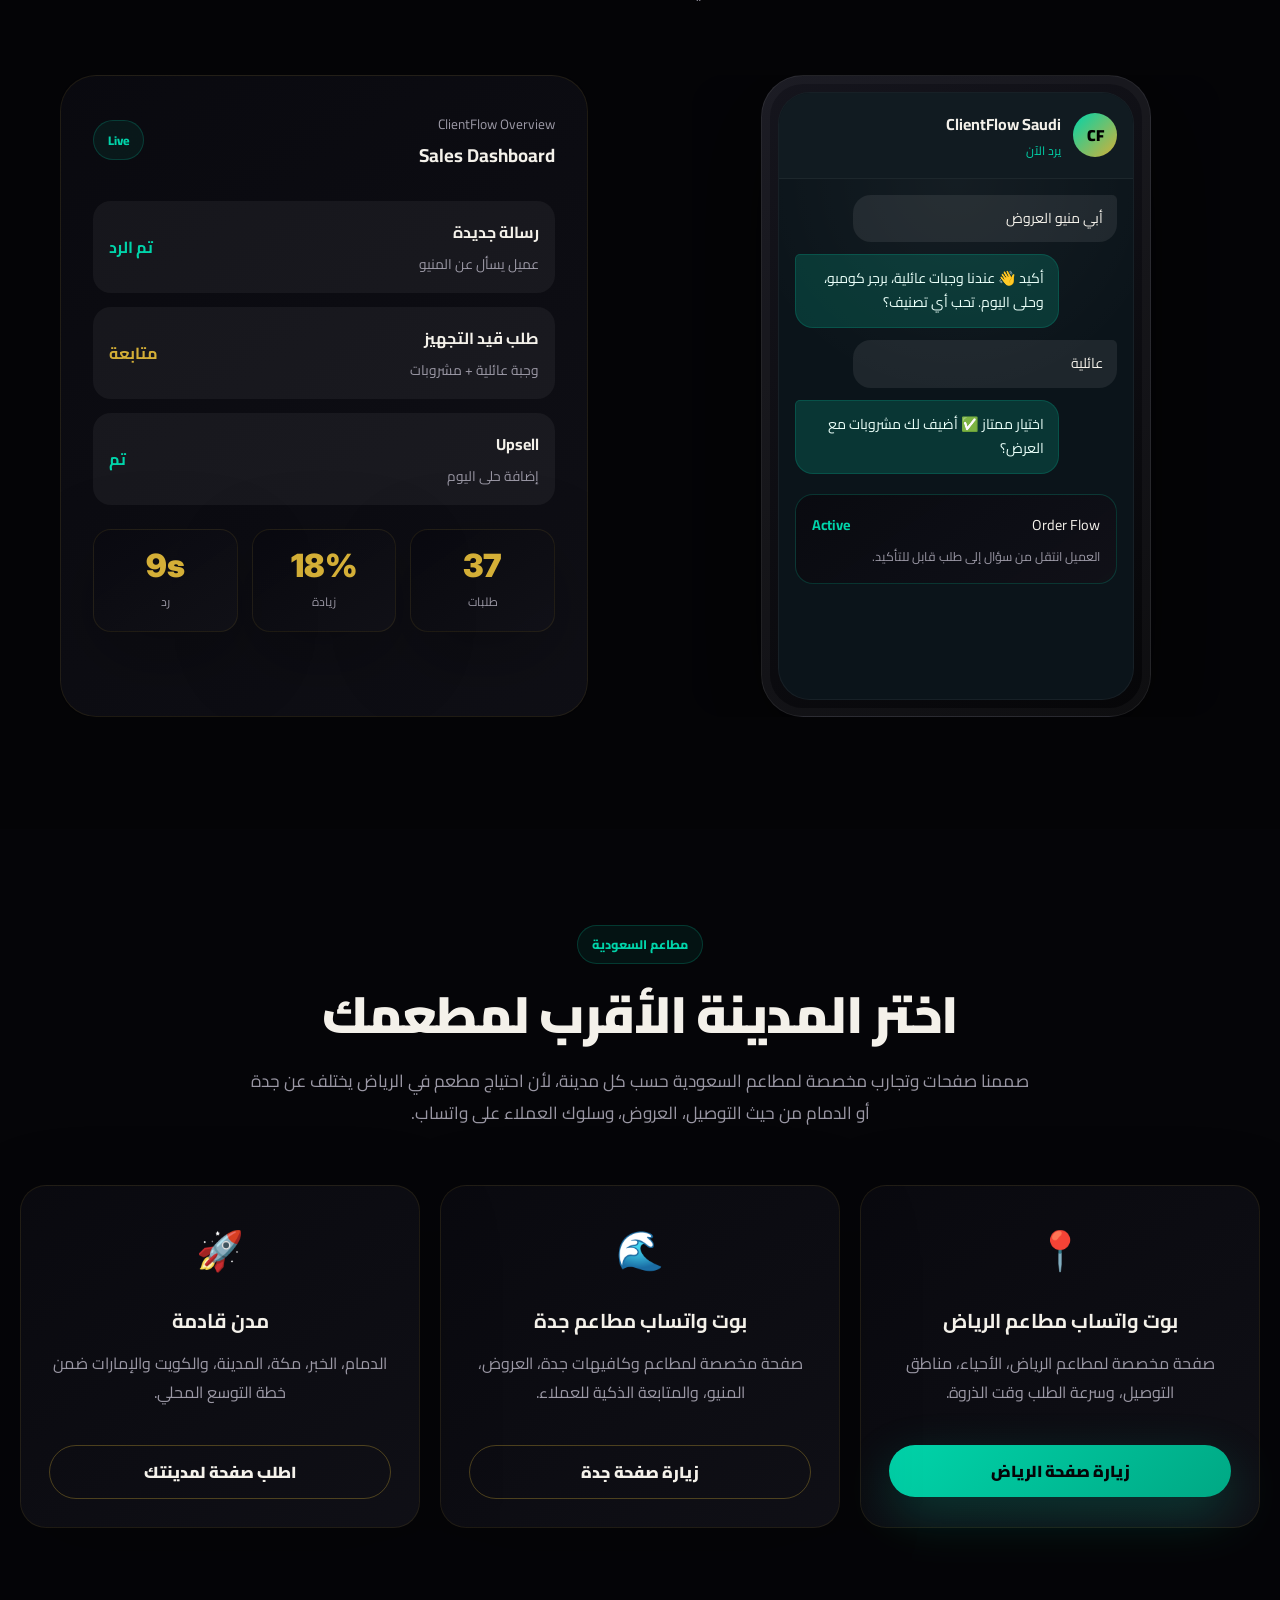
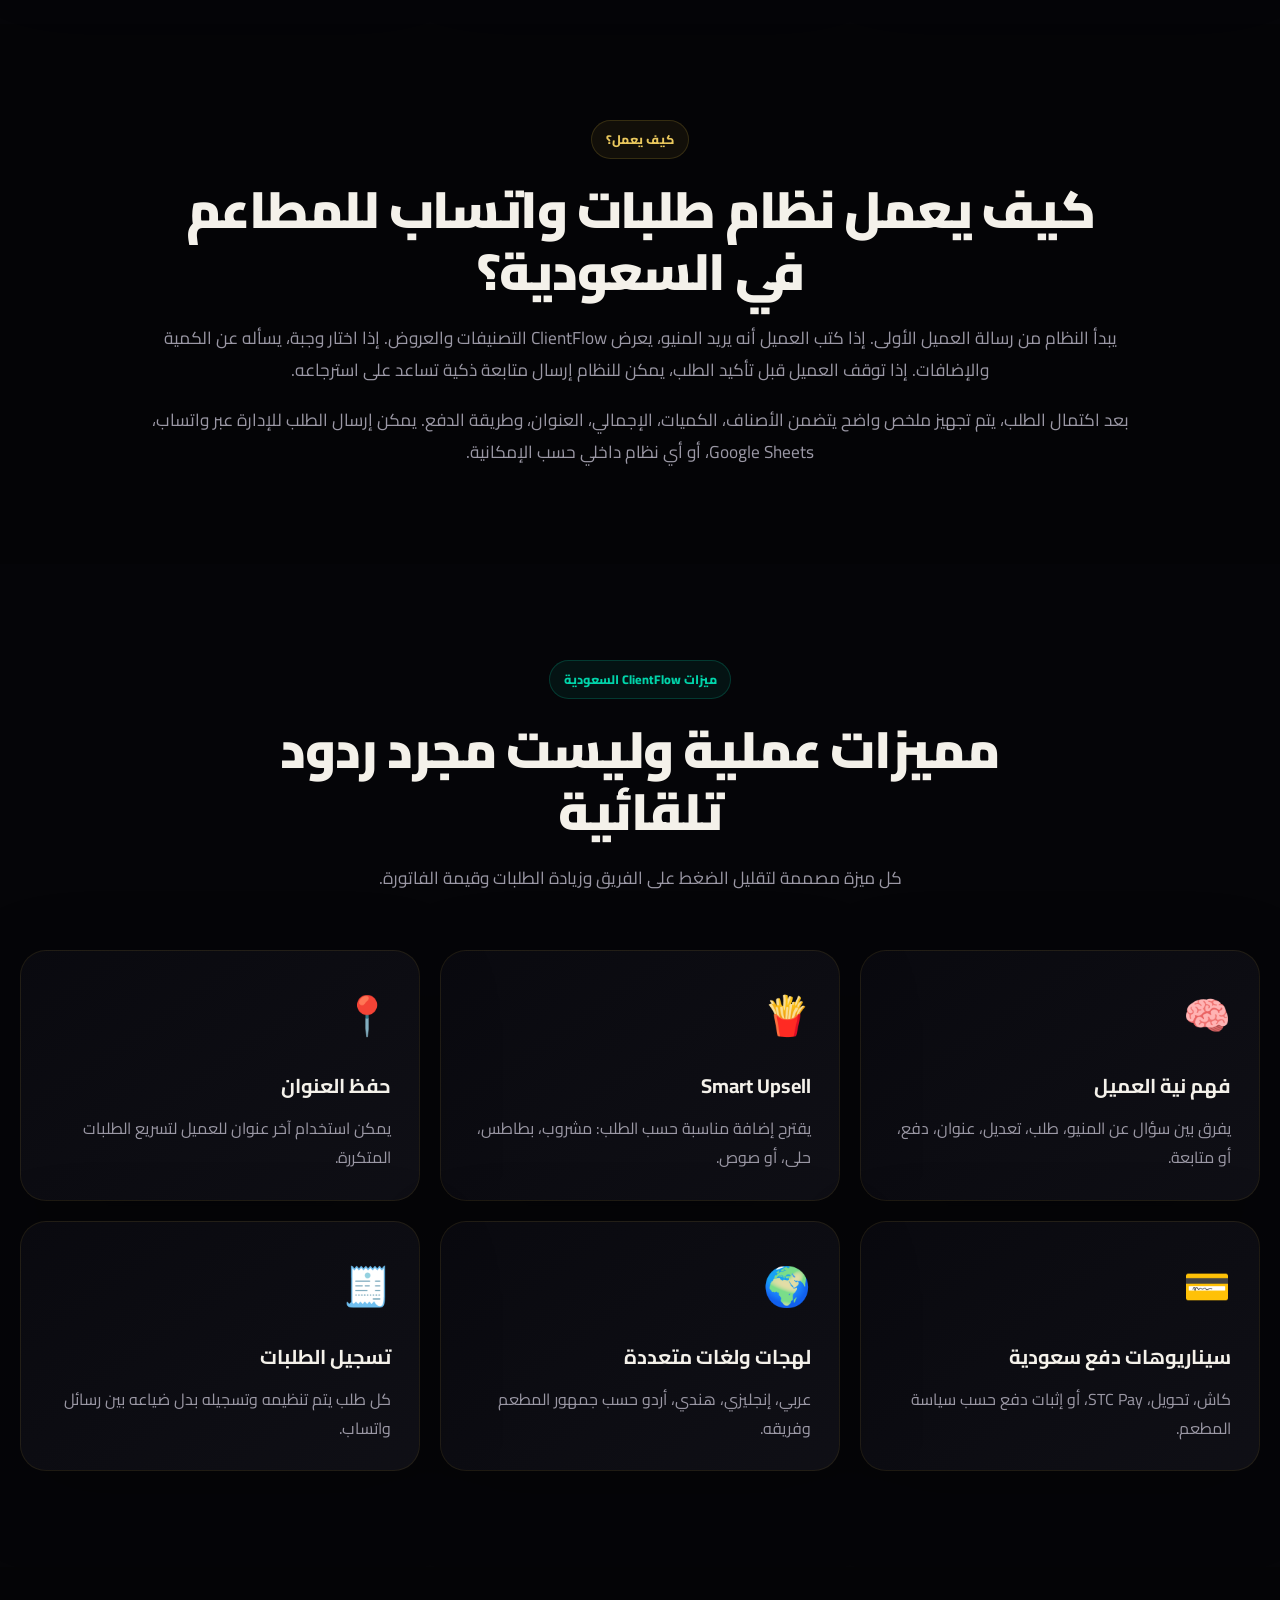
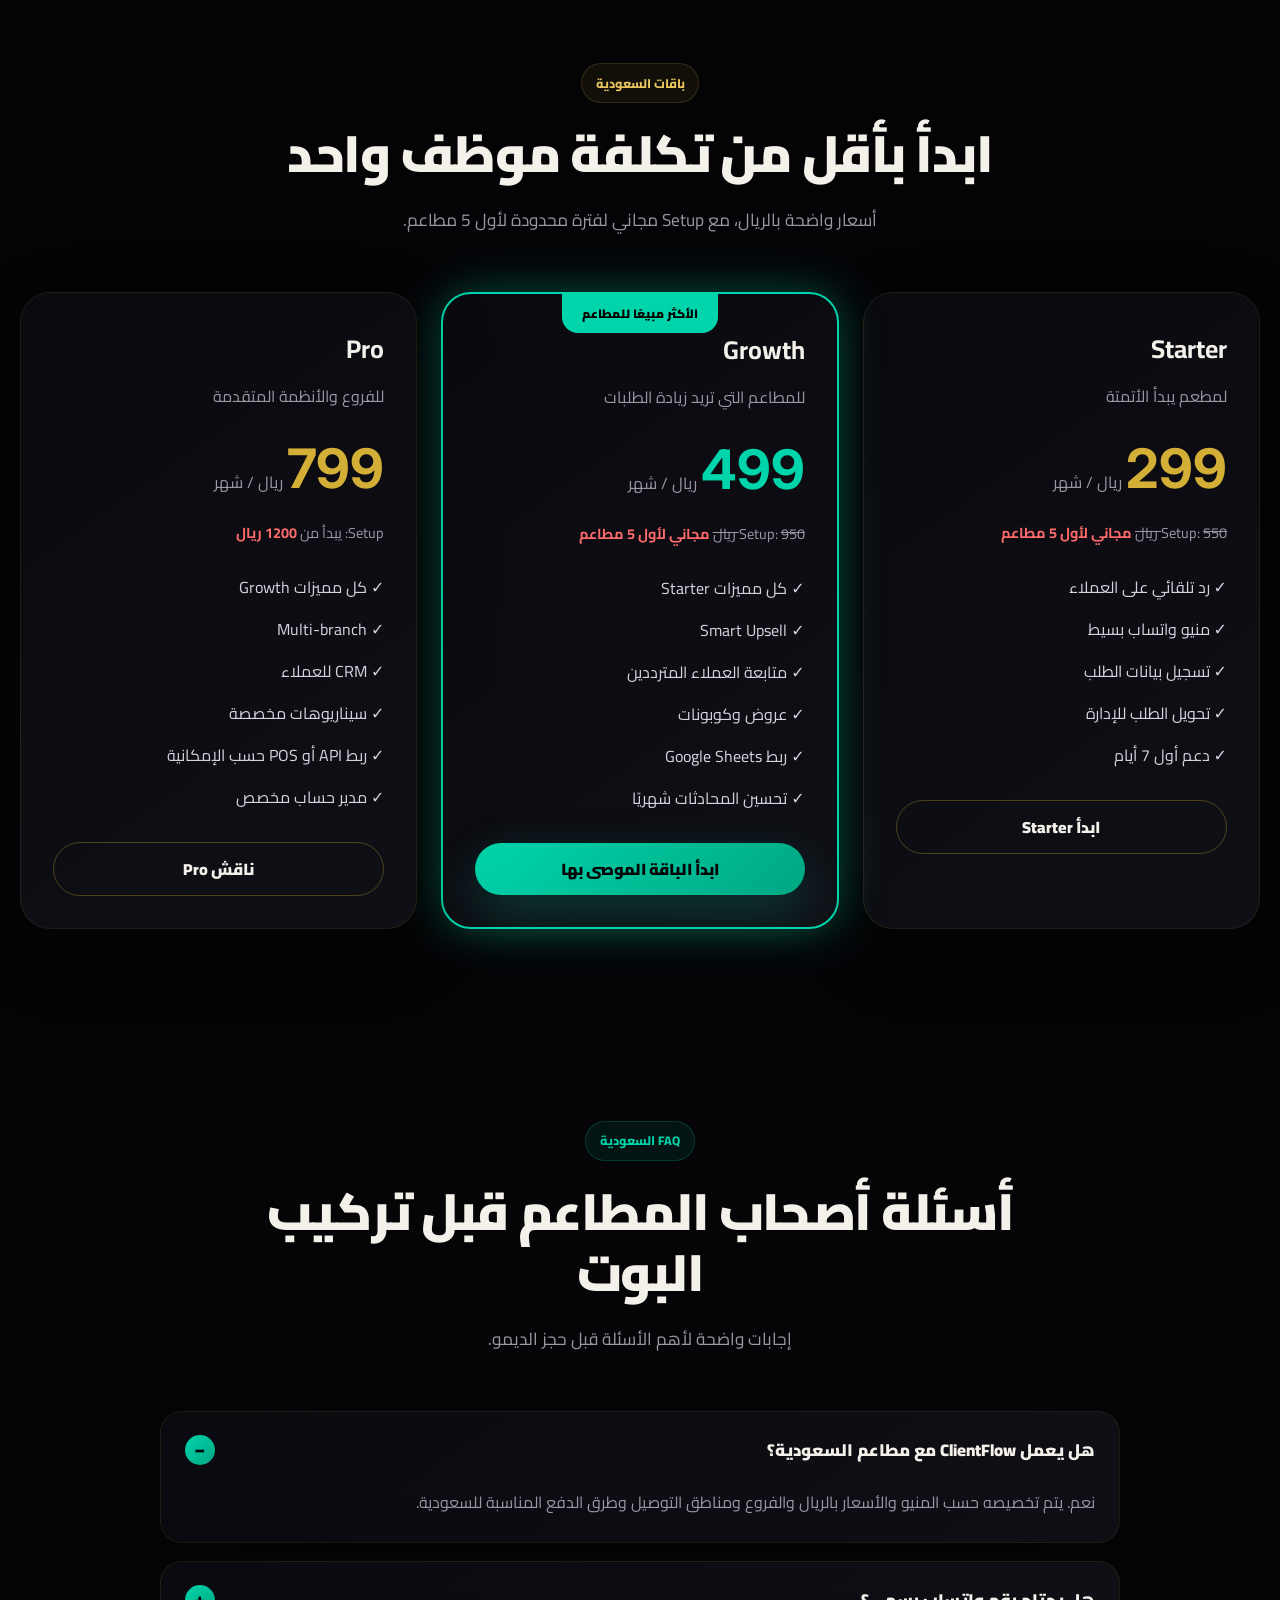
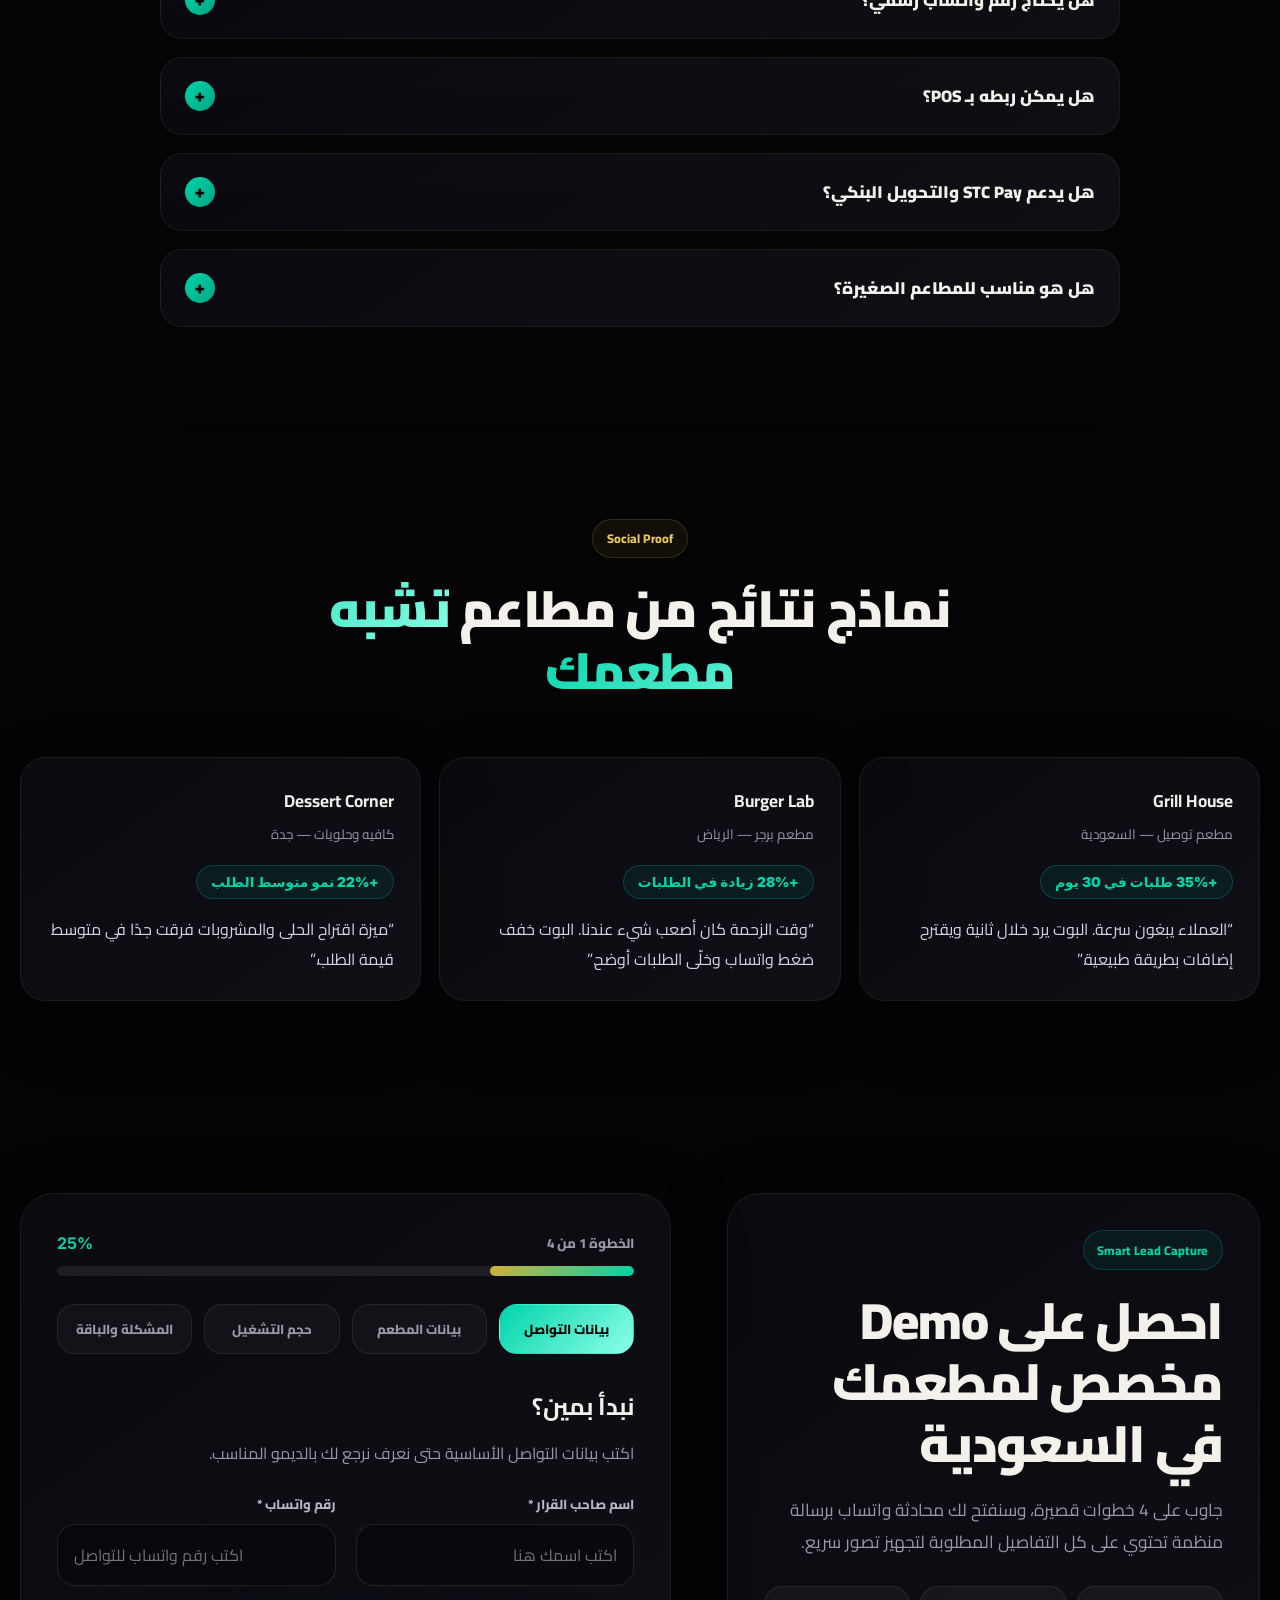
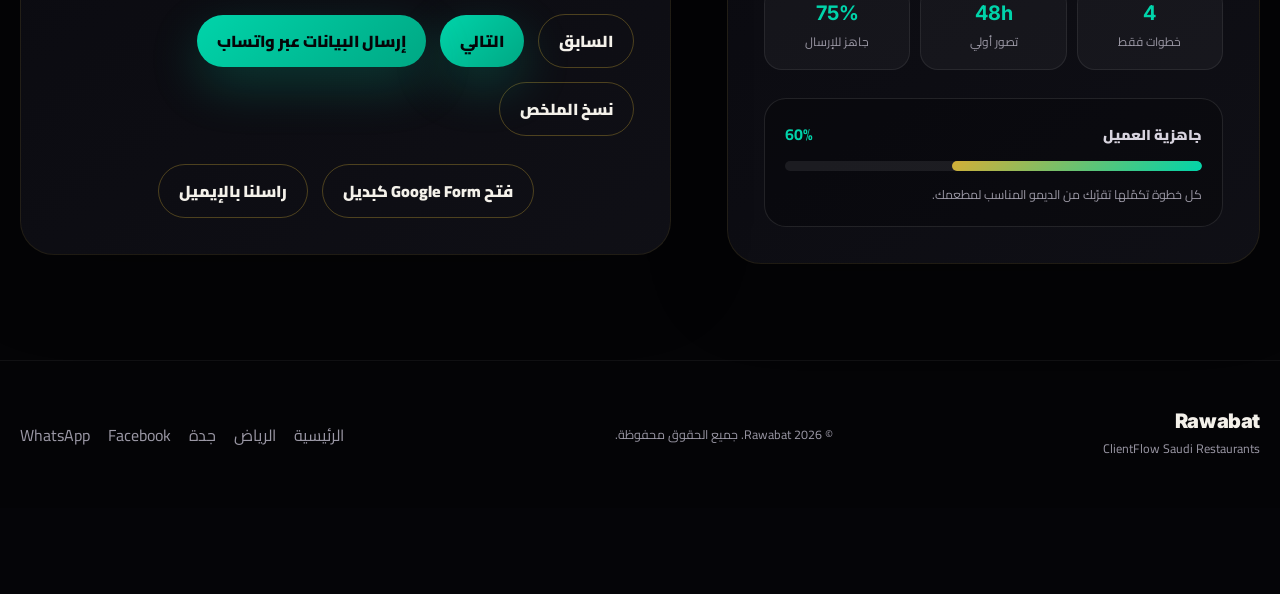
<file: saudi-whatsapp-bot/index.html>
<!DOCTYPE html>
<html lang="ar" dir="rtl">
<head>
  <meta charset="UTF-8" />
  <meta name="viewport" content="width=device-width, initial-scale=1.0, viewport-fit=cover" />
  <meta http-equiv="X-UA-Compatible" content="IE=edge" />

  <title>بوت واتساب للمطاعم في السعودية | زود طلباتك 30% خلال 30 يوم - Rawabat</title>
  <meta name="description" content="بوت واتساب ذكي للمطاعم في السعودية يحوّل رسائل العملاء إلى طلبات تلقائية. ClientFlow by Rawabat يرد فورًا، يعرض المنيو، يستقبل الطلبات، يقترح إضافات، يجمع العنوان، ويتابع العملاء المترددين. احجز Demo خلال 48 ساعة." />
  <meta name="keywords" content="بوت واتساب مطاعم السعودية, بوت واتساب للمطاعم في السعودية, نظام طلبات واتساب السعودية, واتساب بزنس مطاعم السعودية, أتمتة مطاعم السعودية, بوت واتساب مطاعم الرياض, بوت واتساب مطاعم جدة, restaurant whatsapp bot saudi, whatsapp ordering system saudi arabia" />
  <meta name="author" content="Rawabat" />
  <meta name="robots" content="index, follow, max-image-preview:large" />
  <meta name="theme-color" content="#050508" />
  <meta name="application-name" content="Rawabat ClientFlow Saudi" />
  <meta name="apple-mobile-web-app-title" content="ClientFlow Saudi" />

  <link rel="canonical" href="https://getrawabat.com/saudi-whatsapp-bot/" />
  <link rel="alternate" hreflang="ar-sa" href="https://getrawabat.com/saudi-whatsapp-bot/" />
  <link rel="alternate" hreflang="ar-eg" href="https://getrawabat.com/" />
  <link rel="alternate" hreflang="x-default" href="https://getrawabat.com/" />

  <meta property="fb:app_id" content="1497337685264521" />
  <meta property="og:type" content="website" />
  <meta property="og:url" content="https://getrawabat.com/saudi-whatsapp-bot/" />
  <meta property="og:title" content="بوت واتساب للمطاعم في السعودية | زود طلباتك تلقائيًا - Rawabat" />
  <meta property="og:description" content="حوّل واتساب مطعمك في السعودية إلى آلة مبيعات تعمل 24/7. رد فوري، استقبال طلبات، Upsell، متابعة العملاء، وتسجيل الطلبات للإدارة." />
  <meta property="og:image" content="https://getrawabat.com/og.png" />
  <meta property="og:image:secure_url" content="https://getrawabat.com/og.png" />
  <meta property="og:image:type" content="image/png" />
  <meta property="og:image:width" content="1200" />
  <meta property="og:image:height" content="630" />
  <meta property="og:image:alt" content="ClientFlow by Rawabat - بوت واتساب للمطاعم في السعودية" />
  <meta property="og:site_name" content="Rawabat" />
  <meta property="og:locale" content="ar_SA" />
  <meta property="article:author" content="Rawabat" />
  <meta property="article:published_time" content="2026-05-06T08:00:00+03:00" />
  <meta property="article:modified_time" content="2026-05-07T08:00:00+03:00" />

  <meta name="twitter:card" content="summary_large_image" />
  <meta name="twitter:title" content="بوت واتساب للمطاعم في السعودية - Rawabat" />
  <meta name="twitter:description" content="ClientFlow يحوّل واتساب مطعمك في السعودية إلى نظام طلبات ذكي يعمل 24/7." />
  <meta name="twitter:image" content="https://getrawabat.com/og.png" />

  <link rel="icon" type="image/jpeg" href="/logo.jpeg" />
  <link rel="manifest" href="/site.webmanifest" />
  <link rel="preload" as="image" href="/og.png" />
  <link rel="preconnect" href="https://fonts.googleapis.com" />
  <link rel="preconnect" href="https://fonts.gstatic.com" crossorigin />
  <link href="https://fonts.googleapis.com/css2?family=Cairo:wght@300;400;500;600;700;800;900&family=Inter:wght@400;600;700;800;900&display=swap" rel="stylesheet" />
  <link rel="stylesheet" href="/style.css?v=9" />

  <script type="application/ld+json">
  {
    "@context": "https://schema.org",
    "@graph": [
      {
        "@type": "Organization",
        "@id": "https://getrawabat.com/#organization",
        "name": "Rawabat",
        "url": "https://getrawabat.com/",
        "logo": "https://getrawabat.com/logo.jpeg",
        "sameAs": ["https://www.facebook.com/rawabat/"]
      },
      {
        "@type": "WebPage",
        "@id": "https://getrawabat.com/saudi-whatsapp-bot/#webpage",
        "url": "https://getrawabat.com/saudi-whatsapp-bot/",
        "name": "بوت واتساب للمطاعم في السعودية",
        "description": "صفحة ClientFlow للمطاعم في السعودية: بوت واتساب ذكي لاستقبال الطلبات وزيادة المبيعات.",
        "inLanguage": "ar-SA",
        "isPartOf": { "@id": "https://getrawabat.com/#website" },
        "about": { "@id": "https://getrawabat.com/saudi-whatsapp-bot/#service" }
      },
      {
        "@type": "SoftwareApplication",
        "@id": "https://getrawabat.com/saudi-whatsapp-bot/#clientflow-saudi",
        "name": "ClientFlow Saudi by Rawabat",
        "applicationCategory": "BusinessApplication",
        "operatingSystem": "Web",
        "description": "بوت واتساب ذكي للمطاعم في السعودية يساعد على الرد الفوري واستقبال الطلبات وزيادة متوسط قيمة الطلب.",
        "offers": {
          "@type": "Offer",
          "price": "299",
          "priceCurrency": "SAR",
          "availability": "https://schema.org/InStock"
        },
        "provider": { "@id": "https://getrawabat.com/#organization" }
      },
      {
        "@type": "Service",
        "@id": "https://getrawabat.com/saudi-whatsapp-bot/#service",
        "name": "بوت واتساب للمطاعم في السعودية",
        "serviceType": "Restaurant WhatsApp Automation",
        "provider": { "@id": "https://getrawabat.com/#organization" },
        "areaServed": ["Saudi Arabia", "Riyadh", "Jeddah", "Dammam", "Makkah", "Madinah"],
        "description": "نظام أتمتة واتساب للمطاعم في السعودية لاستقبال الطلبات والرد على العملاء وزيادة متوسط قيمة الطلب."
      },
      {
        "@type": "FAQPage",
        "@id": "https://getrawabat.com/saudi-whatsapp-bot/#faq",
        "mainEntity": [
          {
            "@type": "Question",
            "name": "هل يعمل بوت واتساب للمطاعم في السعودية؟",
            "acceptedAnswer": {
              "@type": "Answer",
              "text": "نعم، ClientFlow مناسب للمطاعم والكافيهات في السعودية، ويمكن تخصيصه للرياض وجدة والدمام ومناطق التوصيل والفروع."
            }
          },
          {
            "@type": "Question",
            "name": "هل يدعم STC Pay والتحويل البنكي؟",
            "acceptedAnswer": {
              "@type": "Answer",
              "text": "يمكن تصميم سيناريو الدفع حسب احتياج المطعم مثل كاش، تحويل بنكي، STC Pay أو إرسال إثبات دفع قبل تأكيد الطلب."
            }
          },
          {
            "@type": "Question",
            "name": "ما الفرق بين ClientFlow وبوت واتساب عادي؟",
            "acceptedAnswer": {
              "@type": "Answer",
              "text": "البوت العادي يرد بردود محفوظة فقط، أما ClientFlow فهو مساعد مبيعات يفهم نية العميل، يعرض المنيو، يقترح إضافات، يتابع المترددين، ويسجل الطلبات."
            }
          },
          {
            "@type": "Question",
            "name": "كم يستغرق تجهيز الديمو؟",
            "acceptedAnswer": {
              "@type": "Answer",
              "text": "يمكن تجهيز Demo أو تصور أولي خلال 48 ساعة حسب جاهزية المنيو وسيناريوهات الطلب."
            }
          }
        ]
      }
    ]
  }
  </script>
</head>

<body>
  <div class="urgency-bar">🇸🇦 Demo خلال 48 ساعة لمطاعم السعودية — Setup مجاني لفترة محدودة.</div>

  <div class="site-bg" aria-hidden="true">
    <div class="site-bg__gradients"></div>
    <div class="site-bg__grid"></div>
  </div>

  <nav id="nav" class="site-nav" aria-label="القائمة الرئيسية">
    <div class="container nav__inner">
      <a href="/" class="brand" aria-label="Rawabat ClientFlow الصفحة الرئيسية">
        <span class="brand__logo-wrap">
          <img src="/logo.jpeg" alt="Rawabat" class="brand__logo" width="44" height="44" />
        </span>
        <span class="brand__text">
          <span class="brand__name">Rawabat</span>
          <span class="brand__subtitle">ClientFlow Saudi</span>
        </span>
      </a>

      <div class="nav__links" aria-label="روابط الصفحة">
        <a href="#problem">المشكلة</a>
        <a href="#roi">الأرقام</a>
        <a href="#proof">النظام</a>
        <a href="#cities">المدن</a>
        <a href="#pricing">الباقات</a>
        <a href="#faq">الأسئلة</a>
        <a href="#lead-form">الديمو</a>
      </div>

      <div class="nav__actions">
        <a class="btn btn--outline" data-track-lead="saudi_whatsapp_nav" href="https://wa.me/201000045140?text=السلام عليكم، أريد تجربة ClientFlow لمطعمي في السعودية" target="_blank" rel="noopener noreferrer">واتساب مباشر</a>
        <a class="btn btn--gold" data-track-contact="saudi_nav_form" href="#lead-form">احجز Demo</a>
      </div>
    </div>
  </nav>

  <main id="home" class="main-content">
    <section class="hero section section--hero">
      <div class="orb orb--teal" aria-hidden="true"></div>
      <div class="orb orb--gold" aria-hidden="true"></div>

      <div class="container hero__grid">
        <div class="hero__content reveal">
          <div class="tag-group">
            <span class="tag tag--teal">AI Sales Agent لمطاعم السعودية</span>
            <span class="tag">الرياض · جدة · الدمام · مكة</span>
          </div>

          <h1 class="hero__title">
            زود طلبات مطعمك في السعودية <span class="text-teal">30%</span> خلال 30 يوم
          </h1>

          <p class="hero__description">
            ClientFlow by Rawabat يحوّل واتساب مطعمك إلى مساعد مبيعات يعمل 24/7: يرد فورًا، يعرض المنيو، يقفل الطلبات، يقترح إضافات، ويتابع العملاء المترددين تلقائيًا.
          </p>

          <div class="hero__actions">
            <a class="btn btn--teal btn--large" data-track-lead="saudi_hero_whatsapp" href="https://wa.me/201000045140?text=السلام عليكم، أريد Demo لبوت واتساب لمطعمي في السعودية خلال 48 ساعة" target="_blank" rel="noopener noreferrer">احجز Demo خلال 48 ساعة</a>
            <a class="btn btn--outline btn--large" data-track-contact="saudi_hero_form" href="#lead-form">قيّم جاهزية مطعمك</a>
          </div>

          <p class="hero__note">Setup مجاني لأول 5 مطاعم • مناسب للمطاعم والكافيهات ومطاعم التوصيل والفروع</p>

          <div class="stats-grid stats-grid--hero" aria-label="أرقام رئيسية">
            <div class="stat-card"><strong>24/7</strong><span>يرد دائمًا</span></div>
            <div class="stat-card"><strong>&lt;1s</strong><span>رد فوري</span></div>
            <div class="stat-card"><strong>48h</strong><span>Demo أولي</span></div>
            <div class="stat-card"><strong>+AOV</strong><span>Upsell</span></div>
          </div>
        </div>

        <div class="hero__demo reveal" aria-label="محاكاة محادثة واتساب لمطعم سعودي">
          <div class="phone-frame">
            <div class="phone-screen">
              <div class="phone-header">
                <div class="phone-avatar">SA</div>
                <div>
                  <strong>مطعم سعودي</strong>
                  <span>online الآن</span>
                </div>
              </div>

              <div class="chat-window">
                <div class="msg msg--in">السلام عليكم، أبي منيو العروض</div>
                <div class="msg msg--out">وعليكم السلام 👋 عندنا عروض عائلية، برجر كومبو، ومشروبات. تحب أي تصنيف؟</div>
                <div class="msg msg--in">وجبة عائلية</div>
                <div class="msg msg--out">اختيار ممتاز ✅ أضيف لك مشروبات أو حلى اليوم؟</div>
                <div class="msg msg--in">أضف مشروبات</div>
                <div class="msg msg--out">تم ✅ أرسل العنوان وطريقة الدفع، وسيتم تجهيز الطلب للإدارة.</div>
                <div class="order-card">
                  <div class="order-card__top"><span>طلب سعودي جديد</span><strong>Confirmed</strong></div>
                  <p>وجبة عائلية + مشروبات<br />تم تحويل الطلب للإدارة تلقائيًا.</p>
                </div>
              </div>
            </div>
          </div>
        </div>
      </div>
    </section>

    <section id="seo-intro" class="seo-content section section--muted">
      <div class="container reveal">
        <div class="section-head">
          <span class="tag tag--teal">Saudi SEO Authority</span>
          <h2>بوت واتساب للمطاعم في السعودية لاستقبال الطلبات وزيادة المبيعات</h2>
          <p>
            إذا كان مطعمك في السعودية يستقبل طلبات أو استفسارات عبر واتساب، فـ ClientFlow يساعدك على تحويل المحادثات إلى طلبات مؤكدة. النظام مناسب لمطاعم الرياض، جدة، الدمام، مكة، المدينة، والكافيهات ومطاعم التوصيل التي تعتمد على الرد السريع وتجربة العميل.
          </p>
          <p>
            بدلاً من أن ينتظر العميل رد الموظف، يقوم ClientFlow بعرض المنيو، اقتراح الإضافات، جمع الطلب، طلب العنوان، وتجهيز ملخص واضح للإدارة — مع إمكانية تخصيص السيناريو حسب الفروع، الأحياء، مناطق التوصيل، وطرق الدفع داخل السعودية.
          </p>
        </div>
      </div>
    </section>

    <section id="problem" class="section section--problem">
      <div class="container">
        <div class="section-head reveal">
          <span class="tag">المشكلة في مطاعم السعودية</span>
          <h2>عميل واتساب لا ينتظر… <span class="text-gold">والرد المتأخر يعني طلب ضائع</span></h2>
          <p>في أوقات الذروة، كل دقيقة تأخير في الرد قد تعني أن العميل طلب من منافس أسرع.</p>
        </div>

        <div class="cards-grid cards-grid--three">
          <article class="feature-card reveal"><div class="feature-card__icon">💬</div><h3>رسائل كثيرة وقت الذروة</h3><p>الغداء والعشاء والعروض تجعل واتساب مزدحمًا، والرد اليدوي لا يكفي.</p></article>
          <article class="feature-card reveal"><div class="feature-card__icon">📋</div><h3>منيو وعروض غير منظمة</h3><p>العميل يسأل عن المنيو، السعر، الإضافات، والتوصيل في نفس المحادثة.</p></article>
          <article class="feature-card reveal"><div class="feature-card__icon">📍</div><h3>مناطق وفروع متعددة</h3><p>الرياض وجدة والدمام تحتاج تخصيص مناطق التوصيل والفروع بشكل واضح.</p></article>
          <article class="feature-card reveal"><div class="feature-card__icon">💸</div><h3>Upsell ضائع</h3><p>كثير من الطلبات يمكن زيادة قيمتها بمشروب أو حلى أو إضافة بسيطة.</p></article>
          <article class="feature-card reveal"><div class="feature-card__icon">👀</div><h3>لا متابعة للمترددين</h3><p>العميل يسأل ثم يختفي، ولا توجد رسالة متابعة ذكية ترجع اهتمامه.</p></article>
          <article class="feature-card reveal"><div class="feature-card__icon">📊</div><h3>طلبات غير مرتبة</h3><p>الطلبات داخل الشات تتحول لفوضى بدون تسجيل واضح للإدارة.</p></article>
        </div>
      </div>
    </section>

    <section id="roi" class="section section--muted">
      <div class="container">
        <div class="section-head reveal">
          <span class="tag tag--teal">بلغة الأرقام</span>
          <h2>لو ضاع منك 10 طلبات يوميًا فقط… فأنت تخسر فرصة شهرية كبيرة</h2>
          <p>ClientFlow لا يضيف ردودًا تلقائية فقط، بل يحمي فرص البيع التي تضيع بسبب التأخير وعدم المتابعة.</p>
        </div>

        <div class="roi-box reveal">
          <div class="roi-box__orb" aria-hidden="true"></div>
          <p class="roi-box__intro">مثال بسيط لمطعم في السعودية</p>
          <div class="roi-equation" aria-label="معادلة الخسارة الشهرية المحتملة">
            <div class="roi-item"><strong>10</strong><span>طلبات يوميًا</span></div>
            <div class="roi-operator">×</div>
            <div class="roi-item"><strong>40</strong><span>ريال متوسط الطلب</span></div>
            <div class="roi-operator">×</div>
            <div class="roi-item"><strong>30</strong><span>يومًا</span></div>
            <div class="roi-operator">=</div>
            <div class="roi-result"><strong>12,000</strong><span>ريال فرصة شهرية</span></div>
          </div>
          <div class="roi-note">ClientFlow يبدأ من <strong>299 ريال / شهر</strong> — أقل من تكلفة جزء بسيط من الطلبات الضائعة.</div>
        </div>
      </div>
    </section>

    <section id="solution" class="section section--solution">
      <div class="container split-grid">
        <div class="reveal">
          <span class="tag tag--teal">الحل</span>
          <h2>مساعد مبيعات واتساب مصمم لمطاعم السعودية</h2>
          <p>نخصص ClientFlow حسب مطعمك: المنيو، الأسعار بالريال، الفروع، مناطق التوصيل، طرق الدفع، العروض، والإضافات.</p>

          <div class="check-list">
            <div class="check-item"><span>✓</span><div><h3>يعرض المنيو والعروض</h3><p>تصنيفات واضحة، عروض يومية، وجبات عائلية، ومشروبات.</p></div></div>
            <div class="check-item"><span>✓</span><div><h3>يجمع الطلب خطوة بخطوة</h3><p>الصنف، الكمية، الإضافات، العنوان، وطريقة الدفع.</p></div></div>
            <div class="check-item"><span>✓</span><div><h3>يزود قيمة الطلب تلقائيًا</h3><p>يقترح مشروب، حلى، صوصات، أو كومبو قبل تأكيد الطلب.</p></div></div>
            <div class="check-item"><span>✓</span><div><h3>يتابع العميل المتردد</h3><p>رسائل متابعة ذكية لمن توقف قبل إكمال الطلب.</p></div></div>
          </div>
        </div>

        <div class="dashboard-card reveal">
          <div class="dashboard-card__head">
            <div><span>Saudi Orders</span><h3>WhatsApp Sales Operations</h3></div>
            <span class="tag tag--teal">Live</span>
          </div>
          <div class="orders-list">
            <div class="order-row"><div><strong>طلب #SA-2041</strong><span>وجبة عائلية + مشروبات</span></div><strong class="status status--confirmed">مؤكد</strong></div>
            <div class="order-row"><div><strong>عميل متردد</strong><span>سأل عن السعر ولم يكمل</span></div><strong class="status status--pending">متابعة</strong></div>
            <div class="order-row"><div><strong>Upsell</strong><span>إضافة حلى اليوم</span></div><strong class="status status--confirmed">تم</strong></div>
          </div>
          <div class="stats-grid stats-grid--dashboard">
            <div class="stat-card"><strong>37</strong><span>طلبات اليوم</span></div>
            <div class="stat-card"><strong>18%</strong><span>Upsell</span></div>
            <div class="stat-card"><strong>9s</strong><span>متوسط الرد</span></div>
          </div>
        </div>
      </div>
    </section>

    <section id="proof" class="section section--muted">
      <div class="container">
        <div class="section-head reveal">
          <span class="tag">شاهد النظام فعليًا</span>
          <h2>من أول رسالة إلى طلب مؤكد داخل واتساب</h2>
          <p>النظام يحول المحادثة من سؤال عادي إلى مسار طلب منظم، مع اقتراحات ومتابعة وتسجيل.</p>
        </div>

        <div class="media-grid">
          <figure class="media-card reveal" aria-label="نموذج محادثة واتساب داخل ClientFlow السعودية">
            <div class="phone-frame proof-mockup">
              <div class="phone-screen">
                <div class="phone-header"><div class="phone-avatar">CF</div><div><strong>ClientFlow Saudi</strong><span>يرد الآن</span></div></div>
                <div class="chat-window">
                  <div class="msg msg--in">أبي منيو العروض</div>
                  <div class="msg msg--out">أكيد 👋 عندنا وجبات عائلية، برجر كومبو، وحلى اليوم. تحب أي تصنيف؟</div>
                  <div class="msg msg--in">عائلية</div>
                  <div class="msg msg--out">اختيار ممتاز ✅ أضيف لك مشروبات مع العرض؟</div>
                  <div class="order-card"><div class="order-card__top"><span>Order Flow</span><strong>Active</strong></div><p>العميل انتقل من سؤال إلى طلب قابل للتأكيد.</p></div>
                </div>
              </div>
            </div>
          </figure>

          <figure class="media-card reveal" aria-label="نموذج لوحة متابعة ClientFlow السعودية">
            <div class="dashboard-card proof-mockup">
              <div class="dashboard-card__head"><div><span>ClientFlow Overview</span><h3>Sales Dashboard</h3></div><span class="tag tag--teal">Live</span></div>
              <div class="orders-list">
                <div class="order-row"><div><strong>رسالة جديدة</strong><span>عميل يسأل عن المنيو</span></div><strong class="status status--confirmed">تم الرد</strong></div>
                <div class="order-row"><div><strong>طلب قيد التجهيز</strong><span>وجبة عائلية + مشروبات</span></div><strong class="status status--pending">متابعة</strong></div>
                <div class="order-row"><div><strong>Upsell</strong><span>إضافة حلى اليوم</span></div><strong class="status status--confirmed">تم</strong></div>
              </div>
              <div class="stats-grid stats-grid--dashboard"><div class="stat-card"><strong>37</strong><span>طلبات</span></div><div class="stat-card"><strong>18%</strong><span>زيادة</span></div><div class="stat-card"><strong>9s</strong><span>رد</span></div></div>
            </div>
          </figure>
        </div>
      </div>
    </section>

    <section id="cities" class="section section--markets">
      <div class="container">
        <div class="section-head reveal">
          <span class="tag tag--teal">مطاعم السعودية</span>
          <h2>اختر المدينة الأقرب لمطعمك</h2>
          <p>
          صممنا صفحات وتجارب مخصصة لمطاعم السعودية حسب كل مدينة،
          لأن احتياج مطعم في الرياض يختلف عن جدة أو الدمام من حيث التوصيل،
          العروض، وسلوك العملاء على واتساب.
          </p>
        </div>

        <div class="cards-grid cards-grid--three">
          <article class="feature-card reveal">
            <div class="feature-card__icon">📍</div>
            <h3>بوت واتساب مطاعم الرياض</h3>
            <p>صفحة مخصصة لمطاعم الرياض، الأحياء، مناطق التوصيل، وسرعة الطلب وقت الذروة.</p>
            <br />
            <a class="btn btn--teal btn--full" href="/riyadh-whatsapp-bot/">زيارة صفحة الرياض</a>
          </article>

          <article class="feature-card reveal">
            <div class="feature-card__icon">🌊</div>
            <h3>بوت واتساب مطاعم جدة</h3>
            <p>صفحة مخصصة لمطاعم وكافيهات جدة، العروض، المنيو، والمتابعة الذكية للعملاء.</p>
            <br />
            <a class="btn btn--outline btn--full" href="/jeddah-whatsapp-bot/">زيارة صفحة جدة</a>
          </article>

          <article class="feature-card reveal">
            <div class="feature-card__icon">🚀</div>
            <h3>مدن قادمة</h3>
            <p>الدمام، الخبر، مكة، المدينة، والكويت والإمارات ضمن خطة التوسع المحلي.</p>
            <br />
            <a class="btn btn--outline btn--full" href="#lead-form">اطلب صفحة لمدينتك</a>
          </article>
        </div>
      </div>
    </section>

    <section id="how-it-works" class="seo-content section section--muted">
      <div class="container reveal">
        <div class="section-head">
          <span class="tag">كيف يعمل؟</span>
          <h2>كيف يعمل نظام طلبات واتساب للمطاعم في السعودية؟</h2>
          <p>
            يبدأ النظام من رسالة العميل الأولى. إذا كتب العميل أنه يريد المنيو، يعرض ClientFlow التصنيفات والعروض. إذا اختار وجبة، يسأله عن الكمية والإضافات. إذا توقف العميل قبل تأكيد الطلب، يمكن للنظام إرسال متابعة ذكية تساعد على استرجاعه.
          </p>
          <p>
            بعد اكتمال الطلب، يتم تجهيز ملخص واضح يتضمن الأصناف، الكميات، الإجمالي، العنوان، وطريقة الدفع. يمكن إرسال الطلب للإدارة عبر واتساب، Google Sheets، أو أي نظام داخلي حسب الإمكانية.
          </p>
        </div>
      </div>
    </section>

    <section id="features" class="section">
      <div class="container">
        <div class="section-head reveal">
          <span class="tag tag--teal">ميزات ClientFlow السعودية</span>
          <h2>مميزات عملية وليست مجرد ردود تلقائية</h2>
          <p>كل ميزة مصممة لتقليل الضغط على الفريق وزيادة الطلبات وقيمة الفاتورة.</p>
        </div>

        <div class="cards-grid cards-grid--three">
          <article class="feature-card reveal"><div class="feature-card__icon">🧠</div><h3>فهم نية العميل</h3><p>يفرق بين سؤال عن المنيو، طلب، تعديل، عنوان، دفع، أو متابعة.</p></article>
          <article class="feature-card reveal"><div class="feature-card__icon">🍟</div><h3>Smart Upsell</h3><p>يقترح إضافة مناسبة حسب الطلب: مشروب، بطاطس، حلى، أو صوص.</p></article>
          <article class="feature-card reveal"><div class="feature-card__icon">📍</div><h3>حفظ العنوان</h3><p>يمكن استخدام آخر عنوان للعميل لتسريع الطلبات المتكررة.</p></article>
          <article class="feature-card reveal"><div class="feature-card__icon">💳</div><h3>سيناريوهات دفع سعودية</h3><p>كاش، تحويل، STC Pay، أو إثبات دفع حسب سياسة المطعم.</p></article>
          <article class="feature-card reveal"><div class="feature-card__icon">🌍</div><h3>لهجات ولغات متعددة</h3><p>عربي، إنجليزي، هندي، أردو حسب جمهور المطعم وفريقه.</p></article>
          <article class="feature-card reveal"><div class="feature-card__icon">🧾</div><h3>تسجيل الطلبات</h3><p>كل طلب يتم تنظيمه وتسجيله بدل ضياعه بين رسائل واتساب.</p></article>
        </div>
      </div>
    </section>

    <section id="pricing" class="section section--pricing section--muted">
      <div class="container">
        <div class="section-head reveal">
          <span class="tag">باقات السعودية</span>
          <h2>ابدأ بأقل من تكلفة موظف واحد</h2>
          <p>أسعار واضحة بالريال، مع Setup مجاني لفترة محدودة لأول 5 مطاعم.</p>
        </div>

        <div class="pricing-grid">
          <article class="pricing-card reveal">
            <h3>Starter</h3>
            <p>لمطعم يبدأ الأتمتة</p>
            <div class="price"><strong>299</strong><span> ريال / شهر</span></div>
            <p class="setup-note">Setup: <s>550 ريال</s> <strong>مجاني لأول 5 مطاعم</strong></p>
            <ul>
              <li>✓ رد تلقائي على العملاء</li>
              <li>✓ منيو واتساب بسيط</li>
              <li>✓ تسجيل بيانات الطلب</li>
              <li>✓ تحويل الطلب للإدارة</li>
              <li>✓ دعم أول 7 أيام</li>
            </ul>
            <a class="btn btn--outline btn--full" data-track-lead="saudi_starter" href="https://wa.me/201000045140?text=أريد باقة Starter لمطعمي في السعودية" target="_blank" rel="noopener noreferrer">ابدأ Starter</a>
          </article>

          <article class="pricing-card pricing-card--featured reveal">
            <span class="pricing-card__badge">الأكثر مبيعًا للمطاعم</span>
            <h3>Growth</h3>
            <p>للمطاعم التي تريد زيادة الطلبات</p>
            <div class="price price--teal"><strong>499</strong><span> ريال / شهر</span></div>
            <p class="setup-note">Setup: <s>950 ريال</s> <strong>مجاني لأول 5 مطاعم</strong></p>
            <ul>
              <li>✓ كل مميزات Starter</li>
              <li>✓ Smart Upsell</li>
              <li>✓ متابعة العملاء المترددين</li>
              <li>✓ عروض وكوبونات</li>
              <li>✓ ربط Google Sheets</li>
              <li>✓ تحسين المحادثات شهريًا</li>
            </ul>
            <a class="btn btn--teal btn--full" data-track-lead="saudi_growth" href="https://wa.me/201000045140?text=أريد باقة Growth لمطعمي في السعودية" target="_blank" rel="noopener noreferrer">ابدأ الباقة الموصى بها</a>
          </article>

          <article class="pricing-card reveal">
            <h3>Pro</h3>
            <p>للفروع والأنظمة المتقدمة</p>
            <div class="price"><strong>799</strong><span> ريال / شهر</span></div>
            <p class="setup-note">Setup: يبدأ من <strong>1200 ريال</strong></p>
            <ul>
              <li>✓ كل مميزات Growth</li>
              <li>✓ Multi-branch</li>
              <li>✓ CRM للعملاء</li>
              <li>✓ سيناريوهات مخصصة</li>
              <li>✓ ربط API أو POS حسب الإمكانية</li>
              <li>✓ مدير حساب مخصص</li>
            </ul>
            <a class="btn btn--outline btn--full" data-track-lead="saudi_pro" href="https://wa.me/201000045140?text=أريد باقة Pro لمطعمي في السعودية" target="_blank" rel="noopener noreferrer">ناقش Pro</a>
          </article>
        </div>
      </div>
    </section>

    <section id="faq" class="section section--faq">
      <div class="container">
        <div class="section-head reveal">
          <span class="tag tag--teal">FAQ السعودية</span>
          <h2>أسئلة أصحاب المطاعم قبل تركيب البوت</h2>
          <p>إجابات واضحة لأهم الأسئلة قبل حجز الديمو.</p>
        </div>

        <div class="faq-grid">
          <details class="faq-item reveal" open>
            <summary>هل يعمل ClientFlow مع مطاعم السعودية؟</summary>
            <p>نعم. يتم تخصيصه حسب المنيو والأسعار بالريال والفروع ومناطق التوصيل وطرق الدفع المناسبة للسعودية.</p>
          </details>

          <details class="faq-item reveal">
            <summary>هل يحتاج رقم واتساب رسمي؟</summary>
            <p>الأفضل استخدام WhatsApp Business API أو رقم مخصص للأعمال حسب مرحلة المطعم. يمكننا البدء بتصميم الديمو ثم تحديد أفضل طريقة تشغيل.</p>
          </details>

          <details class="faq-item reveal">
            <summary>هل يمكن ربطه بـ POS؟</summary>
            <p>حسب النظام المستخدم وإمكانية التكامل. في البداية يمكن تسجيل الطلبات في Google Sheets أو إرسالها للإدارة، ثم دراسة ربط POS لاحقًا.</p>
          </details>

          <details class="faq-item reveal">
            <summary>هل يدعم STC Pay والتحويل البنكي؟</summary>
            <p>نعم، يمكن إعداد سيناريو الدفع حسب سياسة المطعم: كاش، تحويل، STC Pay، أو إرسال إثبات دفع.</p>
          </details>

          <details class="faq-item reveal">
            <summary>هل هو مناسب للمطاعم الصغيرة؟</summary>
            <p>نعم، خصوصًا إذا كان المطعم يستقبل أسئلة متكررة عن المنيو والعروض والطلبات عبر واتساب.</p>
          </details>
        </div>
      </div>
    </section>

    <section id="reviews" class="section section--reviews section--muted">
      <div class="container">
        <div class="section-head reveal">
          <span class="tag">Social Proof</span>
          <h2>نماذج نتائج من مطاعم <span class="text-teal">تشبه مطعمك</span></h2>
        </div>

        <div class="testimonials-grid">
          <article class="testimonial-card reveal"><div class="testimonial-card__top"><strong>Grill House</strong><span>مطعم توصيل — السعودية</span></div><div class="testimonial-card__metric">+35% طلبات في 30 يوم</div><p>“العملاء يبغون سرعة. البوت يرد خلال ثانية ويقترح إضافات بطريقة طبيعية.”</p></article>
          <article class="testimonial-card reveal"><div class="testimonial-card__top"><strong>Burger Lab</strong><span>مطعم برجر — الرياض</span></div><div class="testimonial-card__metric">+28% زيادة في الطلبات</div><p>“وقت الزحمة كان أصعب شيء عندنا. البوت خفف ضغط واتساب وخلّى الطلبات أوضح.”</p></article>
          <article class="testimonial-card reveal"><div class="testimonial-card__top"><strong>Dessert Corner</strong><span>كافيه وحلويات — جدة</span></div><div class="testimonial-card__metric">+22% نمو متوسط الطلب</div><p>“ميزة اقتراح الحلى والمشروبات فرقت جدًا في متوسط قيمة الطلب.”</p></article>
        </div>
      </div>
    </section>

    <section id="lead-form" class="section section--lead-form">
      <div class="container lead-grid reveal">
        <aside class="lead-panel">
          <span class="tag tag--teal">Smart Lead Capture</span>
          <h2>احصل على Demo مخصص لمطعمك في السعودية</h2>
          <p>جاوب على 4 خطوات قصيرة، وسنفتح لك محادثة واتساب برسالة منظمة تحتوي على كل التفاصيل المطلوبة لتجهيز تصور سريع.</p>

          <div class="mini-proof">
            <div><strong>4</strong><span>خطوات فقط</span></div>
            <div><strong>48h</strong><span>تصور أولي</span></div>
            <div><strong>75%</strong><span>جاهز للإرسال</span></div>
          </div>

          <div class="lead-score-card">
            <div class="lead-score-card__head"><span>جاهزية العميل</span><strong id="leadScoreText">75%</strong></div>
            <div class="lead-meter"><div id="leadScoreBar" class="lead-meter__fill"></div></div>
            <p>كل خطوة تكمّلها تقرّبك من الديمو المناسب لمطعمك.</p>
          </div>
        </aside>

        <div class="lead-form-card smart-form-shell">
          <div class="smart-progress">
            <div class="smart-progress__top"><span id="smartStepLabel">الخطوة 1 من 4</span><strong id="smartProgressText">25%</strong></div>
            <div class="smart-progress__track"><div id="smartProgressBar" class="smart-progress__bar"></div></div>
          </div>

          <div class="smart-steps" aria-label="خطوات النموذج">
            <div class="smart-step-pill is-active" data-step-pill="1">بيانات التواصل</div>
            <div class="smart-step-pill" data-step-pill="2">بيانات المطعم</div>
            <div class="smart-step-pill" data-step-pill="3">حجم التشغيل</div>
            <div class="smart-step-pill" data-step-pill="4">المشكلة والباقة</div>
          </div>

          <form id="smartLeadForm" novalidate>
            <input type="hidden" name="utm_source" id="utm_source" />
            <input type="hidden" name="utm_campaign" id="utm_campaign" />
            <input type="hidden" name="page_url" id="page_url" />

            <div class="smart-step is-active" data-step="1">
              <h3>نبدأ بمين؟</h3>
              <p>اكتب بيانات التواصل الأساسية حتى نعرف نرجع لك بالديمو المناسب.</p>
              <div class="lead-form">
                <div class="form-field">
                  <label class="lead-label" for="leadName">اسم صاحب القرار *</label>
                  <input id="leadName" class="lead-input" name="name" required placeholder="اكتب اسمك هنا" autocomplete="name" />
                  <div class="lead-error">اكتب اسم صاحب القرار.</div>
                </div>
                <div class="form-field">
                  <label class="lead-label" for="leadPhone">رقم واتساب *</label>
                  <input id="leadPhone" class="lead-input" name="phone" required dir="ltr" inputmode="tel" placeholder="اكتب رقم واتساب للتواصل" autocomplete="tel" />
                  <div class="lead-error">اكتب رقم واتساب صحيح.</div>
                </div>
              </div>
            </div>

            <div class="smart-step" data-step="2">
              <h3>بيانات المطعم</h3>
              <p>هذه البيانات تساعدنا نخصص الرسالة والمنيو حسب السوق والمدينة.</p>
              <div class="lead-form">
                <div class="form-field">
                  <label class="lead-label" for="leadRestaurant">اسم المطعم *</label>
                  <input id="leadRestaurant" class="lead-input" name="restaurant" required placeholder="اكتب اسم المطعم" />
                  <div class="lead-error">اكتب اسم المطعم.</div>
                </div>
                <div class="form-field">
                  <label class="lead-label" for="leadLocation">المدينة في السعودية *</label>
                  <input id="leadLocation" class="lead-input" name="location" required placeholder="مثال: الرياض / جدة / الدمام" />
                  <div class="lead-error">اكتب المدينة.</div>
                </div>
              </div>
            </div>

            <div class="smart-step" data-step="3">
              <h3>حجم التشغيل</h3>
              <p>كلما عرفنا حجم الرسائل والفروع، نرشح لك الباقة الأنسب بدون مبالغة.</p>
              <div class="lead-form">
                <div class="form-field">
                  <label class="lead-label" for="leadBranches">عدد الفروع</label>
                  <select id="leadBranches" class="lead-select" name="branches">
                    <option value="فرع واحد">فرع واحد</option>
                    <option value="2 - 3 فروع">2 - 3 فروع</option>
                    <option value="4 - 10 فروع">4 - 10 فروع</option>
                    <option value="أكثر من 10 فروع">أكثر من 10 فروع</option>
                  </select>
                </div>
                <div class="form-field">
                  <label class="lead-label" for="leadMessages">حجم رسائل واتساب يوميًا</label>
                  <select id="leadMessages" class="lead-select" name="messages">
                    <option value="أقل من 30 رسالة">أقل من 30 رسالة</option>
                    <option value="30 - 100 رسالة">30 - 100 رسالة</option>
                    <option value="100 - 300 رسالة">100 - 300 رسالة</option>
                    <option value="أكثر من 300 رسالة">أكثر من 300 رسالة</option>
                  </select>
                </div>
                <div class="form-field">
                  <label class="lead-label" for="leadMenuStatus">هل لديك منيو جاهز؟</label>
                  <select id="leadMenuStatus" class="lead-select" name="menu_status">
                    <option value="نعم، منيو جاهز">نعم، منيو جاهز</option>
                    <option value="نعم لكن يحتاج تنظيم">نعم لكن يحتاج تنظيم</option>
                    <option value="لا، نحتاج بناء منيو">لا، نحتاج بناء منيو</option>
                  </select>
                </div>
                <div class="form-field">
                  <label class="lead-label" for="leadPackage">الباقة الأقرب لك</label>
                  <select id="leadPackage" class="lead-select" name="package">
                    <option value="Starter - 299 ريال">Starter - 299 ريال</option>
                    <option value="Growth - 499 ريال">Growth - 499 ريال</option>
                    <option value="Pro - 799 ريال">Pro - 799 ريال</option>
                    <option value="أحتاج ترشيح مناسب">أحتاج ترشيح مناسب</option>
                  </select>
                </div>
              </div>
            </div>

            <div class="smart-step" data-step="4">
              <h3>ما أكثر شيء يضيّع عليك طلبات؟</h3>
              <p>اكتب المشكلة الأساسية وسنجهز لك تصور يوضح كيف يعالجها ClientFlow.</p>
              <div class="lead-form">
                <div class="form-field form-field--full">
                  <label class="lead-label" for="leadProblem">أكبر مشكلة حاليًا في واتساب</label>
                  <textarea id="leadProblem" class="lead-textarea" name="problem" rows="4" placeholder="اكتب أكبر مشكلة بتخسّرك طلبات على واتساب (تأخير رد، زحمة، عدم متابعة...)"></textarea>
                  <p class="lead-help">اكتب أي تفاصيل تساعدنا نجهز لك Demo أقرب لواقع مطعمك.</p>
                </div>
              </div>
            </div>

            <div class="form-actions smart-actions">
              <button type="button" id="prevStepBtn" class="btn btn--outline" disabled>السابق</button>
              <button type="button" id="nextStepBtn" class="btn btn--teal">التالي</button>
              <button type="submit" id="submitSmartFormBtn" class="btn btn--teal" hidden>إرسال البيانات عبر واتساب</button>
              <button type="button" id="copyLeadSummaryBtn" class="btn btn--outline">نسخ الملخص</button>
            </div>
          </form>

          <div id="leadSuccess" class="lead-success" role="status">✅ تم تجهيز رسالة واتساب ببياناتك. إن لم تُفتح تلقائيًا، انسخ الملخص وأرسله لنا.</div>

          <div class="lead-backup-actions">
            <a class="btn btn--outline" data-track-contact="google_form_backup" href="https://docs.google.com/forms/d/e/1FAIpQLSenBRI4Ck4KiCOsR3W7On8ECuiaLb-wYwEbRINKRpRdFeNf7A/viewform?usp=header" target="_blank" rel="noopener noreferrer">فتح Google Form كبديل</a>
            <a class="btn btn--outline" data-track-lead="email" href="mailto:ahmed.hassan@GetRawabat.com?subject=ClientFlow Saudi Restaurant Demo">راسلنا بالإيميل</a>
          </div>
        </div>
      </div>
    </section>
  </main>

  <footer class="site-footer">
    <div class="container footer__inner">
      <div>
        <div class="footer__brand">Rawabat</div>
        <div class="footer__subtitle">ClientFlow Saudi Restaurants</div>
      </div>
      <div class="footer__copyright">© 2026 Rawabat. جميع الحقوق محفوظة.</div>
      <div class="footer__links">
        <a href="/">الرئيسية</a>
        <a href="/riyadh-whatsapp-bot/">الرياض</a>
        <a href="/jeddah-whatsapp-bot/">جدة</a>
        <a href="https://www.facebook.com/rawabat/" target="_blank" rel="noopener noreferrer">Facebook</a>
        <a data-track-lead="saudi_footer_whatsapp" href="https://wa.me/201000045140?text=مرحبًا، أريد تجربة ClientFlow لمطعمي في السعودية" target="_blank" rel="noopener noreferrer">WhatsApp</a>
      </div>
    </div>
  </footer>

  <a class="whatsapp-float" data-track-lead="saudi_floating_whatsapp" href="https://wa.me/201000045140?text=السلام عليكم، أريد تجربة ClientFlow لمطعمي في السعودية" target="_blank" rel="noopener noreferrer" aria-label="تواصل واتساب">💬</a>

  <div class="sticky-cta" aria-label="دعوة ثابتة للإجراء">
    <div class="sticky-inner">
      <div class="sticky-copy">🇸🇦 Setup مجاني لأول 5 مطاعم — احجز Demo خلال 48 ساعة وشاهد كيف يتحول واتساب إلى قناة طلبات.</div>
      <a class="btn btn--teal" data-track-lead="saudi_sticky_cta" href="https://wa.me/201000045140?text=السلام عليكم، أريد Demo يوضح كيف ClientFlow يرفع طلبات واتساب في مطعمي بالسعودية" target="_blank" rel="noopener noreferrer">احجز الآن</a>
    </div>
  </div>

  <script src="/main.js?v=9" defer></script>
</body>
</html>
</file>
<file: style.css>
/* =========================================================
   RAWABAT ClientFlow — style.css
   Reviewed Conversion Version
========================================================= */

:root {
  --color-bg: #050508;
  --color-card: #0a0a10;
  --color-surface: #111118;
  --color-border: rgba(212, 175, 55, 0.12);
  --color-border-strong: rgba(212, 175, 55, 0.3);
  --color-text: #f4f1ea;
  --color-muted: #9b98a5;
  --color-muted-2: #7f7b89;
  --color-gold: #d4af37;
  --color-gold-dark: #b9852d;
  --color-teal: #00d4aa;
  --color-teal-dark: #00a884;
  --color-danger: #ff9b9b;
  --color-whatsapp: #25d366;
  --color-whatsapp-dark: #128c7e;

  --gradient-gold: linear-gradient(135deg, #d4af37, #fff1bd, #d4af37);
  --gradient-teal: linear-gradient(135deg, #00d4aa, #8dffe8);
  --gradient-btn-gold: linear-gradient(135deg, #d4af37, #b9852d);
  --gradient-btn-teal: linear-gradient(135deg, #00d4aa, #00a884);
  --gradient-card: linear-gradient(145deg, rgba(10, 10, 16, 0.94), rgba(17, 17, 24, 0.9));

  --shadow-card: 0 24px 80px rgba(0, 0, 0, 0.25);
  --shadow-gold: 0 18px 50px rgba(212, 175, 55, 0.25);
  --shadow-teal: 0 18px 50px rgba(0, 212, 170, 0.22);
  --shadow-whatsapp: 0 15px 45px rgba(37, 211, 102, 0.35);

  --radius-pill: 999px;
  --container: 1280px;
  --section-padding: 96px;
  --section-padding-tablet: 76px;
  --section-padding-mobile: 64px;
  --sticky-height: 86px;

  --font-main: "Cairo", system-ui, -apple-system, BlinkMacSystemFont, "Segoe UI", sans-serif;
  --font-latin: "Inter", system-ui, sans-serif;
}

* {
  box-sizing: border-box;
}

html {
  scroll-behavior: smooth;
  -webkit-text-size-adjust: 100%;
}

body {
  margin: 0;
  background: var(--color-bg);
  color: var(--color-text);
  font-family: var(--font-main);
  overflow-x: hidden;
  padding-bottom: var(--sticky-height);
  -webkit-font-smoothing: antialiased;
  text-rendering: optimizeLegibility;
}

::selection {
  background: rgba(212, 175, 55, 0.35);
  color: #fff;
}

a {
  color: inherit;
  text-decoration: none;
}

img,
svg {
  display: block;
  max-width: 100%;
}

img {
  height: auto;
}

button,
input,
select,
textarea {
  font: inherit;
}

button {
  cursor: pointer;
}

h1,
h2,
h3,
p {
  margin: 0;
}

ul {
  margin: 0;
  padding: 0;
  list-style: none;
}

:focus-visible {
  outline: 2px solid rgba(0, 212, 170, 0.85);
  outline-offset: 3px;
}

.container {
  width: min(var(--container), calc(100% - 40px));
  margin-inline: auto;
}

.main-content {
  padding-top: 118px;
}

.section {
  padding-block: var(--section-padding);
}

.section--hero {
  position: relative;
  min-height: 78vh;
  overflow: hidden;
  padding-top: 18px;
}

.section--muted,
.section--lead-form {
  background: rgba(0, 0, 0, 0.2);
}

.site-bg {
  position: fixed;
  inset: 0;
  z-index: -10;
  pointer-events: none;
}

.site-bg__gradients {
  position: absolute;
  inset: 0;
  background:
    radial-gradient(circle at 25% 10%, rgba(0, 212, 170, 0.1), transparent 34%),
    radial-gradient(circle at 70% 20%, rgba(212, 175, 55, 0.1), transparent 33%),
    radial-gradient(circle at 50% 90%, rgba(123, 104, 238, 0.08), transparent 38%);
}

.site-bg__grid {
  position: absolute;
  inset: 0;
  opacity: 0.035;
  background-image:
    linear-gradient(rgba(255, 255, 255, 0.6) 1px, transparent 1px),
    linear-gradient(90deg, rgba(255, 255, 255, 0.6) 1px, transparent 1px);
  background-size: 56px 56px;
}

.site-nav {
  position: fixed;
  inset: 0 0 auto;
  z-index: 50;
  padding-block: 20px;
  transition: 0.3s ease;
}

.site-nav.is-scrolled {
  padding-block: 12px;
  background: rgba(10, 10, 16, 0.84);
  border-bottom: 1px solid var(--color-border);
  backdrop-filter: blur(20px);
  -webkit-backdrop-filter: blur(20px);
}

.nav__inner,
.nav__links,
.nav__actions {
  display: flex;
  align-items: center;
}

.nav__inner {
  justify-content: space-between;
  gap: 18px;
}

.nav__links,
.nav__actions {
  gap: 18px;
}

.nav__links {
  color: var(--color-muted);
  font-size: 0.9rem;
  font-weight: 700;
}

.nav__links a {
  transition: color 0.25s ease;
}

.nav__links a:hover {
  color: var(--color-gold);
}

.hero__grid,
.split-grid,
.lead-grid {
  display: grid;
  grid-template-columns: 1fr 1fr;
  gap: 56px;
  align-items: center;
}

.hero__grid {
  min-height: 78vh;
}

.hero__content {
  position: relative;
  z-index: 1;
}

.hero__actions,
.form-actions,
.lead-backup-actions {
  display: flex;
  align-items: center;
  gap: 14px;
  flex-wrap: wrap;
}

.stats-grid {
  display: grid;
  gap: 14px;
}

.stats-grid--hero {
  grid-template-columns: repeat(4, 1fr);
  max-width: 680px;
}

.stats-grid--dashboard {
  grid-template-columns: repeat(3, 1fr);
  margin-top: 24px;
}

.cards-grid {
  display: grid;
  gap: 20px;
  margin-top: 56px;
}

.cards-grid--three {
  grid-template-columns: repeat(3, minmax(0, 1fr));
}

.roi-equation {
  display: grid;
  grid-template-columns: 1fr auto 1fr auto 1fr auto 1.25fr;
  gap: 16px;
  align-items: center;
}

.media-grid {
  display: grid;
  grid-template-columns: repeat(2, minmax(0, 1fr));
  gap: 24px;
  margin-top: 56px;
}

.pricing-grid {
  display: grid;
  grid-template-columns: repeat(3, minmax(0, 1fr));
  gap: 24px;
  margin-top: 56px;
}

.lead-grid {
  align-items: start;
  grid-template-columns: 0.9fr 1.1fr;
}

.lead-panel {
  position: sticky;
  top: 110px;
}

.lead-form {
  display: grid;
  grid-template-columns: repeat(2, minmax(0, 1fr));
  gap: 20px;
}

.form-field--full {
  grid-column: 1 / -1;
}

.site-footer {
  border-top: 1px solid rgba(255, 255, 255, 0.05);
  padding-block: 48px;
  background: rgba(0, 0, 0, 0.14);
}

.footer__inner {
  display: flex;
  align-items: center;
  justify-content: space-between;
  gap: 22px;
}

.footer__links {
  display: flex;
  gap: 18px;
}

.brand {
  display: inline-flex;
  align-items: center;
  gap: 12px;
  min-width: max-content;
}

.brand__logo-wrap {
  width: 44px;
  height: 44px;
  border-radius: 16px;
  overflow: hidden;
  background: linear-gradient(135deg, var(--color-teal), var(--color-gold));
  display: inline-flex;
  align-items: center;
  justify-content: center;
  flex-shrink: 0;
}

.brand__logo {
  width: 100%;
  height: 100%;
  object-fit: cover;
}

.brand__text {
  display: grid;
  line-height: 1.1;
}

.brand__name,
.footer__brand {
  font-family: var(--font-latin);
  font-weight: 900;
  font-size: 1.25rem;
  letter-spacing: -0.02em;
}

.brand__subtitle,
.footer__subtitle,
.footer__copyright {
  color: var(--color-muted);
  font-size: 0.78rem;
}

.footer__brand {
  margin-bottom: 4px;
}

.btn {
  display: inline-flex;
  align-items: center;
  justify-content: center;
  gap: 8px;
  border-radius: var(--radius-pill);
  border: 0;
  min-height: 46px;
  padding: 11px 20px;
  font-weight: 900;
  text-align: center;
  transition: transform 0.25s ease, box-shadow 0.25s ease, background 0.25s ease, border-color 0.25s ease;
}

.btn--large {
  min-height: 58px;
  padding: 15px 28px;
  border-radius: 18px;
  font-size: 1.05rem;
}

.btn--full {
  width: 100%;
}

.btn--gold {
  background: var(--gradient-btn-gold);
  color: var(--color-bg);
  box-shadow: var(--shadow-gold);
}

.btn--teal {
  position: relative;
  background: var(--gradient-btn-teal);
  color: var(--color-bg);
  box-shadow: var(--shadow-teal);
  animation: pulseGlow 2.4s infinite;
}

.btn--outline {
  border: 1px solid rgba(212, 175, 55, 0.32);
  color: var(--color-text);
  background: transparent;
}

.btn:hover {
  transform: translateY(-2px);
}

.btn--gold:hover {
  box-shadow: 0 24px 70px rgba(212, 175, 55, 0.38);
}

.btn--teal:hover {
  box-shadow: 0 24px 70px rgba(0, 212, 170, 0.34);
}

.btn--outline:hover {
  background: rgba(212, 175, 55, 0.08);
  border-color: rgba(212, 175, 55, 0.65);
}

@keyframes pulseGlow {
  0% {
    box-shadow: 0 0 0 rgba(0, 212, 170, 0.25);
  }
  50% {
    box-shadow: 0 0 24px rgba(0, 212, 170, 0.55);
  }
  100% {
    box-shadow: 0 0 0 rgba(0, 212, 170, 0.25);
  }
}

.urgency-bar {
  position: fixed;
  top: 0;
  inset-inline: 0;
  z-index: 9999;
  background: linear-gradient(90deg, #ff4d4d, #ffb36b);
  color: #050508;
  text-align: center;
  font-weight: 900;
  font-size: 0.9rem;
  padding: 7px 12px;
  letter-spacing: 0.2px;
}

.urgency-bar + .site-nav {
  top: 32px;
}

.tag-group {
  display: flex;
  flex-wrap: wrap;
  gap: 12px;
  margin-bottom: 28px;
}

.tag {
  display: inline-flex;
  align-items: center;
  gap: 0.5rem;
  border: 1px solid rgba(212, 175, 55, 0.18);
  background: rgba(212, 175, 55, 0.07);
  color: #e9c75d;
  border-radius: var(--radius-pill);
  padding: 0.45rem 0.85rem;
  font-size: 0.78rem;
  font-weight: 800;
}

.tag--teal {
  border-color: rgba(0, 212, 170, 0.2);
  background: rgba(0, 212, 170, 0.07);
  color: var(--color-teal);
}

.hero__title {
  font-size: clamp(2.35rem, 6vw, 4.8rem);
  line-height: 1.08;
  font-weight: 900;
  letter-spacing: -0.035em;
  margin-bottom: 28px;
}

.hero__description {
  max-width: 680px;
  color: var(--color-muted);
  font-size: clamp(1rem, 1.6vw, 1.22rem);
  line-height: 1.85;
  margin-bottom: 34px;
}

.hero__note {
  color: var(--color-muted);
  font-size: 0.9rem;
  font-weight: 800;
  margin: 24px 0 30px;
}

.orb {
  position: absolute;
  width: 320px;
  height: 320px;
  border-radius: 50%;
  filter: blur(110px);
  opacity: 0.55;
  pointer-events: none;
}

.orb--teal {
  top: 80px;
  right: 32px;
  background: rgba(0, 212, 170, 0.2);
}

.orb--gold {
  bottom: 48px;
  left: 48px;
  width: 380px;
  height: 380px;
  background: rgba(212, 175, 55, 0.15);
}

.phone-frame {
  position: relative;
  max-width: 390px;
  margin-inline: auto;
  border-radius: 42px;
  padding: 16px;
  background: linear-gradient(145deg, #15151d, #060608);
  border: 1px solid rgba(255, 255, 255, 0.1);
  box-shadow: inset 0 0 0 8px rgba(255, 255, 255, 0.03), 0 30px 100px rgba(0, 0, 0, 0.55);
}

.phone-screen {
  background: #0b141a;
  border-radius: 32px;
  overflow: hidden;
  border: 1px solid rgba(255, 255, 255, 0.05);
}

.phone-header {
  display: flex;
  align-items: center;
  gap: 12px;
  padding: 16px;
  background: #111b21;
  border-bottom: 1px solid rgba(255, 255, 255, 0.05);
}

.phone-header strong,
.phone-header span {
  display: block;
}

.phone-header span {
  color: var(--color-teal);
  font-size: 0.75rem;
}

.phone-avatar {
  width: 44px;
  height: 44px;
  border-radius: 50%;
  background: linear-gradient(135deg, var(--color-teal), var(--color-gold));
  color: #000;
  display: grid;
  place-items: center;
  font-weight: 900;
}

.chat-window {
  min-height: 520px;
  padding: 16px;
  display: grid;
  gap: 12px;
  align-content: start;
  background: radial-gradient(circle at 50% 0%, rgba(255, 255, 255, 0.04), transparent 40%);
}

.msg {
  max-width: 82%;
  border-radius: 18px;
  padding: 12px 14px;
  font-size: 0.88rem;
  line-height: 1.7;
}

.msg--in {
  background: rgba(255, 255, 255, 0.08);
  color: var(--color-text);
  border-top-right-radius: 5px;
}

.msg--out {
  margin-right: auto;
  background: rgba(0, 212, 170, 0.18);
  color: #eafff9;
  border-top-left-radius: 5px;
  border: 1px solid rgba(0, 212, 170, 0.18);
}

.order-card {
  margin-top: 8px;
  border-radius: 18px;
  padding: 16px;
  background: var(--gradient-card);
  border: 1px solid rgba(0, 212, 170, 0.2);
}

.order-card__top {
  display: flex;
  justify-content: space-between;
  gap: 12px;
  font-size: 0.9rem;
  margin-bottom: 8px;
}

.order-card__top strong {
  color: var(--color-teal);
}

.order-card p {
  color: var(--color-muted);
  font-size: 0.78rem;
  line-height: 1.7;
}

.stat-card {
  border-radius: 18px;
  padding: 16px;
  text-align: center;
  background: var(--gradient-card);
  border: 1px solid rgba(212, 175, 55, 0.1);
  box-shadow: var(--shadow-card);
}

.stat-card strong {
  display: block;
  font-family: var(--font-latin);
  font-size: clamp(1.35rem, 2.5vw, 2rem);
  font-weight: 900;
  color: var(--color-gold);
}

.stat-card span {
  color: var(--color-muted);
  font-size: 0.75rem;
}

.section-head {
  max-width: 780px;
  margin-inline: auto;
  text-align: center;
}

.section-head h2,
.split-grid h2,
.lead-panel h2 {
  font-size: clamp(2rem, 4vw, 3.35rem);
  line-height: 1.2;
  font-weight: 900;
  letter-spacing: -0.025em;
  margin: 20px 0;
}

.section-head p,
.split-grid > div > p,
.lead-panel > p {
  color: var(--color-muted);
  font-size: 1.08rem;
  line-height: 1.85;
}

.feature-card,
.dashboard-card,
.pricing-card,
.lead-panel,
.lead-form-card,
.roi-box {
  background: var(--gradient-card);
  border: 1px solid rgba(212, 175, 55, 0.1);
  box-shadow: var(--shadow-card);
}

.feature-card {
  border-radius: 26px;
  padding: 28px;
  transition: 0.35s ease;
}

.feature-card:hover {
  border-color: var(--color-border-strong);
  transform: translateY(-4px);
}

.feature-card__icon {
  font-size: 2.4rem;
  margin-bottom: 16px;
}

.feature-card h3 {
  font-size: 1.25rem;
  margin-bottom: 10px;
}

.feature-card p {
  color: var(--color-muted);
  line-height: 1.8;
}

.roi-box {
  position: relative;
  overflow: hidden;
  border-radius: 34px;
  padding: clamp(28px, 5vw, 48px);
  margin-top: 56px;
  text-align: center;
}

.roi-box__orb {
  position: absolute;
  top: -96px;
  right: -96px;
  width: 320px;
  height: 320px;
  background: rgba(0, 212, 170, 0.1);
  border-radius: 50%;
  filter: blur(55px);
}

.roi-box__intro {
  color: var(--color-muted);
  font-size: 1.1rem;
  margin-bottom: 28px;
  position: relative;
}

.roi-item,
.roi-result {
  border-radius: 24px;
  padding: 24px;
  background: rgba(0, 0, 0, 0.3);
}

.roi-result {
  background: rgba(0, 212, 170, 0.1);
  border: 1px solid rgba(0, 212, 170, 0.3);
}

.roi-item strong,
.roi-result strong {
  display: block;
  font-size: clamp(2rem, 4vw, 2.6rem);
  font-family: var(--font-latin);
  font-weight: 900;
  color: var(--color-teal);
}

.roi-result strong {
  color: var(--color-gold);
}

.roi-item span,
.roi-result span {
  color: var(--color-muted);
  font-size: 0.85rem;
}

.roi-operator {
  color: var(--color-muted);
  font-size: 2rem;
}

.roi-note {
  margin-top: 32px;
  border-radius: 20px;
  padding: 18px;
  background: rgba(0, 212, 170, 0.05);
  border: 1px solid rgba(0, 212, 170, 0.15);
  color: #d8d4df;
}

.roi-note strong {
  color: var(--color-teal);
  font-size: 1.2rem;
}

.check-list {
  display: grid;
  gap: 16px;
  margin-top: 32px;
}

.check-item {
  display: flex;
  gap: 16px;
  border-radius: 18px;
  padding: 20px;
  background: var(--gradient-card);
  border: 1px solid rgba(212, 175, 55, 0.1);
}

.check-item > span {
  color: var(--color-teal);
  font-size: 1.4rem;
  font-weight: 900;
  flex-shrink: 0;
}

.check-item h3 {
  margin-bottom: 4px;
}

.check-item p {
  color: var(--color-muted);
  font-size: 0.9rem;
}

.dashboard-card {
  border-radius: 36px;
  padding: clamp(24px, 4vw, 32px);
}

.dashboard-card__head {
  display: flex;
  align-items: center;
  justify-content: space-between;
  gap: 16px;
  margin-bottom: 28px;
}

.dashboard-card__head span:not(.tag) {
  color: var(--color-muted);
  font-size: 0.85rem;
}

.orders-list {
  display: grid;
  gap: 14px;
}

.order-row {
  display: flex;
  justify-content: space-between;
  gap: 12px;
  align-items: center;
  border-radius: 18px;
  padding: 16px;
  background: rgba(255, 255, 255, 0.05);
}

.order-row div span {
  display: block;
  color: var(--color-muted);
  font-size: 0.86rem;
  margin-top: 4px;
}

.status--confirmed {
  color: var(--color-teal);
}

.status--pending {
  color: var(--color-gold);
}

.media-card img {
  width: 100%;
  height: 100%;
  object-fit: cover;
}

.pricing-card {
  position: relative;
  border-radius: 30px;
  padding: 32px;
  transition: 0.3s ease;
}

.pricing-card--featured {
  border: 2px solid var(--color-teal);
  transform: scale(1.04);
  box-shadow: 0 0 44px rgba(0, 212, 170, 0.35);
}

.pricing-card:hover {
  transform: translateY(-8px) scale(1.02);
  border-color: var(--color-teal);
}

.pricing-card--featured:hover {
  transform: translateY(-8px) scale(1.05);
}

.pricing-card__badge {
  position: absolute;
  top: 0;
  left: 50%;
  transform: translateX(-50%);
  border-radius: 0 0 16px 16px;
  background: var(--color-teal);
  color: #000;
  padding: 8px 20px;
  font-size: 0.75rem;
  font-weight: 900;
}

.pricing-card h3 {
  font-size: 1.6rem;
  margin-bottom: 8px;
}

.pricing-card > p {
  color: var(--color-muted);
  margin-bottom: 24px;
}

.price {
  margin-bottom: 18px;
}

.price strong {
  font-family: var(--font-latin);
  font-size: clamp(2.8rem, 5vw, 3.4rem);
  color: var(--color-gold);
}

.price--teal strong {
  color: var(--color-teal);
}

.price span {
  color: var(--color-muted);
}

.setup-note {
  color: var(--color-muted);
  font-size: 0.9rem;
}

.setup-note strong {
  color: #ff6b6b;
  animation: softBlink 1.8s infinite;
}

@keyframes softBlink {
  0%,
  100% {
    opacity: 1;
  }
  50% {
    opacity: 0.62;
  }
}

.pricing-card ul {
  display: grid;
  gap: 12px;
  margin: 26px 0 30px;
  color: #d8d4df;
}

.lead-panel,
.lead-form-card {
  border-radius: 34px;
  padding: clamp(24px, 4vw, 36px);
}

.mini-proof {
  display: grid;
  grid-template-columns: repeat(3, 1fr);
  gap: 10px;
  margin: 28px 0;
}

.mini-proof div {
  border: 1px solid rgba(255, 255, 255, 0.08);
  background: rgba(255, 255, 255, 0.04);
  border-radius: 18px;
  padding: 14px;
  text-align: center;
}

.mini-proof strong {
  display: block;
  color: var(--color-teal);
  font-size: 1.25rem;
  font-family: var(--font-latin);
}

.mini-proof span {
  color: var(--color-muted);
  font-size: 0.75rem;
}

.lead-score-card {
  border-radius: 22px;
  background: rgba(0, 0, 0, 0.25);
  border: 1px solid rgba(255, 255, 255, 0.1);
  padding: 20px;
}

.lead-score-card__head {
  display: flex;
  align-items: center;
  justify-content: space-between;
  gap: 12px;
  margin-bottom: 12px;
}

.lead-score-card__head span {
  color: #d8d4df;
  font-weight: 900;
  font-size: 0.9rem;
}

.lead-score-card__head strong {
  color: var(--color-teal);
}

.lead-meter {
  height: 10px;
  border-radius: var(--radius-pill);
  background: rgba(255, 255, 255, 0.08);
  overflow: hidden;
}

.lead-meter__fill {
  height: 100%;
  width: 35%;
  border-radius: var(--radius-pill);
  background: linear-gradient(135deg, var(--color-gold), var(--color-teal));
  transition: width 0.35s ease;
}

.lead-score-card p {
  color: var(--color-muted);
  font-size: 0.78rem;
  margin-top: 12px;
}

.lead-label {
  display: block;
  color: #b9b5c3;
  font-size: 0.82rem;
  font-weight: 800;
  margin-bottom: 8px;
}

.lead-input,
.lead-select,
.lead-textarea {
  width: 100%;
  border-radius: 18px;
  border: 1px solid rgba(255, 255, 255, 0.1);
  background: rgba(0, 0, 0, 0.28);
  color: var(--color-text);
  padding: 15px 16px;
  outline: none;
  transition: 0.25s ease;
}

.lead-textarea {
  resize: vertical;
  min-height: 128px;
}

.lead-select option {
  background: var(--color-card);
  color: var(--color-text);
}

.lead-input:focus,
.lead-select:focus,
.lead-textarea:focus {
  border-color: rgba(0, 212, 170, 0.65);
  box-shadow: 0 0 0 4px rgba(0, 212, 170, 0.08);
}

.lead-help {
  color: var(--color-muted-2);
  font-size: 0.75rem;
  margin-top: 7px;
}

.lead-error {
  display: none;
  color: var(--color-danger);
  font-size: 0.75rem;
  margin-top: 7px;
}

.form-field.is-invalid .lead-input,
.form-field.is-invalid .lead-select,
.form-field.is-invalid .lead-textarea {
  border-color: rgba(255, 155, 155, 0.75);
}

.form-field.is-invalid .lead-error {
  display: block;
}

.lead-success {
  display: none;
  border: 1px solid rgba(0, 212, 170, 0.25);
  background: rgba(0, 212, 170, 0.08);
  color: #dffdf6;
  border-radius: 22px;
  padding: 16px;
  margin-top: 18px;
  text-align: right;
}

.lead-success.is-visible {
  display: block;
}

.lead-backup-actions {
  margin-top: 28px;
  justify-content: center;
}

.footer__links a {
  color: var(--color-muted);
  transition: color 0.25s ease;
}

.footer__links a:hover {
  color: var(--color-teal);
}

.whatsapp-float {
  position: fixed;
  left: 24px;
  bottom: 100px;
  z-index: 60;
  width: 62px;
  height: 62px;
  border-radius: var(--radius-pill);
  display: flex;
  align-items: center;
  justify-content: center;
  background: linear-gradient(135deg, var(--color-whatsapp), var(--color-whatsapp-dark));
  box-shadow: var(--shadow-whatsapp);
  transition: 0.25s ease;
  animation: whatsappBounce 2.4s infinite;
}

.whatsapp-float:hover {
  transform: scale(1.07);
}

@keyframes whatsappBounce {
  0%,
  100% {
    transform: translateY(0);
  }
  50% {
    transform: translateY(-7px);
  }
}

.sticky-cta {
  position: fixed;
  inset: auto 0 0 0;
  z-index: 70;
  border-top: 2px solid var(--color-teal);
  background: rgba(5, 5, 8, 0.94);
  backdrop-filter: blur(18px);
  -webkit-backdrop-filter: blur(18px);
  box-shadow: 0 -10px 40px rgba(0, 212, 170, 0.2);
  padding: 10px 14px calc(10px + env(safe-area-inset-bottom));
}

.sticky-inner {
  max-width: 880px;
  margin-inline: auto;
  display: grid;
  grid-template-columns: 1fr auto;
  align-items: center;
  gap: 14px;
}

.sticky-copy {
  color: var(--color-muted);
  font-size: 0.82rem;
  font-weight: 800;
  line-height: 1.5;
}

.text-gold {
  background: var(--gradient-gold);
  -webkit-background-clip: text;
  -webkit-text-fill-color: transparent;
  background-clip: text;
}

.text-teal {
  background: var(--gradient-teal);
  -webkit-background-clip: text;
  -webkit-text-fill-color: transparent;
  background-clip: text;
}

.reveal {
  opacity: 0;
  transform: translateY(24px);
  transition: 0.75s cubic-bezier(0.2, 0.8, 0.2, 1);
}

.reveal.show {
  opacity: 1;
  transform: translateY(0);
}

@media (max-width: 1024px) {
  :root {
    --section-padding: var(--section-padding-tablet);
  }

  .nav__links {
    display: none;
  }

  .hero__grid,
  .split-grid,
  .lead-grid {
    grid-template-columns: 1fr;
    gap: 42px;
  }

  .hero__content {
    text-align: center;
  }

  .tag-group,
  .hero__actions {
    justify-content: center;
  }

  .stats-grid--hero {
    margin-inline: auto;
  }

  .cards-grid--three,
  .pricing-grid,
  .media-grid {
    grid-template-columns: repeat(2, minmax(0, 1fr));
  }

  .roi-equation {
    grid-template-columns: 1fr;
  }

  .roi-operator {
    display: none;
  }

  .lead-panel {
    position: static;
  }
}

@media (max-width: 768px) {
  :root {
    --section-padding: var(--section-padding-mobile);
    --sticky-height: 118px;
  }

  body {
    padding-bottom: var(--sticky-height);
  }

  .container {
    width: min(100% - 28px, var(--container));
  }

  .main-content {
    padding-top: 128px;
  }

  .site-nav {
    padding-block: 14px;
  }

  .nav__actions {
    display: none;
  }

  .brand__name {
    font-size: 1.08rem;
  }

  .brand__subtitle {
    font-size: 0.68rem;
  }

  .brand__logo-wrap {
    width: 40px;
    height: 40px;
    border-radius: 14px;
  }

  .hero__title {
    font-size: clamp(2.1rem, 12vw, 3.25rem);
  }

  .hero__description,
  .section-head p,
  .split-grid > div > p,
  .lead-panel > p {
    font-size: 1rem;
  }

  .hero__actions,
  .form-actions,
  .lead-backup-actions {
    display: grid;
    grid-template-columns: 1fr;
    width: 100%;
  }

  .btn,
  .btn--large {
    width: 100%;
  }

  .stats-grid--hero,
  .stats-grid--dashboard,
  .cards-grid--three,
  .pricing-grid,
  .media-grid,
  .lead-form,
  .mini-proof {
    grid-template-columns: 1fr;
  }

  .phone-frame {
    max-width: 360px;
    padding: 12px;
  }

  .chat-window {
    min-height: 480px;
  }

  .msg {
    max-width: 90%;
    font-size: 0.82rem;
  }

  .feature-card,
  .pricing-card,
  .lead-panel,
  .lead-form-card,
  .dashboard-card,
  .roi-box {
    padding: 22px;
    border-radius: 24px;
  }

  .pricing-card--featured,
  .pricing-card--featured:hover,
  .pricing-card:hover {
    transform: none;
  }

  .footer__inner {
    flex-direction: column;
    text-align: center;
  }

  .whatsapp-float {
    width: 56px;
    height: 56px;
    left: 16px;
    bottom: calc(var(--sticky-height) + 14px);
  }

  .sticky-inner {
    grid-template-columns: 1fr;
  }

  .sticky-copy {
    text-align: center;
  }

  .urgency-bar {
    font-size: 0.78rem;
    padding: 7px 10px;
  }
}

@media (max-width: 420px) {
  .container {
    width: min(100% - 22px, var(--container));
  }

  .section-head h2,
  .split-grid h2,
  .lead-panel h2 {
    font-size: 1.85rem;
  }

  .phone-frame {
    max-width: 330px;
  }

  .chat-window {
    min-height: 450px;
  }

  .stat-card {
    padding: 14px;
  }

  .sticky-copy {
    font-size: 0.78rem;
  }
}

@media (prefers-reduced-motion: reduce) {
  *,
  *::before,
  *::after {
    scroll-behavior: auto !important;
    animation-duration: 0.01ms !important;
    animation-iteration-count: 1 !important;
    transition-duration: 0.01ms !important;
  }

  .reveal {
    opacity: 1;
    transform: none;
  }

  .btn--teal,
  .whatsapp-float,
  .setup-note strong {
    animation: none !important;
  }
}

/* =========================================================
   FAQ + Testimonials Sections
========================================================= */
.faq-grid,
.testimonials-grid {
  display: grid;
  gap: 18px;
  margin-top: 56px;
}

.faq-grid {
  max-width: 960px;
  margin-inline: auto;
}

.faq-item,
.testimonial-card {
  background: var(--gradient-card, linear-gradient(145deg, rgba(10, 10, 16, 0.94), rgba(17, 17, 24, 0.9)));
  border: 1px solid rgba(212, 175, 55, 0.1);
  box-shadow: var(--shadow-card, 0 24px 80px rgba(0, 0, 0, 0.25));
}

.faq-item {
  border-radius: 22px;
  padding: 0;
  overflow: hidden;
  transition: 0.3s ease;
}

.faq-item:hover,
.testimonial-card:hover {
  border-color: rgba(0, 212, 170, 0.35);
  transform: translateY(-3px);
}

.faq-item summary {
  list-style: none;
  cursor: pointer;
  padding: 22px 24px;
  font-size: 1.05rem;
  font-weight: 900;
  display: flex;
  align-items: center;
  justify-content: space-between;
  gap: 18px;
}

.faq-item summary::-webkit-details-marker {
  display: none;
}

.faq-item summary::after {
  content: "+";
  width: 30px;
  height: 30px;
  border-radius: 999px;
  display: inline-flex;
  align-items: center;
  justify-content: center;
  flex-shrink: 0;
  color: var(--color-bg, #050508);
  background: var(--gradient-btn-teal, linear-gradient(135deg, #00d4aa, #00a884));
  font-family: var(--font-latin, system-ui);
  font-weight: 900;
}

.faq-item[open] summary::after {
  content: "−";
}

.faq-item p {
  color: var(--color-muted, #9b98a5);
  line-height: 1.85;
  padding: 0 24px 24px;
  max-width: 820px;
}

.testimonials-grid {
  grid-template-columns: repeat(3, minmax(0, 1fr));
}

.testimonial-card {
  border-radius: 26px;
  padding: 26px;
  transition: 0.3s ease;
}

.testimonial-card__top {
  display: grid;
  gap: 4px;
  margin-bottom: 18px;
}

.testimonial-card__top strong {
  font-size: 1.08rem;
}

.testimonial-card__top span {
  color: var(--color-muted, #9b98a5);
  font-size: 0.84rem;
}

.testimonial-card__metric {
  display: inline-flex;
  width: fit-content;
  margin-bottom: 16px;
  border-radius: 999px;
  padding: 8px 14px;
  background: rgba(0, 212, 170, 0.08);
  border: 1px solid rgba(0, 212, 170, 0.22);
  color: var(--color-teal, #00d4aa);
  font-family: var(--font-latin, system-ui), var(--font-main, sans-serif);
  font-weight: 900;
  font-size: 0.86rem;
}

.testimonial-card p {
  color: #d8d4df;
  line-height: 1.85;
}

@media (max-width: 1024px) {
  .testimonials-grid {
    grid-template-columns: repeat(2, minmax(0, 1fr));
  }
}

@media (max-width: 768px) {
  .testimonials-grid {
    grid-template-columns: 1fr;
  }

  .faq-item summary {
    padding: 20px;
    font-size: 0.98rem;
  }

  .faq-item p,
  .testimonial-card {
    padding: 0 20px 20px;
  }

  .testimonial-card {
    padding: 22px;
  }
}

/* =========================================================
   About / Trust Section
========================================================= */
.section--about {
  position: relative;
}

.about-grid {
  display: grid;
  grid-template-columns: 1.1fr 0.9fr;
  gap: 42px;
  align-items: center;
}

.about-copy h2 {
  font-size: clamp(2rem, 4vw, 3.25rem);
  line-height: 1.2;
  font-weight: 900;
  letter-spacing: -0.025em;
  margin: 20px 0;
}

.about-copy p {
  color: var(--muted, #9b98a5);
  font-size: 1.04rem;
  line-height: 1.9;
  margin-bottom: 16px;
}

.about-card {
  display: grid;
  gap: 16px;
  border-radius: 34px;
  padding: clamp(24px, 4vw, 34px);
  background: linear-gradient(145deg, rgba(10,10,16,.94), rgba(17,17,24,.9));
  border: 1px solid rgba(212,175,55,.12);
  box-shadow: var(--shadow-card, 0 24px 80px rgba(0,0,0,.25));
}

.about-card__item {
  border-radius: 22px;
  padding: 20px;
  background: rgba(255,255,255,.04);
  border: 1px solid rgba(255,255,255,.08);
}

.about-card__item strong {
  display: block;
  color: var(--teal, #00d4aa);
  font-size: 1.05rem;
  margin-bottom: 6px;
}

.about-card__item span {
  display: block;
  color: var(--muted, #9b98a5);
  line-height: 1.75;
  font-size: .92rem;
}

@media (max-width: 1024px) {
  .about-grid {
    grid-template-columns: 1fr;
  }
}

@media (max-width: 768px) {
  .about-card {
    padding: 22px;
    border-radius: 24px;
  }

  .about-copy p {
    font-size: 1rem;
  }
}

/* =========================================================
   NEW SEO + SMART FORM + MARKET PAGES
========================================================= */

.seo-content {
  position: relative;
}

.seo-content .section-head {
  max-width: 980px;
}

.seo-content p + p {
  margin-top: 18px;
}

.proof-mockup {
  height: 100%;
}

.smart-form-shell {
  position: relative;
  overflow: hidden;
}

.smart-progress {
  margin-bottom: 28px;
}

.smart-progress__top {
  display: flex;
  align-items: center;
  justify-content: space-between;
  gap: 14px;
  margin-bottom: 10px;
}

.smart-progress__top span {
  color: var(--color-muted);
  font-size: 0.84rem;
  font-weight: 800;
}

.smart-progress__top strong {
  color: var(--color-teal);
  font-family: var(--font-latin);
}

.smart-progress__track {
  width: 100%;
  height: 10px;
  border-radius: var(--radius-pill);
  background: rgba(255,255,255,.08);
  overflow: hidden;
}

.smart-progress__bar {
  width: 25%;
  height: 100%;
  border-radius: var(--radius-pill);
  background: linear-gradient(
    135deg,
    var(--color-gold),
    var(--color-teal)
  );
  transition: width .35s ease;
}

.smart-steps {
  display: grid;
  grid-template-columns: repeat(4,1fr);
  gap: 12px;
  margin-bottom: 30px;
}

.smart-step-pill {
  border-radius: 18px;
  padding: 12px;
  text-align: center;
  font-size: .82rem;
  font-weight: 800;
  color: var(--color-muted);
  border: 1px solid rgba(255,255,255,.08);
  background: rgba(255,255,255,.03);
  transition: .25s ease;
}

.smart-step-pill.is-active {
  color: #000;
  background: linear-gradient(
    135deg,
    var(--color-teal),
    #8dffe8
  );
  border-color: transparent;
}

.smart-step {
  display: none;
}

.smart-step.is-active {
  display: block;
}

.smart-step h3 {
  font-size: 1.5rem;
  margin-bottom: 10px;
}

.smart-step > p {
  color: var(--color-muted);
  line-height: 1.8;
  margin-bottom: 24px;
}

.smart-actions {
  margin-top: 28px;
}

.media-card {
  border-radius: 32px;
  overflow: hidden;
}

.section--markets .feature-card {
  text-align: center;
}

.section--markets .feature-card .btn {
  margin-top: 8px;
}

.section--faq {
  position: relative;
}

.section--reviews {
  position: relative;
}

.footer__links {
  flex-wrap: wrap;
  justify-content: center;
}

.footer__copyright {
  text-align: center;
}

@media (max-width: 1024px) {

  .smart-steps {
    grid-template-columns: repeat(2,1fr);
  }

}

@media (max-width: 768px) {

  .smart-steps {
    grid-template-columns: 1fr;
  }

  .smart-step-pill {
    padding: 14px;
  }

  .smart-progress {
    margin-bottom: 22px;
  }

  .smart-step h3 {
    font-size: 1.25rem;
  }

}

@media (max-width: 480px) {

  .smart-progress__top {
    flex-direction: column;
    align-items: flex-start;
  }

}

/* Saudi page layout fixes */
body {
  overflow-x: hidden;
}

.main-content {
  padding-top: 128px;
}

.site-nav {
  top: 38px;
  z-index: 80;
}

.urgency-bar {
  z-index: 100;
}

.nav__inner {
  min-height: 58px;
}

.hero {
  padding-top: 40px;
}

.section {
  scroll-margin-top: 140px;
}

.sticky-cta {
  z-index: 90;
}

@media (max-width: 768px) {
  .main-content {
    padding-top: 118px;
  }

  .site-nav {
    top: 38px;
  }

  .hero {
    padding-top: 28px;
  }

  .nav__links {
    display: none !important;
  }

  .sticky-cta {
    padding-bottom: calc(12px + env(safe-area-inset-bottom));
  }
}
</file>
